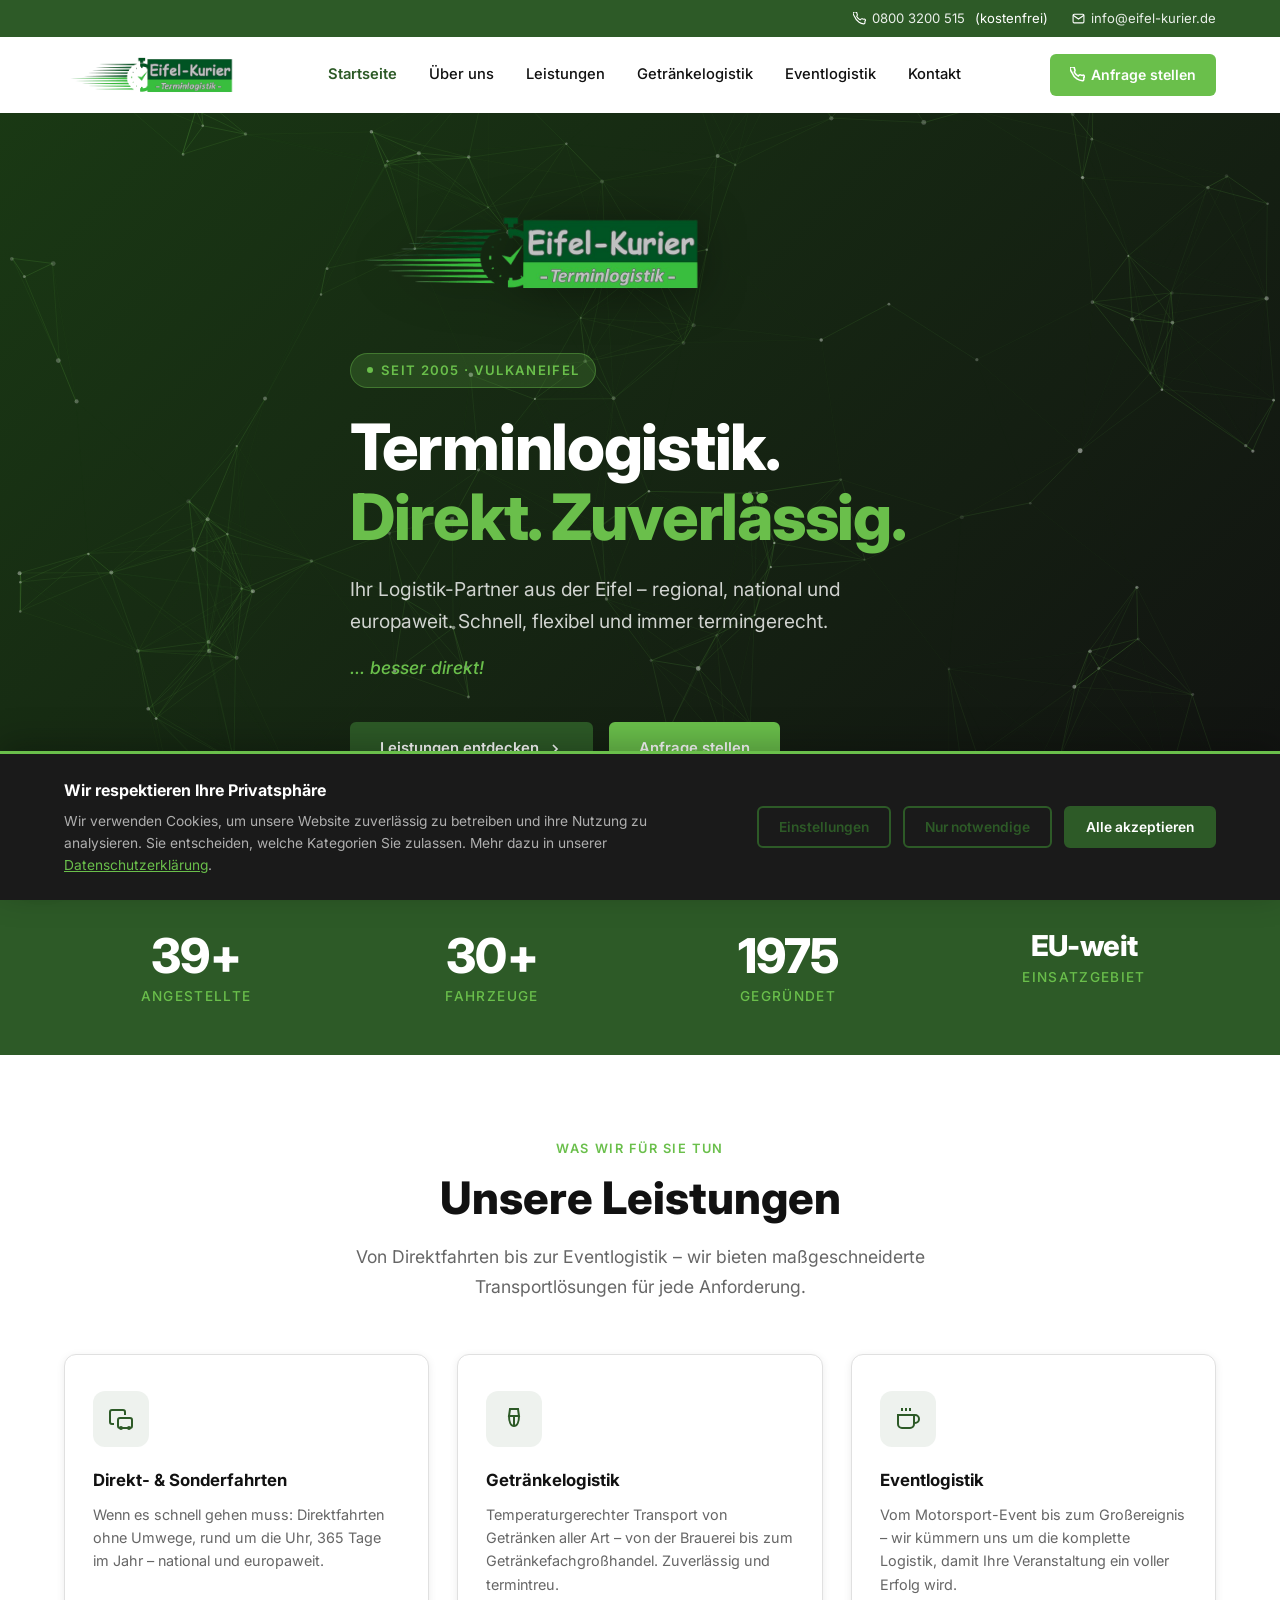
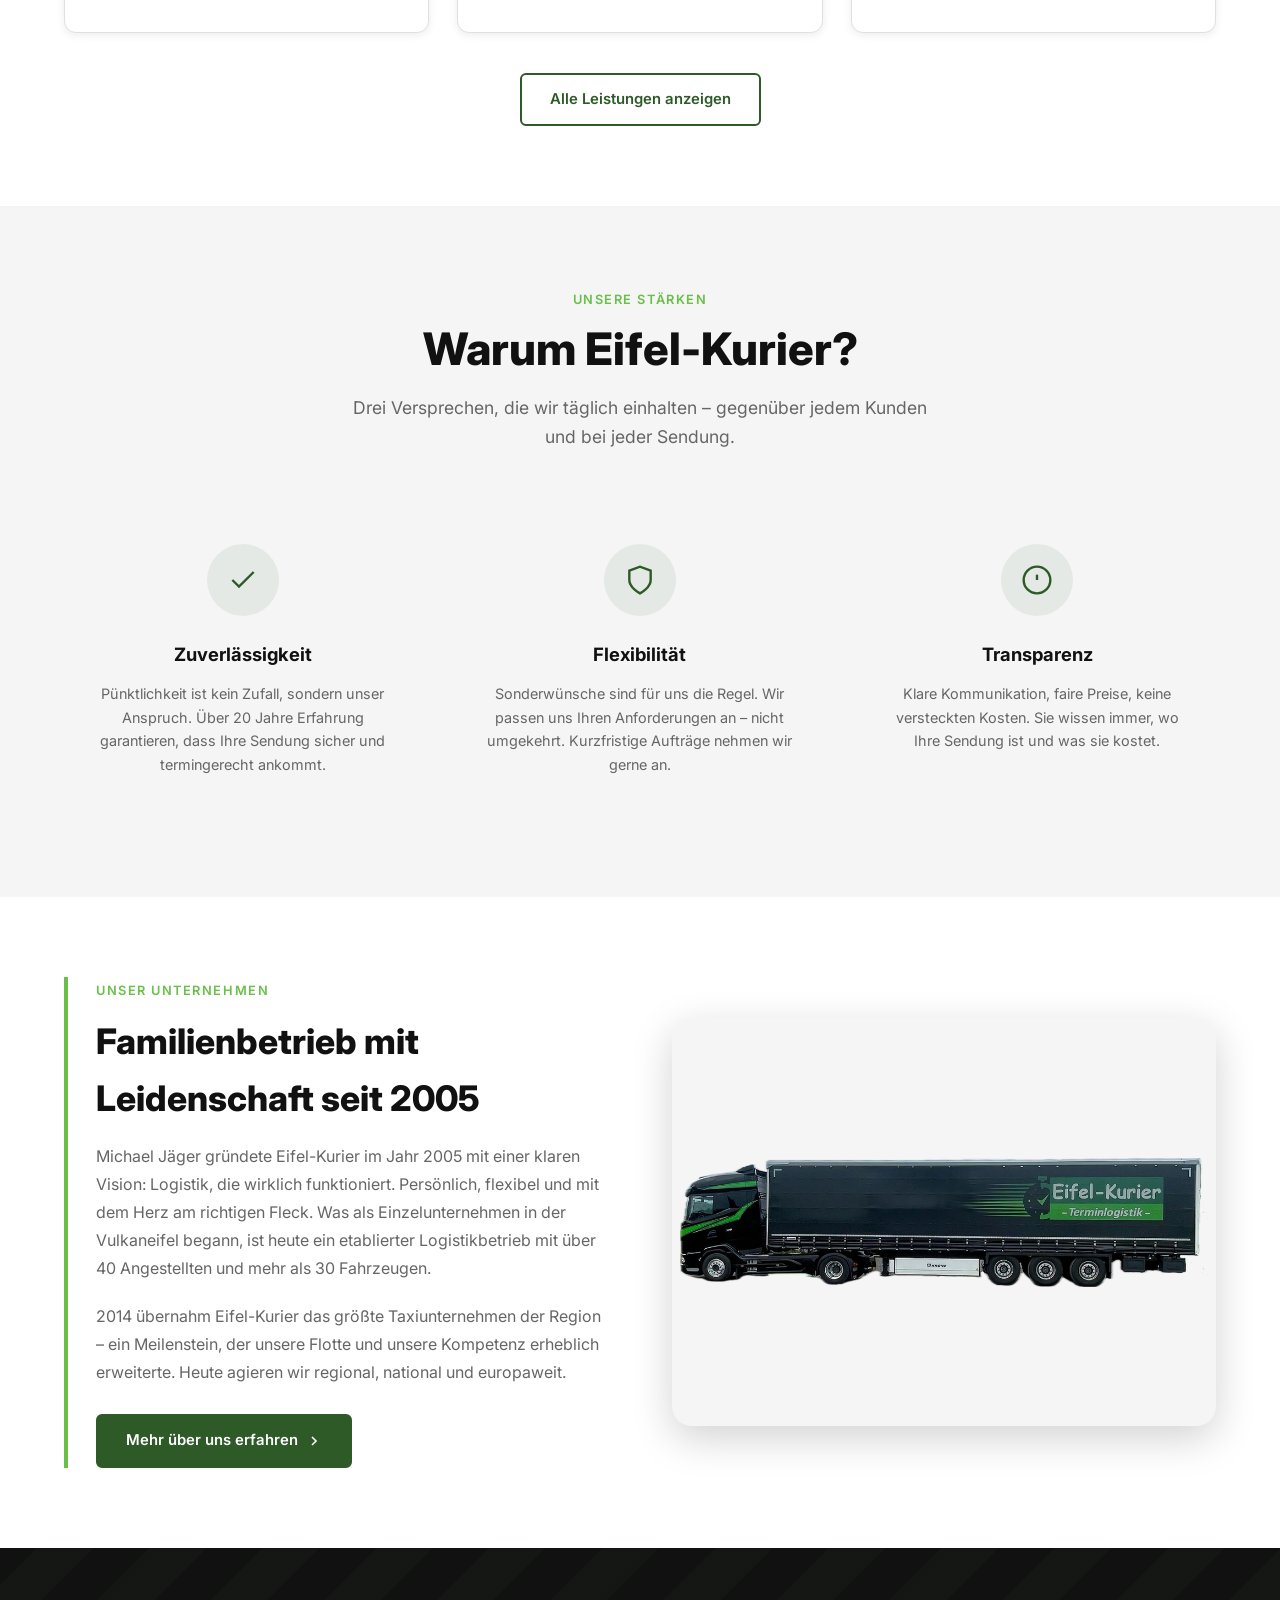
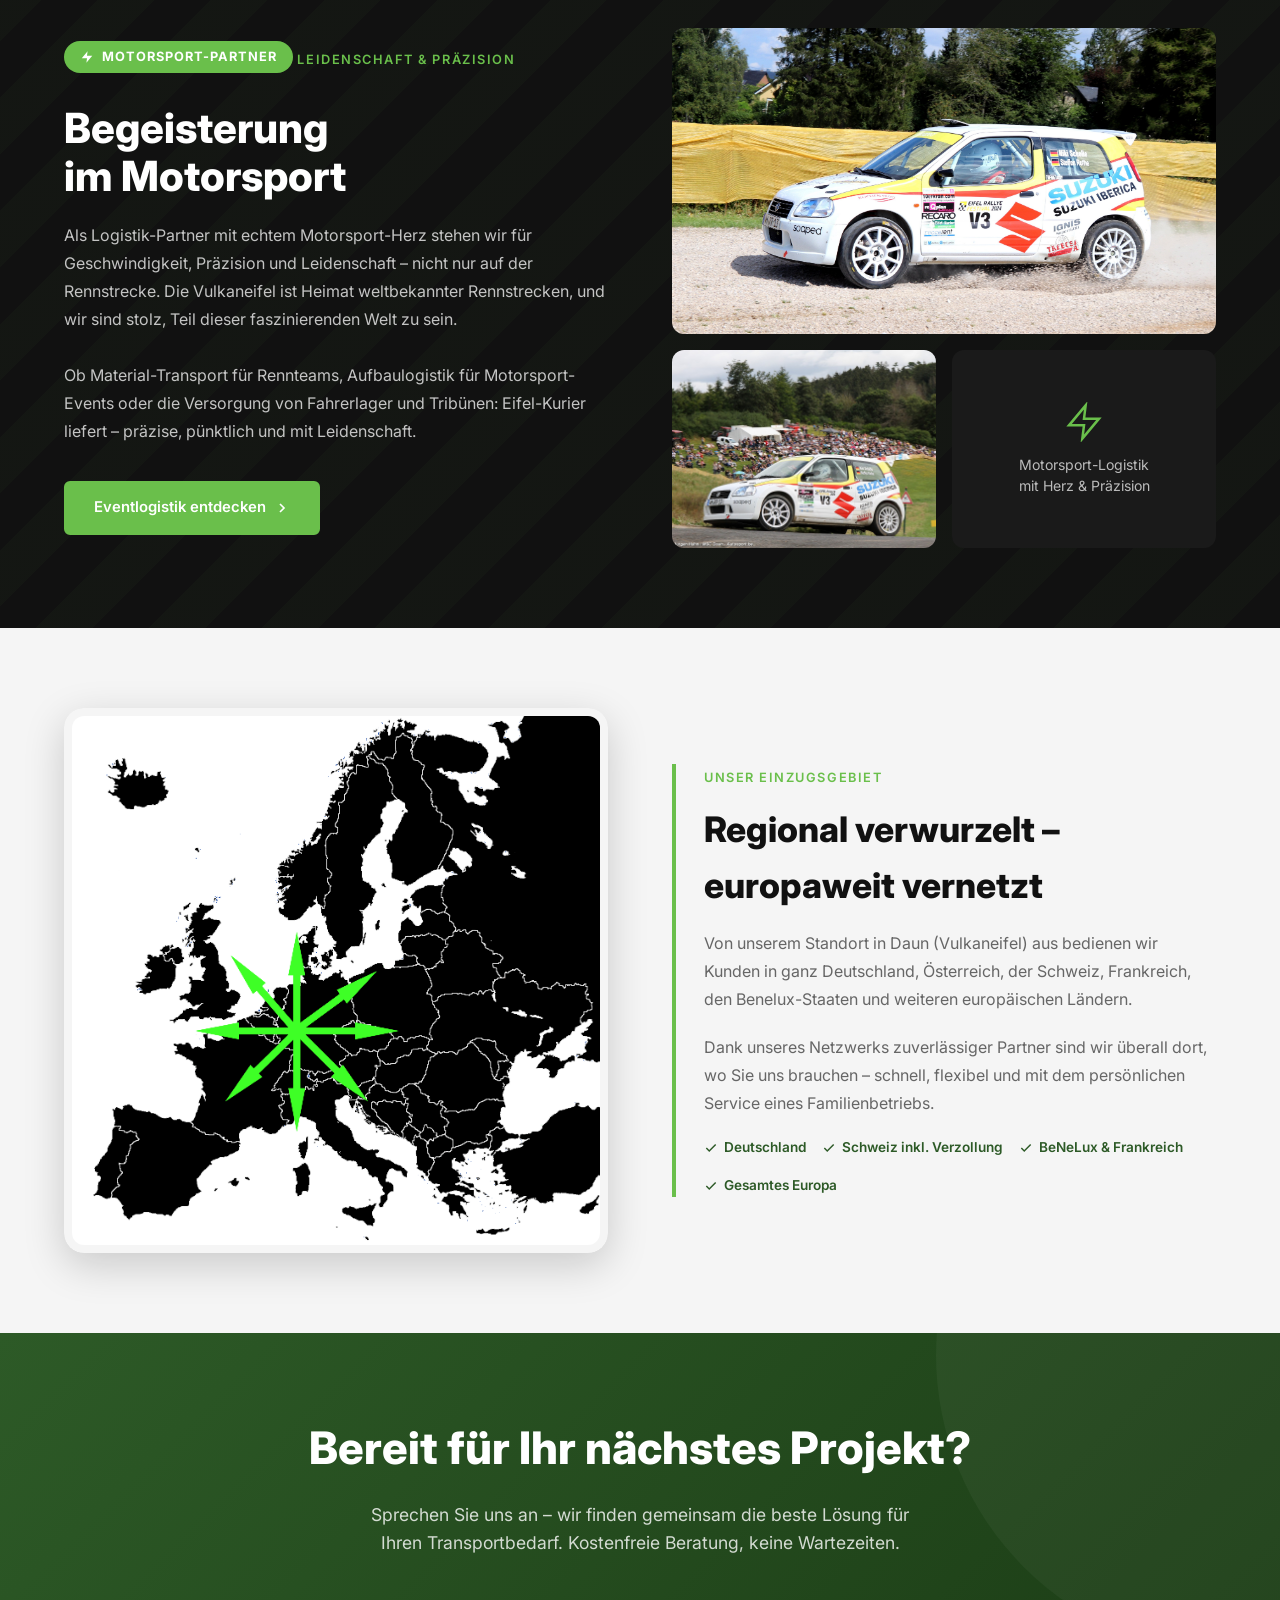
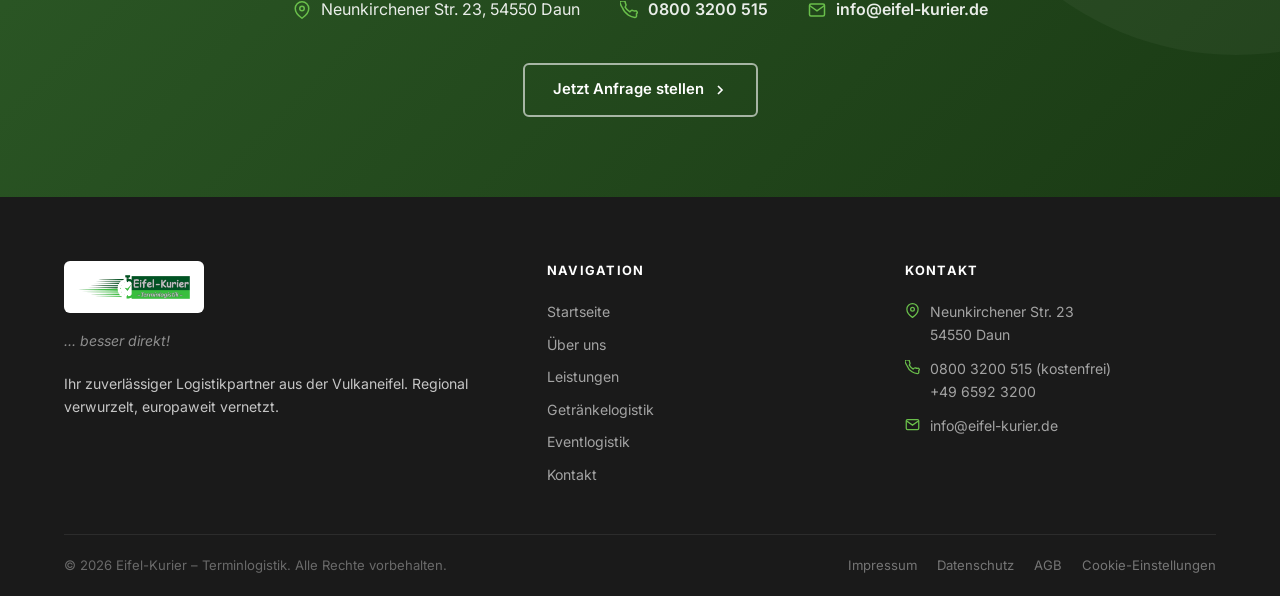
<file: Website/index.html>
﻿<!DOCTYPE html>
<html lang="de">
<head>
  <meta charset="UTF-8">
  <meta name="viewport" content="width=device-width, initial-scale=1.0">
  <title>Eifel-Kurier – Terminlogistik. Direkt. Zuverlässig.</title>
  <meta name="description" content="Eifel-Kurier – Ihr regionaler Logistikpartner aus Daun in der Vulkaneifel. Direktfahrten, Getränkelogistik, Eventlogistik und Spezialtransporte. ... besser direkt!">
  <link rel="canonical" href="https://www.eifel-kurier.de/">
  <link rel="icon" type="image/png" href="images/favicon-32.png">
  <link rel="apple-touch-icon" href="images/apple-touch-icon.png">
  <meta property="og:type" content="website">
  <meta property="og:site_name" content="Eifel-Kurier">
  <meta property="og:locale" content="de_DE">
  <meta property="og:title" content="Eifel-Kurier – Terminlogistik. Direkt. Zuverlässig.">
  <meta property="og:description" content="Ihr regionaler Logistikpartner aus Daun in der Vulkaneifel. Direktfahrten, Getränkelogistik, Eventlogistik und Spezialtransporte.">
  <meta property="og:image" content="https://www.eifel-kurier.de/images/logo.png">
  <meta property="og:url" content="https://www.eifel-kurier.de/">
  <meta name="twitter:card" content="summary_large_image">
  <link rel="preconnect" href="https://fonts.googleapis.com">
  <link rel="preconnect" href="https://fonts.gstatic.com" crossorigin>
  <link href="https://fonts.googleapis.com/css2?family=Inter:wght@400;500;600;700;800&display=swap" rel="stylesheet">
  <link rel="stylesheet" href="css/main.css">
  <link rel="stylesheet" href="css/nav.css">
  <link rel="stylesheet" href="css/hero.css">
  <link rel="stylesheet" href="css/components.css">
  <link rel="stylesheet" href="css/animations.css">
  <link rel="stylesheet" href="css/cookie-consent.css">
</head>
<body>

<!-- Top-Bar -->
<div class="topbar">
  <div class="container">
    <div class="topbar-item">
      <svg width="13" height="13" viewBox="0 0 24 24" fill="none" stroke="currentColor" stroke-width="2"><path d="M22 16.92v3a2 2 0 01-2.18 2 19.79 19.79 0 01-8.63-3.07A19.5 19.5 0 013.07 8.81 19.79 19.79 0 01.06 2.18 2 2 0 012.04 0h3a2 2 0 012 1.72c.12 1.01.42 2 .88 2.92a2 2 0 01-.45 2.11L6.91 8.25a16 16 0 006.29 6.29l1.5-1.5a2 2 0 012.11-.45c.92.46 1.91.76 2.92.88A2 2 0 0122 16.92z"/></svg>
      <a href="tel:08003200515">0800 3200 515</a>&nbsp;(kostenfrei)
    </div>
    <div class="topbar-item">
      <svg width="13" height="13" viewBox="0 0 24 24" fill="none" stroke="currentColor" stroke-width="2"><path d="M4 4h16c1.1 0 2 .9 2 2v12c0 1.1-.9 2-2 2H4c-1.1 0-2-.9-2-2V6c0-1.1.9-2 2-2z"/><polyline points="22,6 12,13 2,6"/></svg>
      <a href="mailto:info@eifel-kurier.de">info@eifel-kurier.de</a>
    </div>
  </div>
</div>

<!-- Header -->
<header class="site-header" style="top:37px">
  <div class="container header-inner">
    <a href="index.html" class="nav-logo" aria-label="Eifel-Kurier Startseite">
      <img src="images/logo.png" alt="Eifel-Kurier Logo" width="140" height="46">
    </a>

    <nav class="nav-menu" aria-label="Hauptnavigation">
      <a href="index.html" class="active">Startseite</a>
      <a href="pages/ueber-uns.html">Über uns</a>
      <a href="pages/leistungen.html">Leistungen</a>
      <a href="pages/getraenkelogistik.html">Getränkelogistik</a>
      <a href="pages/eventlogistik.html">Eventlogistik</a>
      <a href="pages/kontakt.html">Kontakt</a>
    </nav>

    <a href="pages/kontakt.html" class="nav-cta">
      <svg width="15" height="15" viewBox="0 0 24 24" fill="none" stroke="currentColor" stroke-width="2.5"><path d="M22 16.92v3a2 2 0 01-2.18 2 19.79 19.79 0 01-8.63-3.07A19.5 19.5 0 013.07 8.81 19.79 19.79 0 01.06 2.18 2 2 0 012.04 0h3a2 2 0 012 1.72c.12 1.01.42 2 .88 2.92a2 2 0 01-.45 2.11L6.91 8.25a16 16 0 006.29 6.29l1.5-1.5a2 2 0 012.11-.45c.92.46 1.91.76 2.92.88A2 2 0 0122 16.92z"/></svg>
      Anfrage stellen
    </a>

    <button class="hamburger" id="hamburger" aria-label="Menü öffnen" aria-expanded="false">
      <span></span><span></span><span></span>
    </button>
  </div>
</header>

<!-- Mobile-Overlay -->
<div class="mobile-overlay" id="mobileOverlay"></div>

<!-- Mobile-Menü -->
<nav class="mobile-menu" id="mobileMenu" aria-label="Mobile Navigation">
  <button class="mobile-menu-close" aria-label="Menü schließen">
    <svg width="20" height="20" viewBox="0 0 24 24" fill="none" stroke="currentColor" stroke-width="2.5"><line x1="18" y1="6" x2="6" y2="18"/><line x1="6" y1="6" x2="18" y2="18"/></svg>
  </button>
  <a href="index.html" class="active">Startseite</a>
  <a href="pages/ueber-uns.html">Über uns</a>
  <a href="pages/leistungen.html">Leistungen</a>
  <a href="pages/getraenkelogistik.html">Getränkelogistik</a>
  <a href="pages/eventlogistik.html">Eventlogistik</a>
  <a href="pages/kontakt.html">Kontakt</a>
  <a href="pages/kontakt.html" class="nav-cta">Anfrage stellen</a>
</nav>

<!-- ═══════════════════════════════════════════════════════════
     HERO
     ═══════════════════════════════════════════════════════════ -->
<section class="hero" style="padding-top:76px">
  <canvas class="hero-canvas" id="heroCanvas" aria-hidden="true"></canvas>

  <div class="container">
    <div class="hero-content">
      <div class="hero-logo-wrap">
        <img src="images/logo.png"
             alt="Eifel-Kurier"
             class="hero-logo"
             width="320" height="106"
             loading="eager">
      </div>

      <div class="hero-badge">
        <span>Seit 2005 · Vulkaneifel</span>
      </div>

      <h1>Terminlogistik.<br><span class="accent">Direkt. Zuverlässig.</span></h1>

      <p class="hero-sub">
        Ihr Logistik-Partner aus der Eifel – regional, national und europaweit.
        Schnell, flexibel und immer termingerecht.
      </p>

      <p class="hero-slogan">... besser direkt!</p>

      <div class="hero-btns">
        <a href="pages/leistungen.html" class="btn btn-primary">
          Leistungen entdecken
          <svg width="16" height="16" viewBox="0 0 24 24" fill="none" stroke="currentColor" stroke-width="2.5"><polyline points="9 18 15 12 9 6"/></svg>
        </a>
        <a href="pages/kontakt.html" class="btn btn-light">
          Anfrage stellen
        </a>
      </div>

    </div>
  </div>

  <div class="hero-scroll-hint" aria-hidden="true">
    <span>Mehr entdecken</span>
    <svg width="20" height="20" viewBox="0 0 24 24" fill="none" stroke="currentColor" stroke-width="2"><polyline points="6 9 12 15 18 9"/></svg>
  </div>
</section>

<!-- ═══════════════════════════════════════════════════════════
     KENNZAHLEN-LEISTE
     ═══════════════════════════════════════════════════════════ -->
<section class="stats-bar" aria-label="Kennzahlen">
  <div class="container">
    <div class="stats-grid">
      <div class="stat-item stagger-item">
        <span class="stat-number" data-target="40" data-suffix="+">40+</span>
        <span class="stat-label">Angestellte</span>
      </div>
      <div class="stat-item stagger-item">
        <span class="stat-number" data-target="30" data-suffix="+">30+</span>
        <span class="stat-label">Fahrzeuge</span>
      </div>
      <div class="stat-item stagger-item">
        <span class="stat-number" data-target="2005" data-suffix="">2005</span>
        <span class="stat-label">Gegründet</span>
      </div>
      <div class="stat-item stagger-item">
        <span class="stat-number" style="font-size:1.8rem;">EU-weit</span>
        <span class="stat-label">Einsatzgebiet</span>
      </div>
    </div>
  </div>
</section>

<!-- ═══════════════════════════════════════════════════════════
     LEISTUNGS-ÜBERSICHT
     ═══════════════════════════════════════════════════════════ -->
<section class="section" id="leistungen">
  <div class="container">
    <div class="text-center reveal" style="margin-bottom:52px">
      <span class="section-label">Was wir für Sie tun</span>
      <h2 class="section-title">Unsere Leistungen</h2>
      <p class="section-subtitle">Von Direktfahrten bis zur Eventlogistik – wir bieten maßgeschneiderte Transportlösungen für jede Anforderung.</p>
    </div>

    <div class="cards-grid">

      <!-- Direkt- & Sonderfahrten -->
      <div class="service-card stagger-item">
        <div class="service-card-icon">
          <svg width="24" height="24" viewBox="0 0 24 24" fill="none" stroke="currentColor" stroke-width="2"><path d="M5 17H3a2 2 0 01-2-2V5a2 2 0 012-2h11a2 2 0 012 2v3"/><rect x="9" y="11" width="14" height="10" rx="2"/><circle cx="12" cy="21" r="1"/><circle cx="20" cy="21" r="1"/></svg>
        </div>
        <h3>Direkt- &amp; Sonderfahrten</h3>
        <p>Wenn es schnell gehen muss: Direktfahrten ohne Umwege, rund um die Uhr, 365 Tage im Jahr – national und europaweit.</p>
      </div>

      <!-- Getränkelogistik -->
      <div class="service-card stagger-item">
        <div class="service-card-icon">
          <svg width="24" height="24" viewBox="0 0 24 24" fill="none" stroke="currentColor" stroke-width="2"><path d="M8 2h8l1 7H7L8 2z"/><path d="M7 9c0 6 2 10 5 10s5-4 5-10"/><line x1="12" y1="9" x2="12" y2="19"/></svg>
        </div>
        <h3>Getränkelogistik</h3>
        <p>Temperaturgerechter Transport von Getränken aller Art – von der Brauerei bis zum Getränkefachgroßhandel. Zuverlässig und termintreu.</p>
      </div>

      <!-- Eventlogistik -->
      <div class="service-card stagger-item">
        <div class="service-card-icon">
          <svg width="24" height="24" viewBox="0 0 24 24" fill="none" stroke="currentColor" stroke-width="2"><path d="M18 8h1a4 4 0 010 8h-1"/><path d="M2 8h16v9a4 4 0 01-4 4H6a4 4 0 01-4-4V8z"/><line x1="6" y1="1" x2="6" y2="4"/><line x1="10" y1="1" x2="10" y2="4"/><line x1="14" y1="1" x2="14" y2="4"/></svg>
        </div>
        <h3>Eventlogistik</h3>
        <p>Vom Motorsport-Event bis zum Großereignis – wir kümmern uns um die komplette Logistik, damit Ihre Veranstaltung ein voller Erfolg wird.</p>
      </div>

    </div>

    <div class="text-center reveal" style="margin-top:40px">
      <a href="pages/leistungen.html" class="btn btn-outline-dark">Alle Leistungen anzeigen</a>
    </div>
  </div>
</section>

<!-- ═══════════════════════════════════════════════════════════
     WARUM EIFEL-KURIER – 3 SÄULEN
     ═══════════════════════════════════════════════════════════ -->
<section class="section section--gray">
  <div class="container">
    <div class="text-center reveal" style="margin-bottom:52px">
      <span class="section-label">Unsere Stärken</span>
      <h2 class="section-title">Warum Eifel-Kurier?</h2>
      <p class="section-subtitle">Drei Versprechen, die wir täglich einhalten – gegenüber jedem Kunden und bei jeder Sendung.</p>
    </div>

    <div class="values-grid">
      <div class="value-item reveal">
        <div class="value-icon">
          <svg width="32" height="32" viewBox="0 0 24 24" fill="none" stroke="currentColor" stroke-width="1.8"><polyline points="20 6 9 17 4 12"/></svg>
        </div>
        <h3>Zuverlässigkeit</h3>
        <p>Pünktlichkeit ist kein Zufall, sondern unser Anspruch. Über 20 Jahre Erfahrung garantieren, dass Ihre Sendung sicher und termingerecht ankommt.</p>
      </div>

      <div class="value-item reveal">
        <div class="value-icon">
          <svg width="32" height="32" viewBox="0 0 24 24" fill="none" stroke="currentColor" stroke-width="1.8"><path d="M12 22s8-4 8-10V5l-8-3-8 3v7c0 6 8 10 8 10z"/></svg>
        </div>
        <h3>Flexibilität</h3>
        <p>Sonderwünsche sind für uns die Regel. Wir passen uns Ihren Anforderungen an – nicht umgekehrt. Kurzfristige Aufträge nehmen wir gerne an.</p>
      </div>

      <div class="value-item reveal">
        <div class="value-icon">
          <svg width="32" height="32" viewBox="0 0 24 24" fill="none" stroke="currentColor" stroke-width="1.8"><circle cx="12" cy="12" r="10"/><line x1="12" y1="8" x2="12" y2="12"/><line x1="12" y1="16" x2="12.01" y2="16"/></svg>
        </div>
        <h3>Transparenz</h3>
        <p>Klare Kommunikation, faire Preise, keine versteckten Kosten. Sie wissen immer, wo Ihre Sendung ist und was sie kostet.</p>
      </div>
    </div>
  </div>
</section>

<!-- ═══════════════════════════════════════════════════════════
     ÜBER-UNS TEASER
     ═══════════════════════════════════════════════════════════ -->
<section class="section">
  <div class="container">
    <div class="about-teaser">
      <div class="about-teaser-text reveal-left">
        <span class="section-label">Unser Unternehmen</span>
        <h2>Familienbetrieb mit Leidenschaft seit 2005</h2>
        <p>
          Michael Jäger gründete Eifel-Kurier im Jahr 2005 mit einer klaren Vision:
          Logistik, die wirklich funktioniert. Persönlich, flexibel und mit dem
          Herz am richtigen Fleck. Was als Einzelunternehmen in der Vulkaneifel
          begann, ist heute ein etablierter Logistikbetrieb mit über 40 Angestellten
          und mehr als 30 Fahrzeugen.
        </p>
        <p>
          2014 übernahm Eifel-Kurier das größte Taxiunternehmen der Region – ein
          Meilenstein, der unsere Flotte und unsere Kompetenz erheblich erweiterte.
          Heute agieren wir regional, national und europaweit.
        </p>
        <a href="pages/ueber-uns.html" class="btn btn-primary" style="margin-top:8px">
          Mehr über uns erfahren
          <svg width="16" height="16" viewBox="0 0 24 24" fill="none" stroke="currentColor" stroke-width="2.5"><polyline points="9 18 15 12 9 6"/></svg>
        </a>
      </div>

      <div class="about-teaser-image reveal-right">
        <img src="images/lkw-seitlich.png"
             alt="Eifel-Kurier Fahrzeugflotte – moderner LKW"
             width="600" height="450"
             loading="lazy">
      </div>
    </div>
  </div>
</section>

<!-- ═══════════════════════════════════════════════════════════
     MOTORSPORT-SEKTION
     ═══════════════════════════════════════════════════════════ -->
<section class="motorsport-section">
  <div class="container">
    <div class="motorsport-inner">

      <div class="motorsport-text reveal-left">
        <div class="motorsport-badge">
          <svg width="14" height="14" viewBox="0 0 24 24" fill="currentColor"><path d="M13 2L3 14h9l-1 8 10-12h-9l1-8z"/></svg>
          Motorsport-Partner
        </div>
        <span class="section-label">Leidenschaft &amp; Präzision</span>
        <h2>Begeisterung<br>im Motorsport</h2>
        <p>
          Als Logistik-Partner mit echtem Motorsport-Herz stehen wir für Geschwindigkeit,
          Präzision und Leidenschaft – nicht nur auf der Rennstrecke. Die Vulkaneifel ist
          Heimat weltbekannter Rennstrecken, und wir sind stolz, Teil dieser faszinierenden
          Welt zu sein.
        </p>
        <p>
          Ob Material-Transport für Rennteams, Aufbaulogistik für Motorsport-Events oder
          die Versorgung von Fahrerlager und Tribünen: Eifel-Kurier liefert – präzise,
          pünktlich und mit Leidenschaft.
        </p>
        <a href="pages/eventlogistik.html" class="btn btn-light" style="margin-top:8px">
          Eventlogistik entdecken
          <svg width="16" height="16" viewBox="0 0 24 24" fill="none" stroke="currentColor" stroke-width="2.5"><polyline points="9 18 15 12 9 6"/></svg>
        </a>
      </div>

      <div class="motorsport-gallery reveal-right">
        <div class="motorsport-gallery-main">
          <img src="images/motorsport.jpg"
               alt="Motorsport-Event – Eifel-Kurier als Logistik-Partner"
               width="800" height="450"
               loading="lazy">
        </div>
        <div class="motorsport-gallery-item">
          <img src="images/motorsport-publikum.jpg"
               alt="Motorsport-Veranstaltung mit Zuschauern"
               width="400" height="300"
               loading="lazy">
        </div>
        <div class="motorsport-gallery-item" style="background:#1a1a1a; display:flex; align-items:center; justify-content:center; flex-direction:column; gap:12px; padding:24px; text-align:center;">
          <svg width="40" height="40" viewBox="0 0 24 24" fill="none" stroke="#6abf4b" stroke-width="1.5"><path d="M13 2L3 14h9l-1 8 10-12h-9l1-8z"/></svg>
          <p style="color:rgba(255,255,255,0.7); font-size:0.88rem; line-height:1.5;">Motorsport-Logistik<br>mit Herz &amp; Präzision</p>
        </div>
      </div>

    </div>
  </div>
</section>

<!-- ═══════════════════════════════════════════════════════════
     LANDKARTE / EINZUGSGEBIET
     ═══════════════════════════════════════════════════════════ -->
<section class="section section--gray">
  <div class="container">
    <div class="about-teaser">
      <div class="about-teaser-image reveal-left" style="aspect-ratio:auto; background:transparent;">
        <img src="images/landkarte-liefergebiet.png"
             alt="Liefergebiet Eifel-Kurier – europaweit"
             width="560" height="420"
             loading="lazy"
             style="border-radius:var(--radius-lg); box-shadow:var(--shadow-lg);">
      </div>
      <div class="about-teaser-text reveal-right">
        <span class="section-label">Unser Einzugsgebiet</span>
        <h2>Regional verwurzelt –<br>europaweit vernetzt</h2>
        <p>
          Von unserem Standort in Daun (Vulkaneifel) aus bedienen wir Kunden in ganz
          Deutschland, Österreich, der Schweiz, Frankreich, den Benelux-Staaten
          und weiteren europäischen Ländern.
        </p>
        <p>
          Dank unseres Netzwerks zuverlässiger Partner sind wir überall dort, wo
          Sie uns brauchen – schnell, flexibel und mit dem persönlichen Service
          eines Familienbetriebs.
        </p>
        <div style="display:flex; gap:16px; flex-wrap:wrap; margin-top:20px;">
          <span style="display:inline-flex; align-items:center; gap:6px; font-size:0.85rem; font-weight:600; color:var(--color-dark-green);">
            <svg width="14" height="14" viewBox="0 0 24 24" fill="none" stroke="currentColor" stroke-width="2.5"><polyline points="20 6 9 17 4 12"/></svg>
            Deutschland
          </span>
          <span style="display:inline-flex; align-items:center; gap:6px; font-size:0.85rem; font-weight:600; color:var(--color-dark-green);">
            <svg width="14" height="14" viewBox="0 0 24 24" fill="none" stroke="currentColor" stroke-width="2.5"><polyline points="20 6 9 17 4 12"/></svg>
            Schweiz inkl. Verzollung
          </span>
          <span style="display:inline-flex; align-items:center; gap:6px; font-size:0.85rem; font-weight:600; color:var(--color-dark-green);">
            <svg width="14" height="14" viewBox="0 0 24 24" fill="none" stroke="currentColor" stroke-width="2.5"><polyline points="20 6 9 17 4 12"/></svg>
            BeNeLux &amp; Frankreich
          </span>
          <span style="display:inline-flex; align-items:center; gap:6px; font-size:0.85rem; font-weight:600; color:var(--color-dark-green);">
            <svg width="14" height="14" viewBox="0 0 24 24" fill="none" stroke="currentColor" stroke-width="2.5"><polyline points="20 6 9 17 4 12"/></svg>
            Gesamtes Europa
          </span>
        </div>
      </div>
    </div>
  </div>
</section>

<!-- ═══════════════════════════════════════════════════════════
     CTA-SEKTION
     ═══════════════════════════════════════════════════════════ -->
<section class="cta-section" aria-labelledby="cta-heading">
  <div class="container">
    <div class="reveal">
      <h2 id="cta-heading">Bereit für Ihr nächstes Projekt?</h2>
      <p>Sprechen Sie uns an – wir finden gemeinsam die beste Lösung für Ihren Transportbedarf. Kostenfreie Beratung, keine Wartezeiten.</p>
    </div>

    <div class="cta-contacts reveal">
      <div class="cta-contact-item">
        <svg width="18" height="18" viewBox="0 0 24 24" fill="none" stroke="currentColor" stroke-width="2"><path d="M21 10c0 7-9 13-9 13s-9-6-9-13a9 9 0 0118 0z"/><circle cx="12" cy="10" r="3"/></svg>
        <span>Neunkirchener Str. 23, 54550 Daun</span>
      </div>
      <div class="cta-contact-item">
        <svg width="18" height="18" viewBox="0 0 24 24" fill="none" stroke="currentColor" stroke-width="2"><path d="M22 16.92v3a2 2 0 01-2.18 2 19.79 19.79 0 01-8.63-3.07A19.5 19.5 0 013.07 8.81 19.79 19.79 0 01.06 2.18 2 2 0 012.04 0h3a2 2 0 012 1.72c.12 1.01.42 2 .88 2.92a2 2 0 01-.45 2.11L6.91 8.25a16 16 0 006.29 6.29l1.5-1.5a2 2 0 012.11-.45c.92.46 1.91.76 2.92.88A2 2 0 0122 16.92z"/></svg>
        <a href="tel:08003200515">0800 3200 515</a>
      </div>
      <div class="cta-contact-item">
        <svg width="18" height="18" viewBox="0 0 24 24" fill="none" stroke="currentColor" stroke-width="2"><path d="M4 4h16c1.1 0 2 .9 2 2v12c0 1.1-.9 2-2 2H4c-1.1 0-2-.9-2-2V6c0-1.1.9-2 2-2z"/><polyline points="22,6 12,13 2,6"/></svg>
        <a href="mailto:info@eifel-kurier.de">info@eifel-kurier.de</a>
      </div>
    </div>

    <div class="reveal">
      <a href="pages/kontakt.html" class="btn btn-outline">
        Jetzt Anfrage stellen
        <svg width="16" height="16" viewBox="0 0 24 24" fill="none" stroke="currentColor" stroke-width="2.5"><polyline points="9 18 15 12 9 6"/></svg>
      </a>
    </div>
  </div>
</section>

<!-- ═══════════════════════════════════════════════════════════
     FOOTER
     ═══════════════════════════════════════════════════════════ -->
<footer class="site-footer" aria-label="Footer">
  <div class="container">
    <div class="footer-grid">

      <div class="footer-brand">
        <img src="images/logo.png" alt="Eifel-Kurier Logo" width="140" height="46" loading="lazy">
        <p class="footer-slogan">... besser direkt!</p>
        <p>Ihr zuverlässiger Logistikpartner aus der Vulkaneifel. Regional verwurzelt, europaweit vernetzt.</p>
      </div>

      <div class="footer-col">
        <h4>Navigation</h4>
        <nav class="footer-links" aria-label="Footer-Navigation">
          <a href="index.html">Startseite</a>
          <a href="pages/ueber-uns.html">Über uns</a>
          <a href="pages/leistungen.html">Leistungen</a>
          <a href="pages/getraenkelogistik.html">Getränkelogistik</a>
          <a href="pages/eventlogistik.html">Eventlogistik</a>
          <a href="pages/kontakt.html">Kontakt</a>
        </nav>
      </div>

      <div class="footer-col">
        <h4>Kontakt</h4>
        <div class="footer-contact-item">
          <svg width="15" height="15" viewBox="0 0 24 24" fill="none" stroke="currentColor" stroke-width="2"><path d="M21 10c0 7-9 13-9 13s-9-6-9-13a9 9 0 0118 0z"/><circle cx="12" cy="10" r="3"/></svg>
          <span>Neunkirchener Str. 23<br>54550 Daun</span>
        </div>
        <div class="footer-contact-item">
          <svg width="15" height="15" viewBox="0 0 24 24" fill="none" stroke="currentColor" stroke-width="2"><path d="M22 16.92v3a2 2 0 01-2.18 2 19.79 19.79 0 01-8.63-3.07A19.5 19.5 0 013.07 8.81 19.79 19.79 0 01.06 2.18 2 2 0 012.04 0h3a2 2 0 012 1.72c.12 1.01.42 2 .88 2.92a2 2 0 01-.45 2.11L6.91 8.25a16 16 0 006.29 6.29l1.5-1.5a2 2 0 012.11-.45c.92.46 1.91.76 2.92.88A2 2 0 0122 16.92z"/></svg>
          <div>
            <a href="tel:08003200515">0800 3200 515</a> (kostenfrei)<br>
            <a href="tel:+4965923200">+49 6592 3200</a>
          </div>
        </div>
        <div class="footer-contact-item">
          <svg width="15" height="15" viewBox="0 0 24 24" fill="none" stroke="currentColor" stroke-width="2"><path d="M4 4h16c1.1 0 2 .9 2 2v12c0 1.1-.9 2-2 2H4c-1.1 0-2-.9-2-2V6c0-1.1.9-2 2-2z"/><polyline points="22,6 12,13 2,6"/></svg>
          <a href="mailto:info@eifel-kurier.de">info@eifel-kurier.de</a>
        </div>
      </div>

    </div>

    <div class="footer-bottom">
      <span>&copy; 2026 Eifel-Kurier – Terminlogistik. Alle Rechte vorbehalten.</span>
      <div class="footer-bottom-links">
        <a href="pages/impressum.html">Impressum</a>
        <a href="pages/datenschutz.html">Datenschutz</a>
        <a href="pages/agb.html">AGB</a>
        <a href="#" class="cookie-settings-link">Cookie-Einstellungen</a>
      </div>
    </div>
  </div>
</footer>

<script src="js/nav.js"></script>
<script src="js/animations.js"></script>
<script src="js/hero.js"></script>
<script src="js/cookie-consent.js"></script>
</body>
</html>
</file>
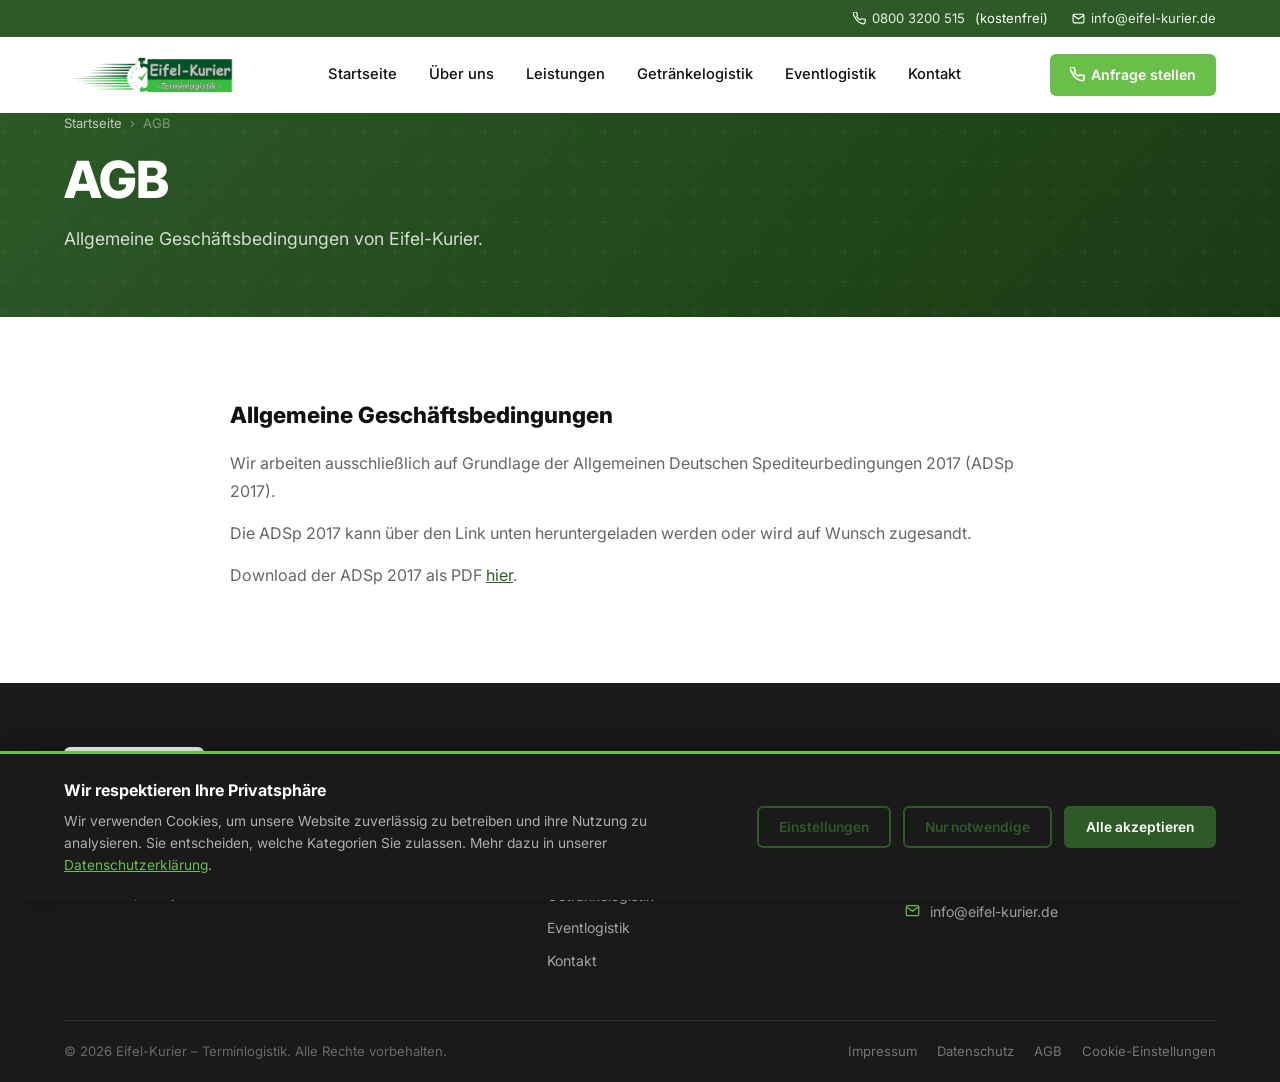
<file: Website/pages/agb.html>
<!DOCTYPE html>
<html lang="de">
<head>
  <meta charset="UTF-8">
  <meta name="viewport" content="width=device-width, initial-scale=1.0">
  <title>AGB – Eifel-Kurier</title>
  <meta name="description" content="Allgemeine Geschäftsbedingungen von Eifel-Kurier: Wir arbeiten auf Grundlage der Allgemeinen Deutschen Spediteurbedingungen 2017 (ADSp 2017).">
  <meta name="robots" content="noindex, follow">
  <link rel="canonical" href="https://www.eifel-kurier.de/pages/agb.html">
  <link rel="icon" type="image/png" href="../images/favicon-32.png">
  <link rel="apple-touch-icon" href="../images/apple-touch-icon.png">
  <link rel="preconnect" href="https://fonts.googleapis.com">
  <link rel="preconnect" href="https://fonts.gstatic.com" crossorigin>
  <link href="https://fonts.googleapis.com/css2?family=Inter:wght@400;500;600;700;800&display=swap" rel="stylesheet">
  <link rel="stylesheet" href="../css/main.css">
  <link rel="stylesheet" href="../css/nav.css">
  <link rel="stylesheet" href="../css/hero.css">
  <link rel="stylesheet" href="../css/components.css">
  <link rel="stylesheet" href="../css/animations.css">
  <link rel="stylesheet" href="../css/pages.css">
  <link rel="stylesheet" href="../css/cookie-consent.css">
</head>
<body>

<!-- Top-Bar -->
<div class="topbar">
  <div class="container">
    <div class="topbar-item">
      <svg width="13" height="13" viewBox="0 0 24 24" fill="none" stroke="currentColor" stroke-width="2"><path d="M22 16.92v3a2 2 0 01-2.18 2 19.79 19.79 0 01-8.63-3.07A19.5 19.5 0 013.07 8.81 19.79 19.79 0 01.06 2.18 2 2 0 012.04 0h3a2 2 0 012 1.72c.12 1.01.42 2 .88 2.92a2 2 0 01-.45 2.11L6.91 8.25a16 16 0 006.29 6.29l1.5-1.5a2 2 0 012.11-.45c.92.46 1.91.76 2.92.88A2 2 0 0122 16.92z"/></svg>
      <a href="tel:08003200515">0800 3200 515</a>&nbsp;(kostenfrei)
    </div>
    <div class="topbar-item">
      <svg width="13" height="13" viewBox="0 0 24 24" fill="none" stroke="currentColor" stroke-width="2"><path d="M4 4h16c1.1 0 2 .9 2 2v12c0 1.1-.9 2-2 2H4c-1.1 0-2-.9-2-2V6c0-1.1.9-2 2-2z"/><polyline points="22,6 12,13 2,6"/></svg>
      <a href="mailto:info@eifel-kurier.de">info@eifel-kurier.de</a>
    </div>
  </div>
</div>

<!-- Header -->
<header class="site-header" style="top:37px">
  <div class="container header-inner">
    <a href="../index.html" class="nav-logo" aria-label="Eifel-Kurier Startseite">
      <img src="../images/logo.png" alt="Eifel-Kurier Logo" width="140" height="46">
    </a>
    <nav class="nav-menu" aria-label="Hauptnavigation">
      <a href="../index.html">Startseite</a>
      <a href="ueber-uns.html">Über uns</a>
      <a href="leistungen.html">Leistungen</a>
      <a href="getraenkelogistik.html">Getränkelogistik</a>
      <a href="eventlogistik.html">Eventlogistik</a>
      <a href="kontakt.html">Kontakt</a>
    </nav>
    <a href="kontakt.html" class="nav-cta">
      <svg width="15" height="15" viewBox="0 0 24 24" fill="none" stroke="currentColor" stroke-width="2.5"><path d="M22 16.92v3a2 2 0 01-2.18 2 19.79 19.79 0 01-8.63-3.07A19.5 19.5 0 013.07 8.81 19.79 19.79 0 01.06 2.18 2 2 0 012.04 0h3a2 2 0 012 1.72c.12 1.01.42 2 .88 2.92a2 2 0 01-.45 2.11L6.91 8.25a16 16 0 006.29 6.29l1.5-1.5a2 2 0 012.11-.45c.92.46 1.91.76 2.92.88A2 2 0 0122 16.92z"/></svg>
      Anfrage stellen
    </a>
    <button class="hamburger" id="hamburger" aria-label="Menü öffnen" aria-expanded="false">
      <span></span><span></span><span></span>
    </button>
  </div>
</header>

<div class="mobile-overlay" id="mobileOverlay"></div>
<nav class="mobile-menu" id="mobileMenu" aria-label="Mobile Navigation">
  <button class="mobile-menu-close" aria-label="Menü schließen">
    <svg width="20" height="20" viewBox="0 0 24 24" fill="none" stroke="currentColor" stroke-width="2.5"><line x1="18" y1="6" x2="6" y2="18"/><line x1="6" y1="6" x2="18" y2="18"/></svg>
  </button>
  <a href="../index.html">Startseite</a>
  <a href="ueber-uns.html">Über uns</a>
  <a href="leistungen.html">Leistungen</a>
  <a href="getraenkelogistik.html">Getränkelogistik</a>
  <a href="eventlogistik.html">Eventlogistik</a>
  <a href="kontakt.html">Kontakt</a>
  <a href="kontakt.html" class="nav-cta">Anfrage stellen</a>
</nav>

<!-- Page Header -->
<div class="page-header" style="padding-top:76px">
  <div class="container">
    <div class="page-header-breadcrumb">
      <a href="../index.html">Startseite</a>
      <span>›</span>
      <span>AGB</span>
    </div>
    <h1>AGB</h1>
    <p>Allgemeine Geschäftsbedingungen von Eifel-Kurier.</p>
  </div>
</div>

<!-- ═══════════════════════════════════════════════════════════
     AGB-INHALT
     ═══════════════════════════════════════════════════════════ -->
<section class="section">
  <div class="container">
    <div class="legal-content">

      <h2>Allgemeine Geschäftsbedingungen</h2>
      <p>
        Wir arbeiten ausschließlich auf Grundlage der Allgemeinen Deutschen Spediteurbedingungen 2017
        (ADSp 2017).
      </p>
      <p>
        Die ADSp 2017 kann über den Link unten heruntergeladen werden oder wird auf Wunsch zugesandt.
      </p>
      <p>
        Download der ADSp 2017 als PDF
        <a href="https://www.eifel-kurier.de/assets/downloads/adsp2017.pdf" target="_blank" rel="noopener">hier</a>.
      </p>

    </div>
  </div>
</section>

<!-- Footer -->
<footer class="site-footer">
  <div class="container">
    <div class="footer-grid">
      <div class="footer-brand">
        <img src="../images/logo.png" alt="Eifel-Kurier Logo" width="140" height="46" loading="lazy">
        <p class="footer-slogan">... besser direkt!</p>
        <p>Ihr zuverlässiger Logistikpartner aus der Vulkaneifel. Regional verwurzelt, europaweit vernetzt.</p>
      </div>
      <div class="footer-col">
        <h4>Navigation</h4>
        <nav class="footer-links">
          <a href="../index.html">Startseite</a>
          <a href="ueber-uns.html">Über uns</a>
          <a href="leistungen.html">Leistungen</a>
          <a href="getraenkelogistik.html">Getränkelogistik</a>
          <a href="eventlogistik.html">Eventlogistik</a>
          <a href="kontakt.html">Kontakt</a>
        </nav>
      </div>
      <div class="footer-col">
        <h4>Kontakt</h4>
        <div class="footer-contact-item">
          <svg width="15" height="15" viewBox="0 0 24 24" fill="none" stroke="currentColor" stroke-width="2"><path d="M21 10c0 7-9 13-9 13s-9-6-9-13a9 9 0 0118 0z"/><circle cx="12" cy="10" r="3"/></svg>
          <span>Neunkirchener Str. 23<br>54550 Daun</span>
        </div>
        <div class="footer-contact-item">
          <svg width="15" height="15" viewBox="0 0 24 24" fill="none" stroke="currentColor" stroke-width="2"><path d="M22 16.92v3a2 2 0 01-2.18 2 19.79 19.79 0 01-8.63-3.07A19.5 19.5 0 013.07 8.81 19.79 19.79 0 01.06 2.18 2 2 0 012.04 0h3a2 2 0 012 1.72c.12 1.01.42 2 .88 2.92a2 2 0 01-.45 2.11L6.91 8.25a16 16 0 006.29 6.29l1.5-1.5a2 2 0 012.11-.45c.92.46 1.91.76 2.92.88A2 2 0 0122 16.92z"/></svg>
          <div><a href="tel:08003200515">0800 3200 515</a> (kostenfrei)<br><a href="tel:+4965923200">+49 6592 3200</a></div>
        </div>
        <div class="footer-contact-item">
          <svg width="15" height="15" viewBox="0 0 24 24" fill="none" stroke="currentColor" stroke-width="2"><path d="M4 4h16c1.1 0 2 .9 2 2v12c0 1.1-.9 2-2 2H4c-1.1 0-2-.9-2-2V6c0-1.1.9-2 2-2z"/><polyline points="22,6 12,13 2,6"/></svg>
          <a href="mailto:info@eifel-kurier.de">info@eifel-kurier.de</a>
        </div>
      </div>
    </div>
    <div class="footer-bottom">
      <span>&copy; 2026 Eifel-Kurier – Terminlogistik. Alle Rechte vorbehalten.</span>
      <div class="footer-bottom-links">
        <a href="impressum.html">Impressum</a>
        <a href="datenschutz.html">Datenschutz</a>
        <a href="agb.html">AGB</a>
        <a href="#" class="cookie-settings-link">Cookie-Einstellungen</a>
      </div>
    </div>
  </div>
</footer>

<script src="../js/nav.js"></script>
<script src="../js/animations.js"></script>
<script src="../js/cookie-consent.js"></script>
</body>
</html>
</file>
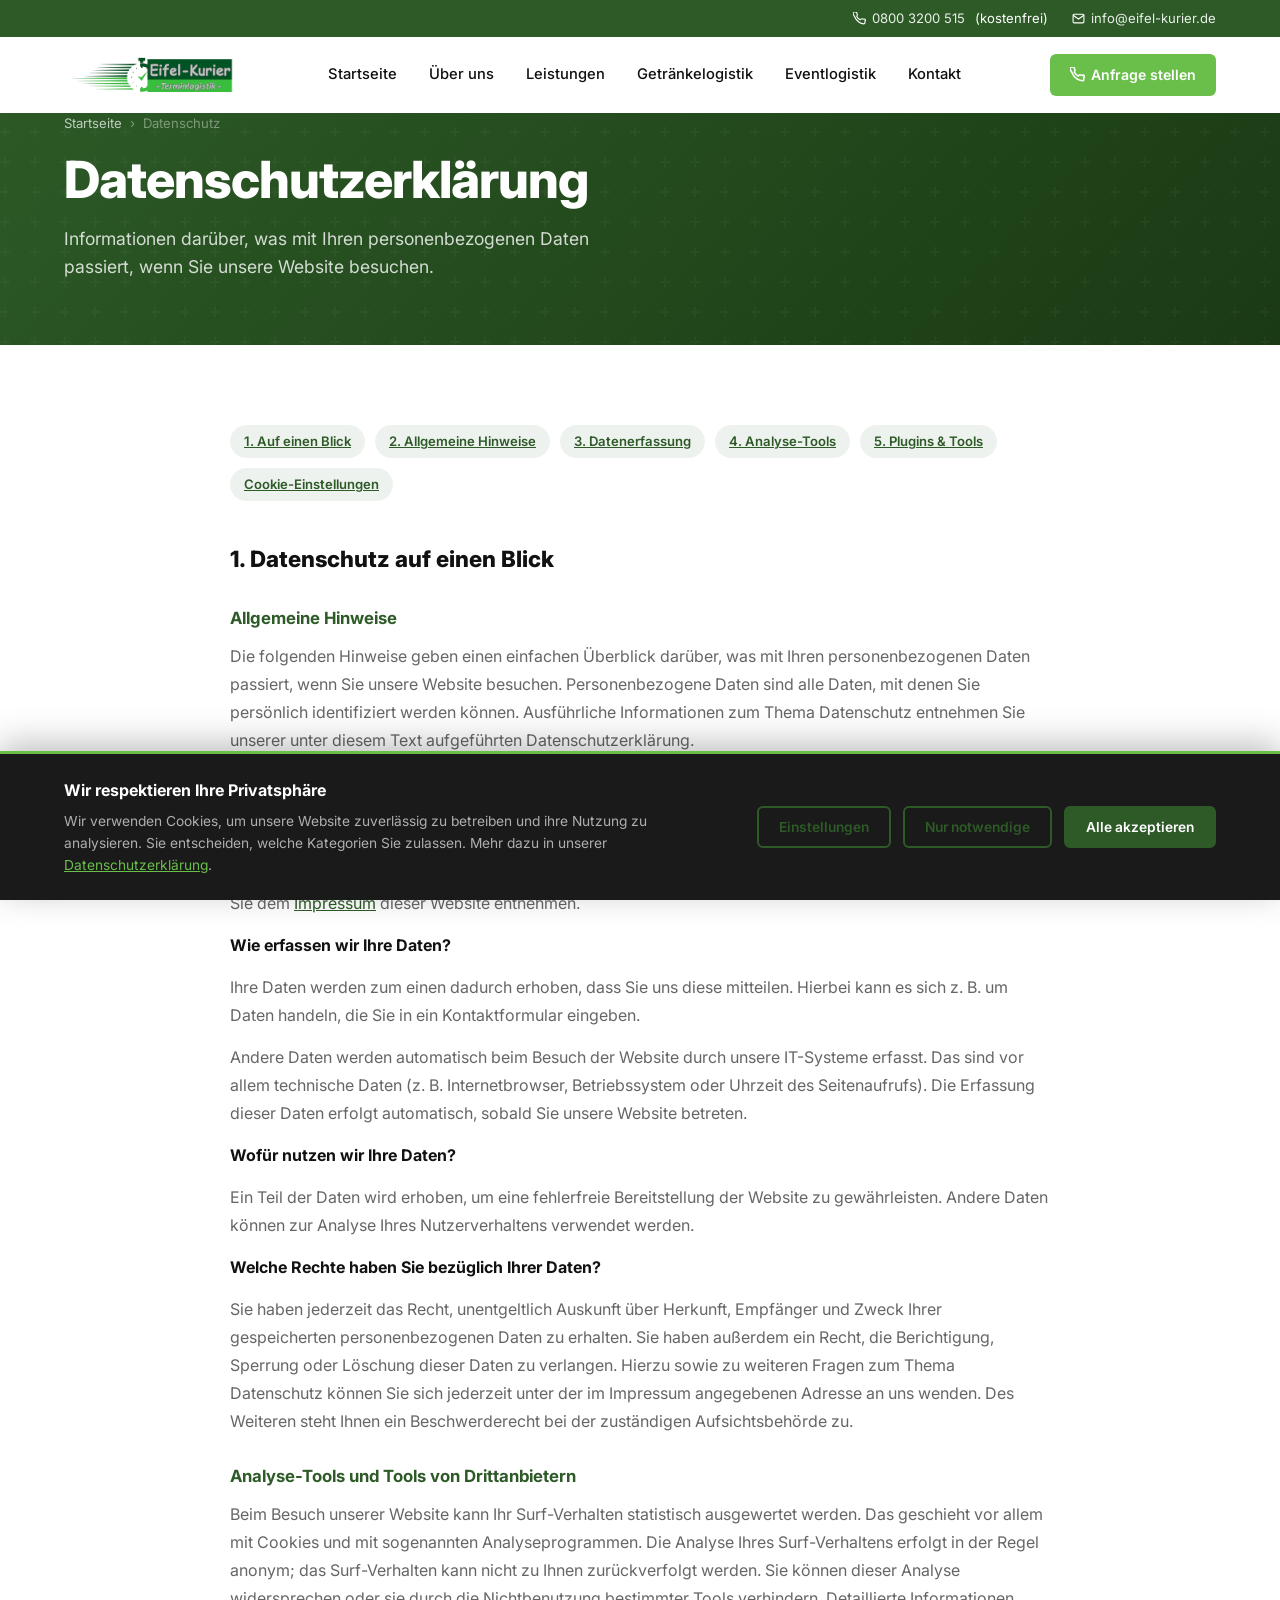
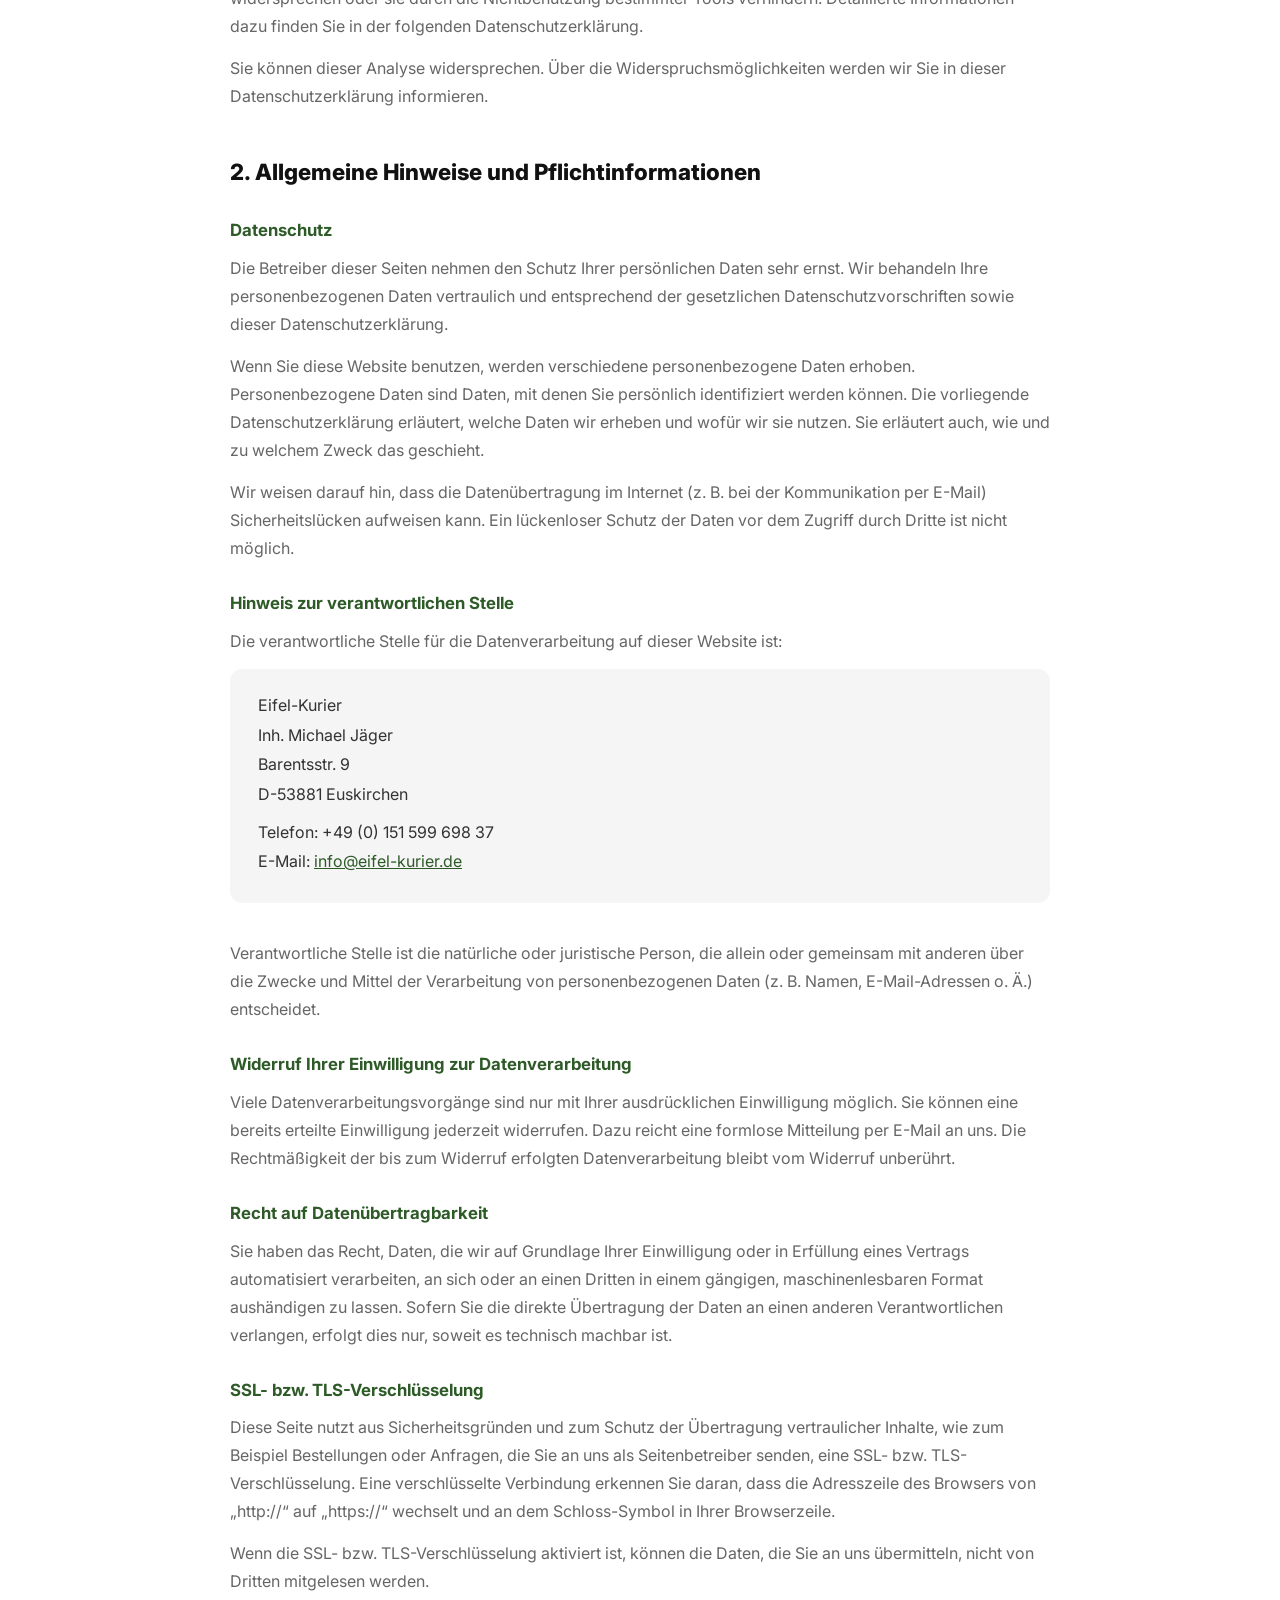
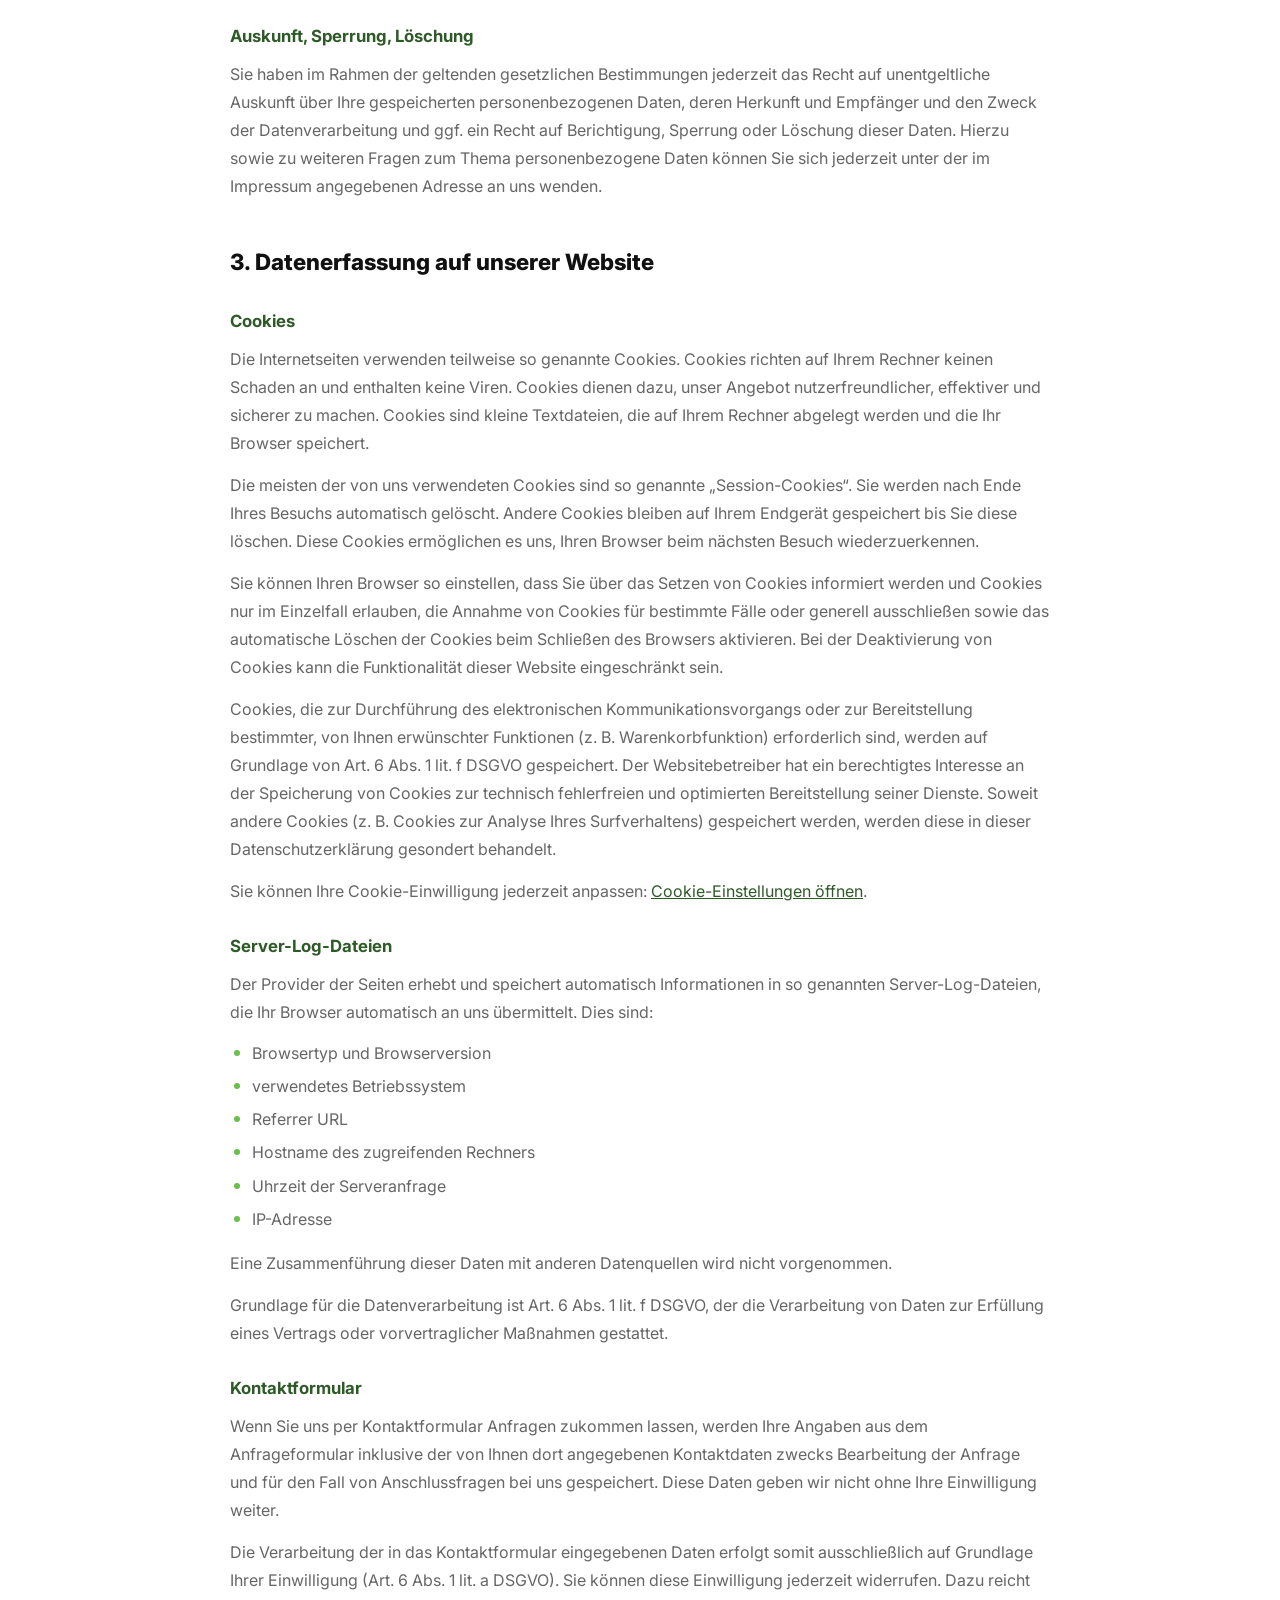
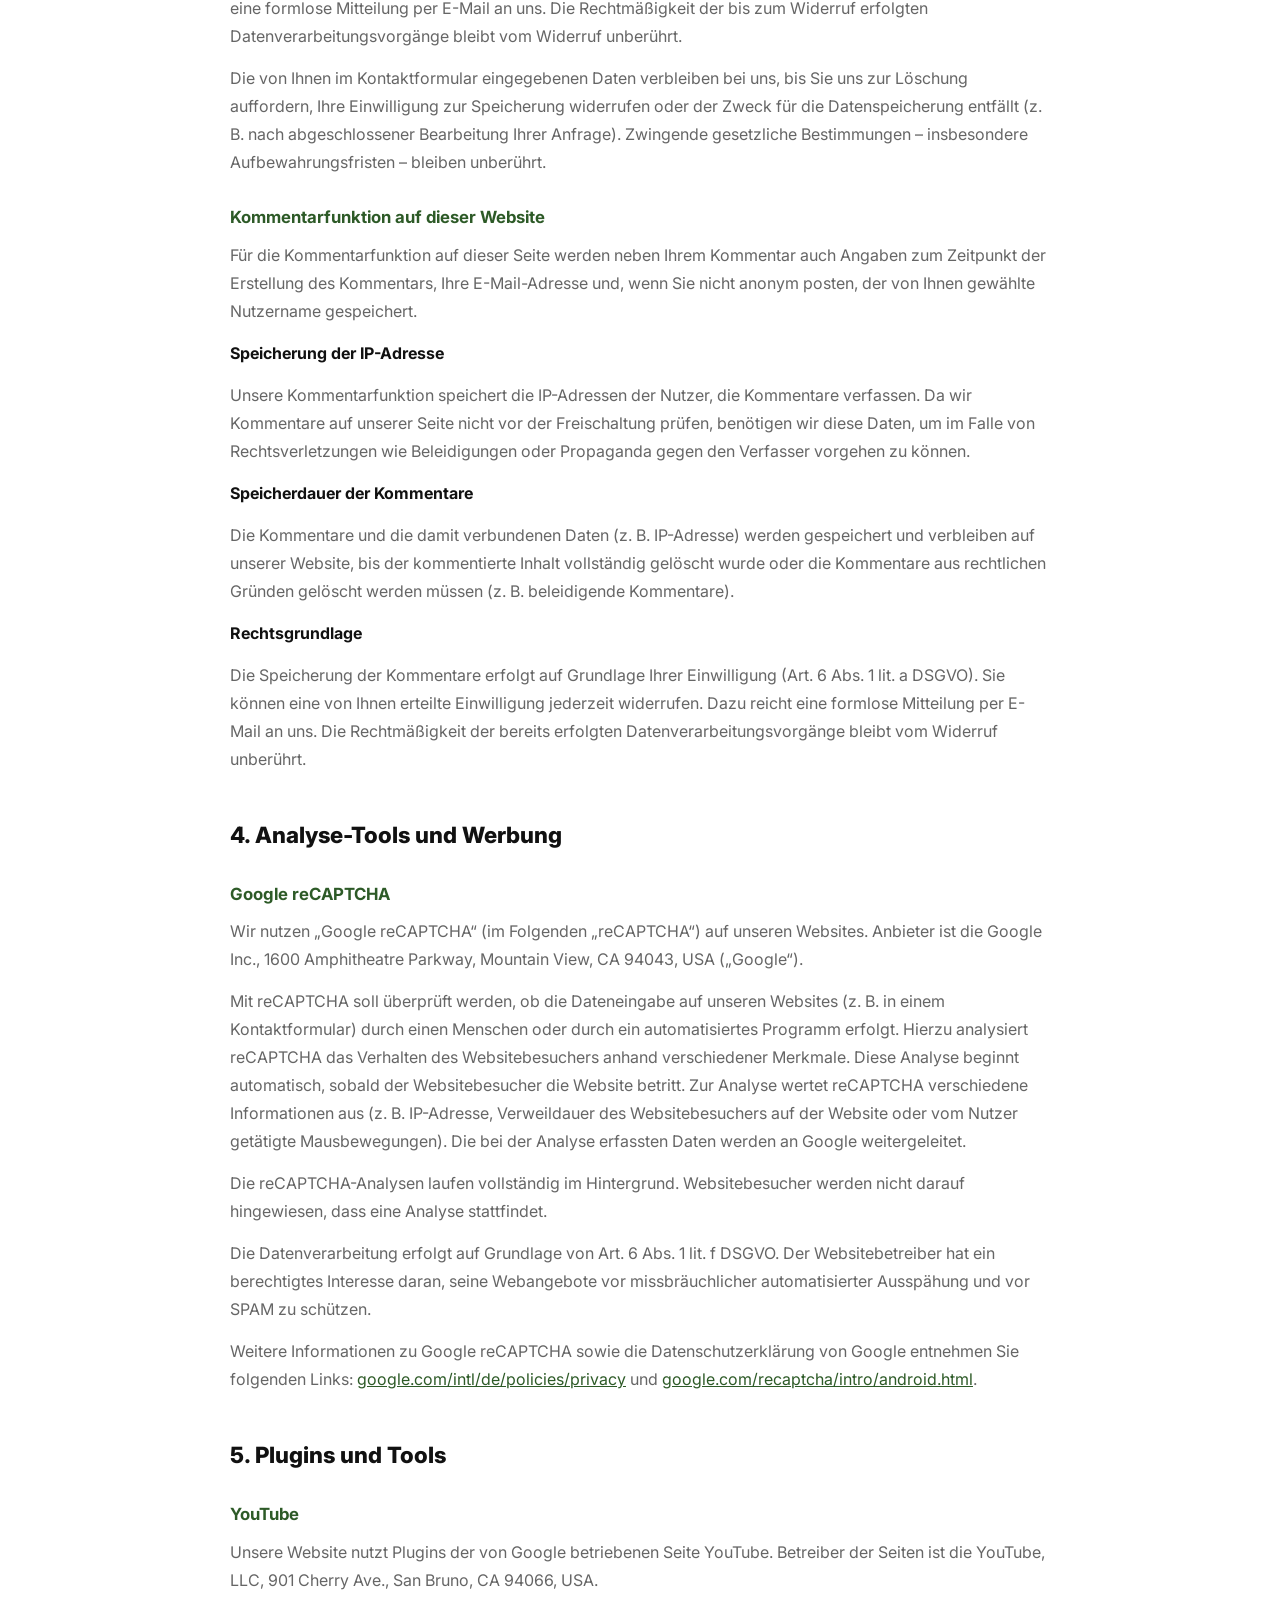
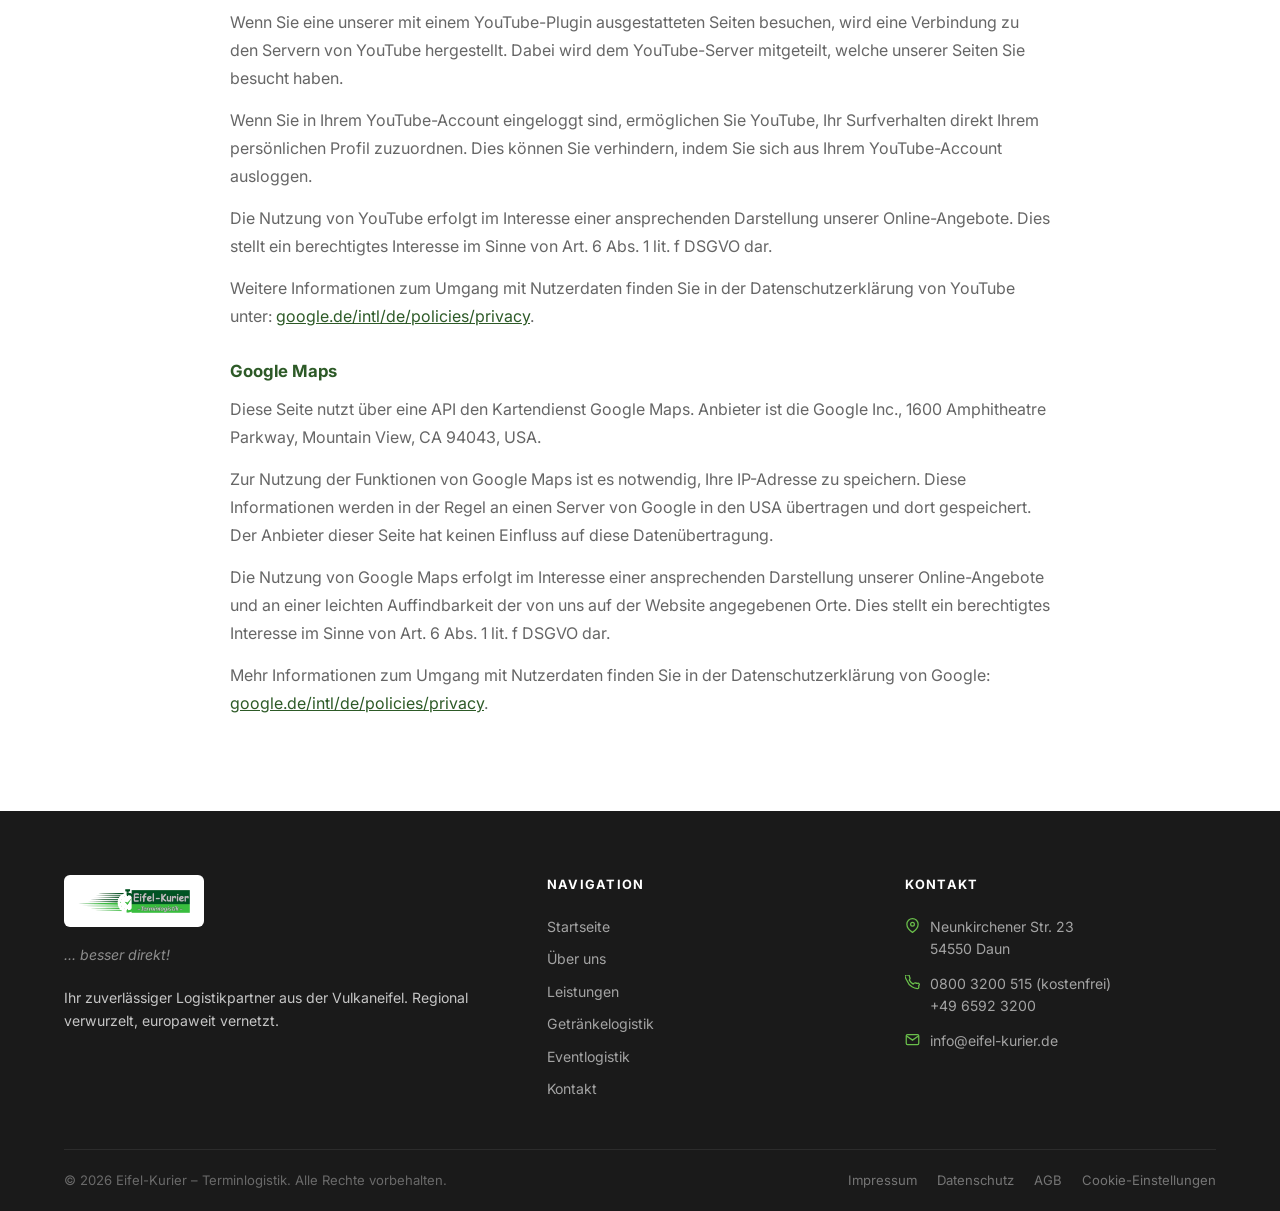
<file: Website/pages/datenschutz.html>
<!DOCTYPE html>
<html lang="de">
<head>
  <meta charset="UTF-8">
  <meta name="viewport" content="width=device-width, initial-scale=1.0">
  <title>Datenschutzerklärung – Eifel-Kurier</title>
  <meta name="description" content="Datenschutzerklärung von Eifel-Kurier: Informationen zur Erhebung, Verarbeitung und Nutzung personenbezogener Daten beim Besuch dieser Website.">
  <meta name="robots" content="noindex, follow">
  <link rel="canonical" href="https://www.eifel-kurier.de/pages/datenschutz.html">
  <link rel="icon" type="image/png" href="../images/favicon-32.png">
  <link rel="apple-touch-icon" href="../images/apple-touch-icon.png">
  <link rel="preconnect" href="https://fonts.googleapis.com">
  <link rel="preconnect" href="https://fonts.gstatic.com" crossorigin>
  <link href="https://fonts.googleapis.com/css2?family=Inter:wght@400;500;600;700;800&display=swap" rel="stylesheet">
  <link rel="stylesheet" href="../css/main.css">
  <link rel="stylesheet" href="../css/nav.css">
  <link rel="stylesheet" href="../css/hero.css">
  <link rel="stylesheet" href="../css/components.css">
  <link rel="stylesheet" href="../css/animations.css">
  <link rel="stylesheet" href="../css/pages.css">
  <link rel="stylesheet" href="../css/cookie-consent.css">
</head>
<body>

<!-- Top-Bar -->
<div class="topbar">
  <div class="container">
    <div class="topbar-item">
      <svg width="13" height="13" viewBox="0 0 24 24" fill="none" stroke="currentColor" stroke-width="2"><path d="M22 16.92v3a2 2 0 01-2.18 2 19.79 19.79 0 01-8.63-3.07A19.5 19.5 0 013.07 8.81 19.79 19.79 0 01.06 2.18 2 2 0 012.04 0h3a2 2 0 012 1.72c.12 1.01.42 2 .88 2.92a2 2 0 01-.45 2.11L6.91 8.25a16 16 0 006.29 6.29l1.5-1.5a2 2 0 012.11-.45c.92.46 1.91.76 2.92.88A2 2 0 0122 16.92z"/></svg>
      <a href="tel:08003200515">0800 3200 515</a>&nbsp;(kostenfrei)
    </div>
    <div class="topbar-item">
      <svg width="13" height="13" viewBox="0 0 24 24" fill="none" stroke="currentColor" stroke-width="2"><path d="M4 4h16c1.1 0 2 .9 2 2v12c0 1.1-.9 2-2 2H4c-1.1 0-2-.9-2-2V6c0-1.1.9-2 2-2z"/><polyline points="22,6 12,13 2,6"/></svg>
      <a href="mailto:info@eifel-kurier.de">info@eifel-kurier.de</a>
    </div>
  </div>
</div>

<!-- Header -->
<header class="site-header" style="top:37px">
  <div class="container header-inner">
    <a href="../index.html" class="nav-logo" aria-label="Eifel-Kurier Startseite">
      <img src="../images/logo.png" alt="Eifel-Kurier Logo" width="140" height="46">
    </a>
    <nav class="nav-menu" aria-label="Hauptnavigation">
      <a href="../index.html">Startseite</a>
      <a href="ueber-uns.html">Über uns</a>
      <a href="leistungen.html">Leistungen</a>
      <a href="getraenkelogistik.html">Getränkelogistik</a>
      <a href="eventlogistik.html">Eventlogistik</a>
      <a href="kontakt.html">Kontakt</a>
    </nav>
    <a href="kontakt.html" class="nav-cta">
      <svg width="15" height="15" viewBox="0 0 24 24" fill="none" stroke="currentColor" stroke-width="2.5"><path d="M22 16.92v3a2 2 0 01-2.18 2 19.79 19.79 0 01-8.63-3.07A19.5 19.5 0 013.07 8.81 19.79 19.79 0 01.06 2.18 2 2 0 012.04 0h3a2 2 0 012 1.72c.12 1.01.42 2 .88 2.92a2 2 0 01-.45 2.11L6.91 8.25a16 16 0 006.29 6.29l1.5-1.5a2 2 0 012.11-.45c.92.46 1.91.76 2.92.88A2 2 0 0122 16.92z"/></svg>
      Anfrage stellen
    </a>
    <button class="hamburger" id="hamburger" aria-label="Menü öffnen" aria-expanded="false">
      <span></span><span></span><span></span>
    </button>
  </div>
</header>

<div class="mobile-overlay" id="mobileOverlay"></div>
<nav class="mobile-menu" id="mobileMenu" aria-label="Mobile Navigation">
  <button class="mobile-menu-close" aria-label="Menü schließen">
    <svg width="20" height="20" viewBox="0 0 24 24" fill="none" stroke="currentColor" stroke-width="2.5"><line x1="18" y1="6" x2="6" y2="18"/><line x1="6" y1="6" x2="18" y2="18"/></svg>
  </button>
  <a href="../index.html">Startseite</a>
  <a href="ueber-uns.html">Über uns</a>
  <a href="leistungen.html">Leistungen</a>
  <a href="getraenkelogistik.html">Getränkelogistik</a>
  <a href="eventlogistik.html">Eventlogistik</a>
  <a href="kontakt.html">Kontakt</a>
  <a href="kontakt.html" class="nav-cta">Anfrage stellen</a>
</nav>

<!-- Page Header -->
<div class="page-header" style="padding-top:76px">
  <div class="container">
    <div class="page-header-breadcrumb">
      <a href="../index.html">Startseite</a>
      <span>›</span>
      <span>Datenschutz</span>
    </div>
    <h1>Datenschutzerklärung</h1>
    <p>Informationen darüber, was mit Ihren personenbezogenen Daten passiert, wenn Sie unsere Website besuchen.</p>
  </div>
</div>

<!-- ═══════════════════════════════════════════════════════════
     DATENSCHUTZ-INHALT
     ═══════════════════════════════════════════════════════════ -->
<section class="section">
  <div class="container">
    <div class="legal-content">

      <nav class="legal-toc" aria-label="Inhaltsverzeichnis">
        <a href="#ds-ueberblick">1. Auf einen Blick</a>
        <a href="#ds-allgemein">2. Allgemeine Hinweise</a>
        <a href="#ds-erfassung">3. Datenerfassung</a>
        <a href="#ds-analyse">4. Analyse-Tools</a>
        <a href="#ds-plugins">5. Plugins &amp; Tools</a>
        <a href="#ds-cookie-einstellungen">Cookie-Einstellungen</a>
      </nav>

      <h2 id="ds-ueberblick">1. Datenschutz auf einen Blick</h2>

      <h3>Allgemeine Hinweise</h3>
      <p>
        Die folgenden Hinweise geben einen einfachen Überblick darüber, was mit Ihren personenbezogenen Daten
        passiert, wenn Sie unsere Website besuchen. Personenbezogene Daten sind alle Daten, mit denen Sie
        persönlich identifiziert werden können. Ausführliche Informationen zum Thema Datenschutz entnehmen
        Sie unserer unter diesem Text aufgeführten Datenschutzerklärung.
      </p>

      <h3>Datenerfassung auf unserer Website</h3>
      <p><strong>Wer ist verantwortlich für die Datenerfassung auf dieser Website?</strong></p>
      <p>
        Die Datenverarbeitung auf dieser Website erfolgt durch den Websitebetreiber. Dessen Kontaktdaten
        können Sie dem <a href="impressum.html">Impressum</a> dieser Website entnehmen.
      </p>

      <p><strong>Wie erfassen wir Ihre Daten?</strong></p>
      <p>
        Ihre Daten werden zum einen dadurch erhoben, dass Sie uns diese mitteilen. Hierbei kann es sich
        z. B. um Daten handeln, die Sie in ein Kontaktformular eingeben.
      </p>
      <p>
        Andere Daten werden automatisch beim Besuch der Website durch unsere IT-Systeme erfasst. Das sind
        vor allem technische Daten (z. B. Internetbrowser, Betriebssystem oder Uhrzeit des Seitenaufrufs).
        Die Erfassung dieser Daten erfolgt automatisch, sobald Sie unsere Website betreten.
      </p>

      <p><strong>Wofür nutzen wir Ihre Daten?</strong></p>
      <p>
        Ein Teil der Daten wird erhoben, um eine fehlerfreie Bereitstellung der Website zu gewährleisten.
        Andere Daten können zur Analyse Ihres Nutzerverhaltens verwendet werden.
      </p>

      <p><strong>Welche Rechte haben Sie bezüglich Ihrer Daten?</strong></p>
      <p>
        Sie haben jederzeit das Recht, unentgeltlich Auskunft über Herkunft, Empfänger und Zweck Ihrer
        gespeicherten personenbezogenen Daten zu erhalten. Sie haben außerdem ein Recht, die Berichtigung,
        Sperrung oder Löschung dieser Daten zu verlangen. Hierzu sowie zu weiteren Fragen zum Thema
        Datenschutz können Sie sich jederzeit unter der im Impressum angegebenen Adresse an uns wenden.
        Des Weiteren steht Ihnen ein Beschwerderecht bei der zuständigen Aufsichtsbehörde zu.
      </p>

      <h3>Analyse-Tools und Tools von Drittanbietern</h3>
      <p>
        Beim Besuch unserer Website kann Ihr Surf-Verhalten statistisch ausgewertet werden. Das geschieht
        vor allem mit Cookies und mit sogenannten Analyseprogrammen. Die Analyse Ihres Surf-Verhaltens
        erfolgt in der Regel anonym; das Surf-Verhalten kann nicht zu Ihnen zurückverfolgt werden. Sie
        können dieser Analyse widersprechen oder sie durch die Nichtbenutzung bestimmter Tools verhindern.
        Detaillierte Informationen dazu finden Sie in der folgenden Datenschutzerklärung.
      </p>
      <p>
        Sie können dieser Analyse widersprechen. Über die Widerspruchsmöglichkeiten werden wir Sie in
        dieser Datenschutzerklärung informieren.
      </p>

      <h2 id="ds-allgemein">2. Allgemeine Hinweise und Pflichtinformationen</h2>

      <h3>Datenschutz</h3>
      <p>
        Die Betreiber dieser Seiten nehmen den Schutz Ihrer persönlichen Daten sehr ernst. Wir behandeln
        Ihre personenbezogenen Daten vertraulich und entsprechend der gesetzlichen Datenschutzvorschriften
        sowie dieser Datenschutzerklärung.
      </p>
      <p>
        Wenn Sie diese Website benutzen, werden verschiedene personenbezogene Daten erhoben. Personenbezogene
        Daten sind Daten, mit denen Sie persönlich identifiziert werden können. Die vorliegende
        Datenschutzerklärung erläutert, welche Daten wir erheben und wofür wir sie nutzen. Sie erläutert
        auch, wie und zu welchem Zweck das geschieht.
      </p>
      <p>
        Wir weisen darauf hin, dass die Datenübertragung im Internet (z. B. bei der Kommunikation per
        E-Mail) Sicherheitslücken aufweisen kann. Ein lückenloser Schutz der Daten vor dem Zugriff durch
        Dritte ist nicht möglich.
      </p>

      <h3>Hinweis zur verantwortlichen Stelle</h3>
      <p>Die verantwortliche Stelle für die Datenverarbeitung auf dieser Website ist:</p>
      <div class="legal-meta-box">
        <p>Eifel-Kurier</p>
        <p>Inh. Michael Jäger</p>
        <p>Barentsstr. 9</p>
        <p>D-53881 Euskirchen</p>
        <p style="margin-top:12px">Telefon: +49 (0) 151 599 698 37</p>
        <p>E-Mail: <a href="mailto:info@eifel-kurier.de">info@eifel-kurier.de</a></p>
      </div>
      <p>
        Verantwortliche Stelle ist die natürliche oder juristische Person, die allein oder gemeinsam mit
        anderen über die Zwecke und Mittel der Verarbeitung von personenbezogenen Daten (z. B. Namen,
        E-Mail-Adressen o. Ä.) entscheidet.
      </p>

      <h3>Widerruf Ihrer Einwilligung zur Datenverarbeitung</h3>
      <p>
        Viele Datenverarbeitungsvorgänge sind nur mit Ihrer ausdrücklichen Einwilligung möglich. Sie können
        eine bereits erteilte Einwilligung jederzeit widerrufen. Dazu reicht eine formlose Mitteilung per
        E-Mail an uns. Die Rechtmäßigkeit der bis zum Widerruf erfolgten Datenverarbeitung bleibt vom
        Widerruf unberührt.
      </p>

      <h3>Recht auf Datenübertragbarkeit</h3>
      <p>
        Sie haben das Recht, Daten, die wir auf Grundlage Ihrer Einwilligung oder in Erfüllung eines
        Vertrags automatisiert verarbeiten, an sich oder an einen Dritten in einem gängigen,
        maschinenlesbaren Format aushändigen zu lassen. Sofern Sie die direkte Übertragung der Daten an
        einen anderen Verantwortlichen verlangen, erfolgt dies nur, soweit es technisch machbar ist.
      </p>

      <h3>SSL- bzw. TLS-Verschlüsselung</h3>
      <p>
        Diese Seite nutzt aus Sicherheitsgründen und zum Schutz der Übertragung vertraulicher Inhalte, wie
        zum Beispiel Bestellungen oder Anfragen, die Sie an uns als Seitenbetreiber senden, eine SSL- bzw.
        TLS-Verschlüsselung. Eine verschlüsselte Verbindung erkennen Sie daran, dass die Adresszeile des
        Browsers von „http://“ auf „https://“ wechselt und an dem Schloss-Symbol in Ihrer Browserzeile.
      </p>
      <p>
        Wenn die SSL- bzw. TLS-Verschlüsselung aktiviert ist, können die Daten, die Sie an uns übermitteln,
        nicht von Dritten mitgelesen werden.
      </p>

      <h3>Auskunft, Sperrung, Löschung</h3>
      <p>
        Sie haben im Rahmen der geltenden gesetzlichen Bestimmungen jederzeit das Recht auf unentgeltliche
        Auskunft über Ihre gespeicherten personenbezogenen Daten, deren Herkunft und Empfänger und den
        Zweck der Datenverarbeitung und ggf. ein Recht auf Berichtigung, Sperrung oder Löschung dieser
        Daten. Hierzu sowie zu weiteren Fragen zum Thema personenbezogene Daten können Sie sich jederzeit
        unter der im Impressum angegebenen Adresse an uns wenden.
      </p>

      <h2 id="ds-erfassung">3. Datenerfassung auf unserer Website</h2>

      <h3>Cookies</h3>
      <p>
        Die Internetseiten verwenden teilweise so genannte Cookies. Cookies richten auf Ihrem Rechner
        keinen Schaden an und enthalten keine Viren. Cookies dienen dazu, unser Angebot nutzerfreundlicher,
        effektiver und sicherer zu machen. Cookies sind kleine Textdateien, die auf Ihrem Rechner abgelegt
        werden und die Ihr Browser speichert.
      </p>
      <p>
        Die meisten der von uns verwendeten Cookies sind so genannte „Session-Cookies“. Sie werden nach
        Ende Ihres Besuchs automatisch gelöscht. Andere Cookies bleiben auf Ihrem Endgerät gespeichert bis
        Sie diese löschen. Diese Cookies ermöglichen es uns, Ihren Browser beim nächsten Besuch
        wiederzuerkennen.
      </p>
      <p>
        Sie können Ihren Browser so einstellen, dass Sie über das Setzen von Cookies informiert werden und
        Cookies nur im Einzelfall erlauben, die Annahme von Cookies für bestimmte Fälle oder generell
        ausschließen sowie das automatische Löschen der Cookies beim Schließen des Browsers aktivieren.
        Bei der Deaktivierung von Cookies kann die Funktionalität dieser Website eingeschränkt sein.
      </p>
      <p>
        Cookies, die zur Durchführung des elektronischen Kommunikationsvorgangs oder zur Bereitstellung
        bestimmter, von Ihnen erwünschter Funktionen (z. B. Warenkorbfunktion) erforderlich sind, werden auf
        Grundlage von Art. 6 Abs. 1 lit. f DSGVO gespeichert. Der Websitebetreiber hat ein berechtigtes
        Interesse an der Speicherung von Cookies zur technisch fehlerfreien und optimierten Bereitstellung
        seiner Dienste. Soweit andere Cookies (z. B. Cookies zur Analyse Ihres Surfverhaltens) gespeichert
        werden, werden diese in dieser Datenschutzerklärung gesondert behandelt.
      </p>
      <p id="ds-cookie-einstellungen">
        Sie können Ihre Cookie-Einwilligung jederzeit anpassen:
        <a href="#" class="cookie-settings-link">Cookie-Einstellungen öffnen</a>.
      </p>

      <h3>Server-Log-Dateien</h3>
      <p>
        Der Provider der Seiten erhebt und speichert automatisch Informationen in so genannten
        Server-Log-Dateien, die Ihr Browser automatisch an uns übermittelt. Dies sind:
      </p>
      <ul>
        <li>Browsertyp und Browserversion</li>
        <li>verwendetes Betriebssystem</li>
        <li>Referrer URL</li>
        <li>Hostname des zugreifenden Rechners</li>
        <li>Uhrzeit der Serveranfrage</li>
        <li>IP-Adresse</li>
      </ul>
      <p>Eine Zusammenführung dieser Daten mit anderen Datenquellen wird nicht vorgenommen.</p>
      <p>
        Grundlage für die Datenverarbeitung ist Art. 6 Abs. 1 lit. f DSGVO, der die Verarbeitung von Daten
        zur Erfüllung eines Vertrags oder vorvertraglicher Maßnahmen gestattet.
      </p>

      <h3>Kontaktformular</h3>
      <p>
        Wenn Sie uns per Kontaktformular Anfragen zukommen lassen, werden Ihre Angaben aus dem
        Anfrageformular inklusive der von Ihnen dort angegebenen Kontaktdaten zwecks Bearbeitung der Anfrage
        und für den Fall von Anschlussfragen bei uns gespeichert. Diese Daten geben wir nicht ohne Ihre
        Einwilligung weiter.
      </p>
      <p>
        Die Verarbeitung der in das Kontaktformular eingegebenen Daten erfolgt somit ausschließlich auf
        Grundlage Ihrer Einwilligung (Art. 6 Abs. 1 lit. a DSGVO). Sie können diese Einwilligung jederzeit
        widerrufen. Dazu reicht eine formlose Mitteilung per E-Mail an uns. Die Rechtmäßigkeit der bis zum
        Widerruf erfolgten Datenverarbeitungsvorgänge bleibt vom Widerruf unberührt.
      </p>
      <p>
        Die von Ihnen im Kontaktformular eingegebenen Daten verbleiben bei uns, bis Sie uns zur Löschung
        auffordern, Ihre Einwilligung zur Speicherung widerrufen oder der Zweck für die Datenspeicherung
        entfällt (z. B. nach abgeschlossener Bearbeitung Ihrer Anfrage). Zwingende gesetzliche
        Bestimmungen – insbesondere Aufbewahrungsfristen – bleiben unberührt.
      </p>

      <h3>Kommentarfunktion auf dieser Website</h3>
      <p>
        Für die Kommentarfunktion auf dieser Seite werden neben Ihrem Kommentar auch Angaben zum Zeitpunkt
        der Erstellung des Kommentars, Ihre E-Mail-Adresse und, wenn Sie nicht anonym posten, der von Ihnen
        gewählte Nutzername gespeichert.
      </p>
      <p><strong>Speicherung der IP-Adresse</strong></p>
      <p>
        Unsere Kommentarfunktion speichert die IP-Adressen der Nutzer, die Kommentare verfassen. Da wir
        Kommentare auf unserer Seite nicht vor der Freischaltung prüfen, benötigen wir diese Daten, um im
        Falle von Rechtsverletzungen wie Beleidigungen oder Propaganda gegen den Verfasser vorgehen zu
        können.
      </p>
      <p><strong>Speicherdauer der Kommentare</strong></p>
      <p>
        Die Kommentare und die damit verbundenen Daten (z. B. IP-Adresse) werden gespeichert und verbleiben
        auf unserer Website, bis der kommentierte Inhalt vollständig gelöscht wurde oder die Kommentare aus
        rechtlichen Gründen gelöscht werden müssen (z. B. beleidigende Kommentare).
      </p>
      <p><strong>Rechtsgrundlage</strong></p>
      <p>
        Die Speicherung der Kommentare erfolgt auf Grundlage Ihrer Einwilligung (Art. 6 Abs. 1 lit. a
        DSGVO). Sie können eine von Ihnen erteilte Einwilligung jederzeit widerrufen. Dazu reicht eine
        formlose Mitteilung per E-Mail an uns. Die Rechtmäßigkeit der bereits erfolgten
        Datenverarbeitungsvorgänge bleibt vom Widerruf unberührt.
      </p>

      <h2 id="ds-analyse">4. Analyse-Tools und Werbung</h2>

      <h3>Google reCAPTCHA</h3>
      <p>
        Wir nutzen „Google reCAPTCHA“ (im Folgenden „reCAPTCHA“) auf unseren Websites. Anbieter ist die
        Google Inc., 1600 Amphitheatre Parkway, Mountain View, CA 94043, USA („Google“).
      </p>
      <p>
        Mit reCAPTCHA soll überprüft werden, ob die Dateneingabe auf unseren Websites (z. B. in einem
        Kontaktformular) durch einen Menschen oder durch ein automatisiertes Programm erfolgt. Hierzu
        analysiert reCAPTCHA das Verhalten des Websitebesuchers anhand verschiedener Merkmale. Diese
        Analyse beginnt automatisch, sobald der Websitebesucher die Website betritt. Zur Analyse wertet
        reCAPTCHA verschiedene Informationen aus (z. B. IP-Adresse, Verweildauer des Websitebesuchers auf
        der Website oder vom Nutzer getätigte Mausbewegungen). Die bei der Analyse erfassten Daten werden
        an Google weitergeleitet.
      </p>
      <p>
        Die reCAPTCHA-Analysen laufen vollständig im Hintergrund. Websitebesucher werden nicht darauf
        hingewiesen, dass eine Analyse stattfindet.
      </p>
      <p>
        Die Datenverarbeitung erfolgt auf Grundlage von Art. 6 Abs. 1 lit. f DSGVO. Der Websitebetreiber hat
        ein berechtigtes Interesse daran, seine Webangebote vor missbräuchlicher automatisierter Ausspähung
        und vor SPAM zu schützen.
      </p>
      <p>
        Weitere Informationen zu Google reCAPTCHA sowie die Datenschutzerklärung von Google entnehmen Sie
        folgenden Links:
        <a href="https://www.google.com/intl/de/policies/privacy/" target="_blank" rel="noopener">google.com/intl/de/policies/privacy</a>
        und
        <a href="https://www.google.com/recaptcha/intro/android.html" target="_blank" rel="noopener">google.com/recaptcha/intro/android.html</a>.
      </p>

      <h2 id="ds-plugins">5. Plugins und Tools</h2>

      <h3>YouTube</h3>
      <p>
        Unsere Website nutzt Plugins der von Google betriebenen Seite YouTube. Betreiber der Seiten ist die
        YouTube, LLC, 901 Cherry Ave., San Bruno, CA 94066, USA.
      </p>
      <p>
        Wenn Sie eine unserer mit einem YouTube-Plugin ausgestatteten Seiten besuchen, wird eine Verbindung
        zu den Servern von YouTube hergestellt. Dabei wird dem YouTube-Server mitgeteilt, welche unserer
        Seiten Sie besucht haben.
      </p>
      <p>
        Wenn Sie in Ihrem YouTube-Account eingeloggt sind, ermöglichen Sie YouTube, Ihr Surfverhalten direkt
        Ihrem persönlichen Profil zuzuordnen. Dies können Sie verhindern, indem Sie sich aus Ihrem
        YouTube-Account ausloggen.
      </p>
      <p>
        Die Nutzung von YouTube erfolgt im Interesse einer ansprechenden Darstellung unserer
        Online-Angebote. Dies stellt ein berechtigtes Interesse im Sinne von Art. 6 Abs. 1 lit. f DSGVO dar.
      </p>
      <p>
        Weitere Informationen zum Umgang mit Nutzerdaten finden Sie in der Datenschutzerklärung von YouTube
        unter:
        <a href="https://www.google.de/intl/de/policies/privacy" target="_blank" rel="noopener">google.de/intl/de/policies/privacy</a>.
      </p>

      <h3>Google Maps</h3>
      <p>
        Diese Seite nutzt über eine API den Kartendienst Google Maps. Anbieter ist die Google Inc., 1600
        Amphitheatre Parkway, Mountain View, CA 94043, USA.
      </p>
      <p>
        Zur Nutzung der Funktionen von Google Maps ist es notwendig, Ihre IP-Adresse zu speichern. Diese
        Informationen werden in der Regel an einen Server von Google in den USA übertragen und dort
        gespeichert. Der Anbieter dieser Seite hat keinen Einfluss auf diese Datenübertragung.
      </p>
      <p>
        Die Nutzung von Google Maps erfolgt im Interesse einer ansprechenden Darstellung unserer
        Online-Angebote und an einer leichten Auffindbarkeit der von uns auf der Website angegebenen Orte.
        Dies stellt ein berechtigtes Interesse im Sinne von Art. 6 Abs. 1 lit. f DSGVO dar.
      </p>
      <p>
        Mehr Informationen zum Umgang mit Nutzerdaten finden Sie in der Datenschutzerklärung von Google:
        <a href="https://www.google.de/intl/de/policies/privacy/" target="_blank" rel="noopener">google.de/intl/de/policies/privacy</a>.
      </p>

    </div>
  </div>
</section>

<!-- Footer -->
<footer class="site-footer">
  <div class="container">
    <div class="footer-grid">
      <div class="footer-brand">
        <img src="../images/logo.png" alt="Eifel-Kurier Logo" width="140" height="46" loading="lazy">
        <p class="footer-slogan">... besser direkt!</p>
        <p>Ihr zuverlässiger Logistikpartner aus der Vulkaneifel. Regional verwurzelt, europaweit vernetzt.</p>
      </div>
      <div class="footer-col">
        <h4>Navigation</h4>
        <nav class="footer-links">
          <a href="../index.html">Startseite</a>
          <a href="ueber-uns.html">Über uns</a>
          <a href="leistungen.html">Leistungen</a>
          <a href="getraenkelogistik.html">Getränkelogistik</a>
          <a href="eventlogistik.html">Eventlogistik</a>
          <a href="kontakt.html">Kontakt</a>
        </nav>
      </div>
      <div class="footer-col">
        <h4>Kontakt</h4>
        <div class="footer-contact-item">
          <svg width="15" height="15" viewBox="0 0 24 24" fill="none" stroke="currentColor" stroke-width="2"><path d="M21 10c0 7-9 13-9 13s-9-6-9-13a9 9 0 0118 0z"/><circle cx="12" cy="10" r="3"/></svg>
          <span>Neunkirchener Str. 23<br>54550 Daun</span>
        </div>
        <div class="footer-contact-item">
          <svg width="15" height="15" viewBox="0 0 24 24" fill="none" stroke="currentColor" stroke-width="2"><path d="M22 16.92v3a2 2 0 01-2.18 2 19.79 19.79 0 01-8.63-3.07A19.5 19.5 0 013.07 8.81 19.79 19.79 0 01.06 2.18 2 2 0 012.04 0h3a2 2 0 012 1.72c.12 1.01.42 2 .88 2.92a2 2 0 01-.45 2.11L6.91 8.25a16 16 0 006.29 6.29l1.5-1.5a2 2 0 012.11-.45c.92.46 1.91.76 2.92.88A2 2 0 0122 16.92z"/></svg>
          <div><a href="tel:08003200515">0800 3200 515</a> (kostenfrei)<br><a href="tel:+4965923200">+49 6592 3200</a></div>
        </div>
        <div class="footer-contact-item">
          <svg width="15" height="15" viewBox="0 0 24 24" fill="none" stroke="currentColor" stroke-width="2"><path d="M4 4h16c1.1 0 2 .9 2 2v12c0 1.1-.9 2-2 2H4c-1.1 0-2-.9-2-2V6c0-1.1.9-2 2-2z"/><polyline points="22,6 12,13 2,6"/></svg>
          <a href="mailto:info@eifel-kurier.de">info@eifel-kurier.de</a>
        </div>
      </div>
    </div>
    <div class="footer-bottom">
      <span>&copy; 2026 Eifel-Kurier – Terminlogistik. Alle Rechte vorbehalten.</span>
      <div class="footer-bottom-links">
        <a href="impressum.html">Impressum</a>
        <a href="datenschutz.html">Datenschutz</a>
        <a href="agb.html">AGB</a>
        <a href="#" class="cookie-settings-link">Cookie-Einstellungen</a>
      </div>
    </div>
  </div>
</footer>

<script src="../js/nav.js"></script>
<script src="../js/animations.js"></script>
<script src="../js/cookie-consent.js"></script>
</body>
</html>
</file>
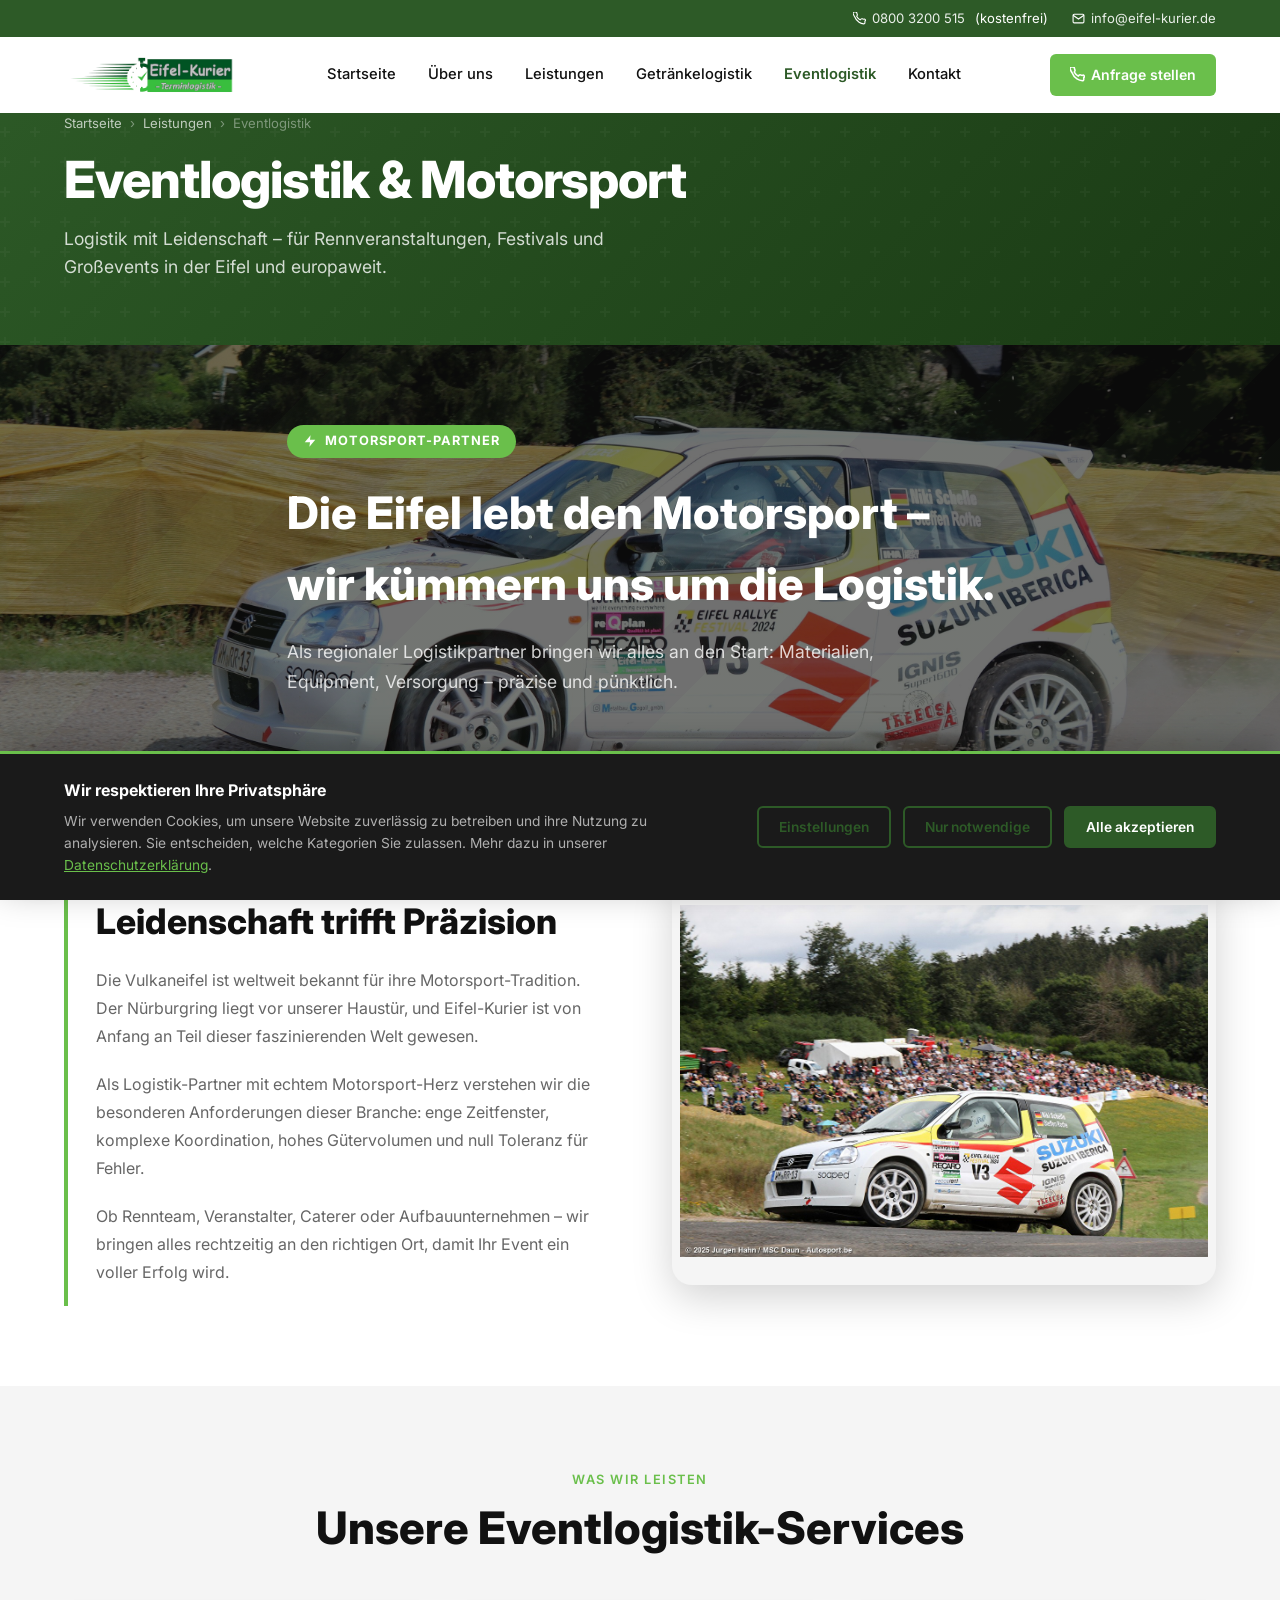
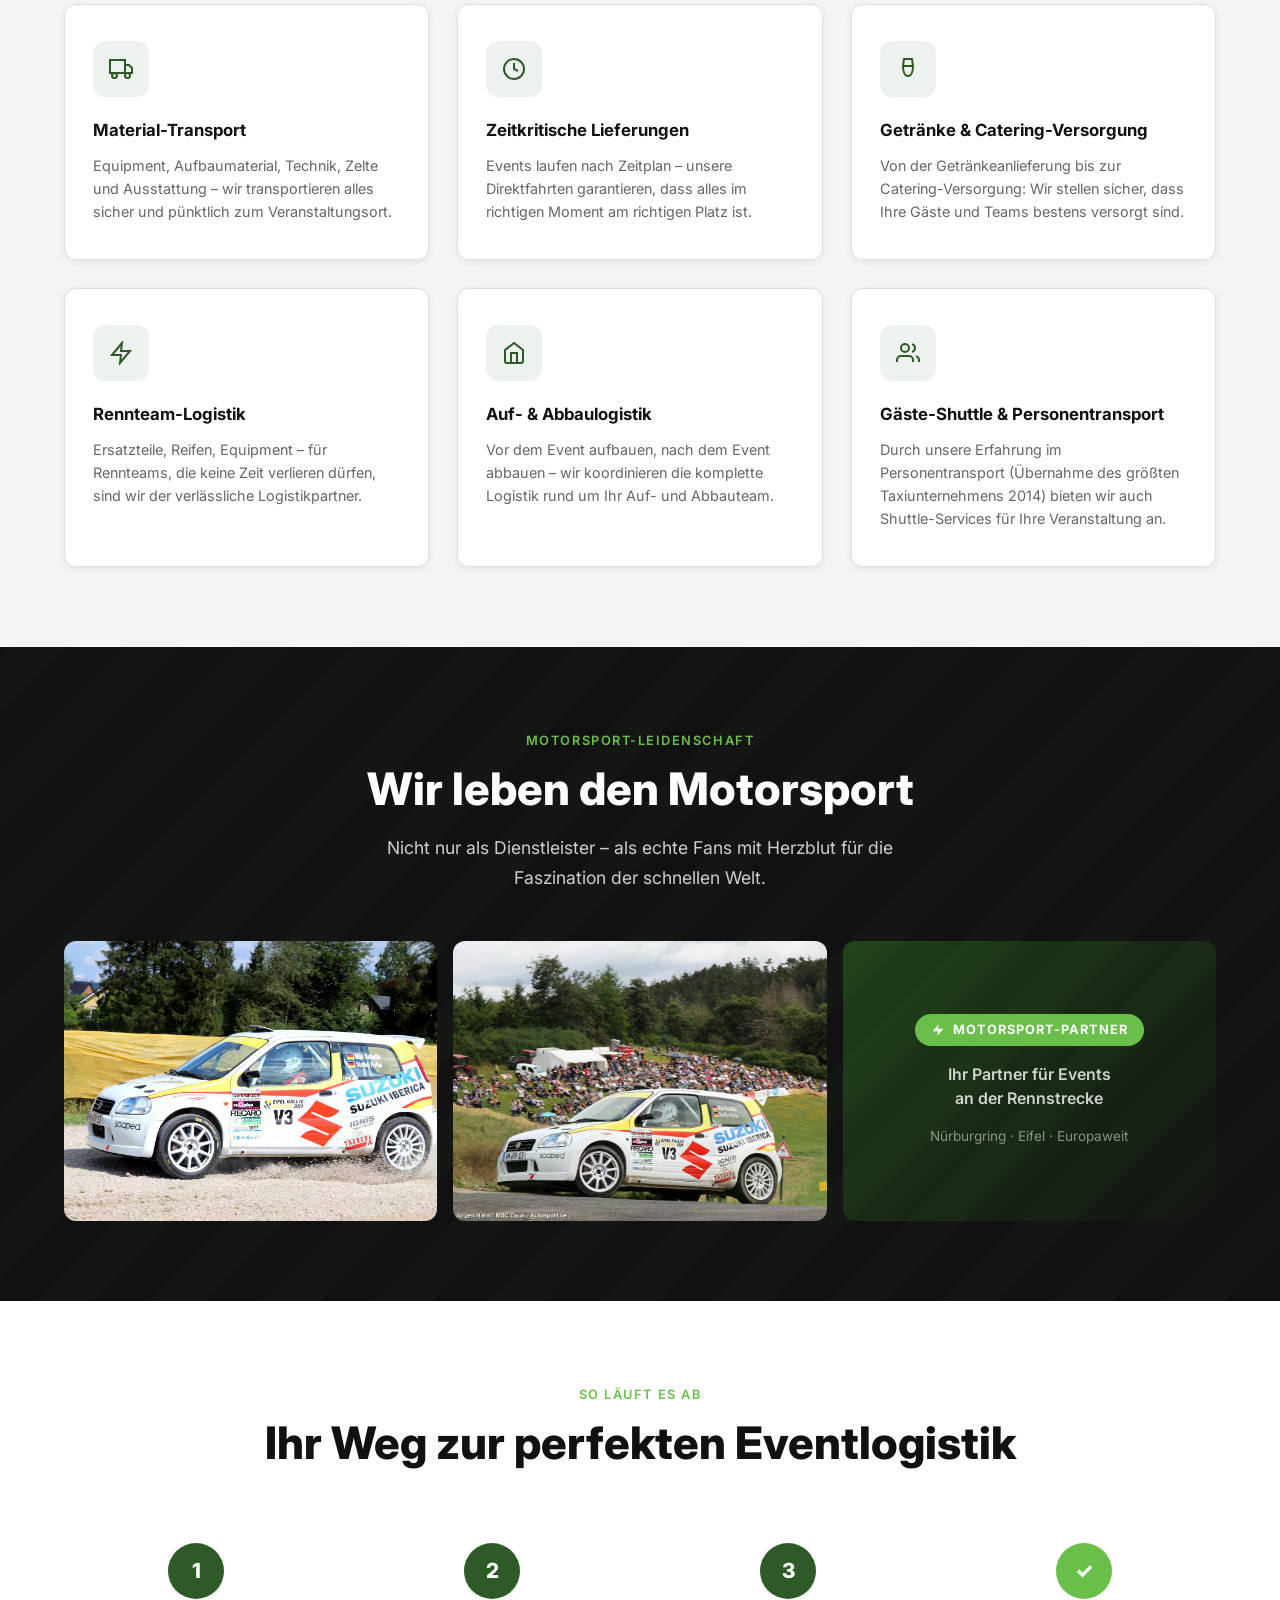
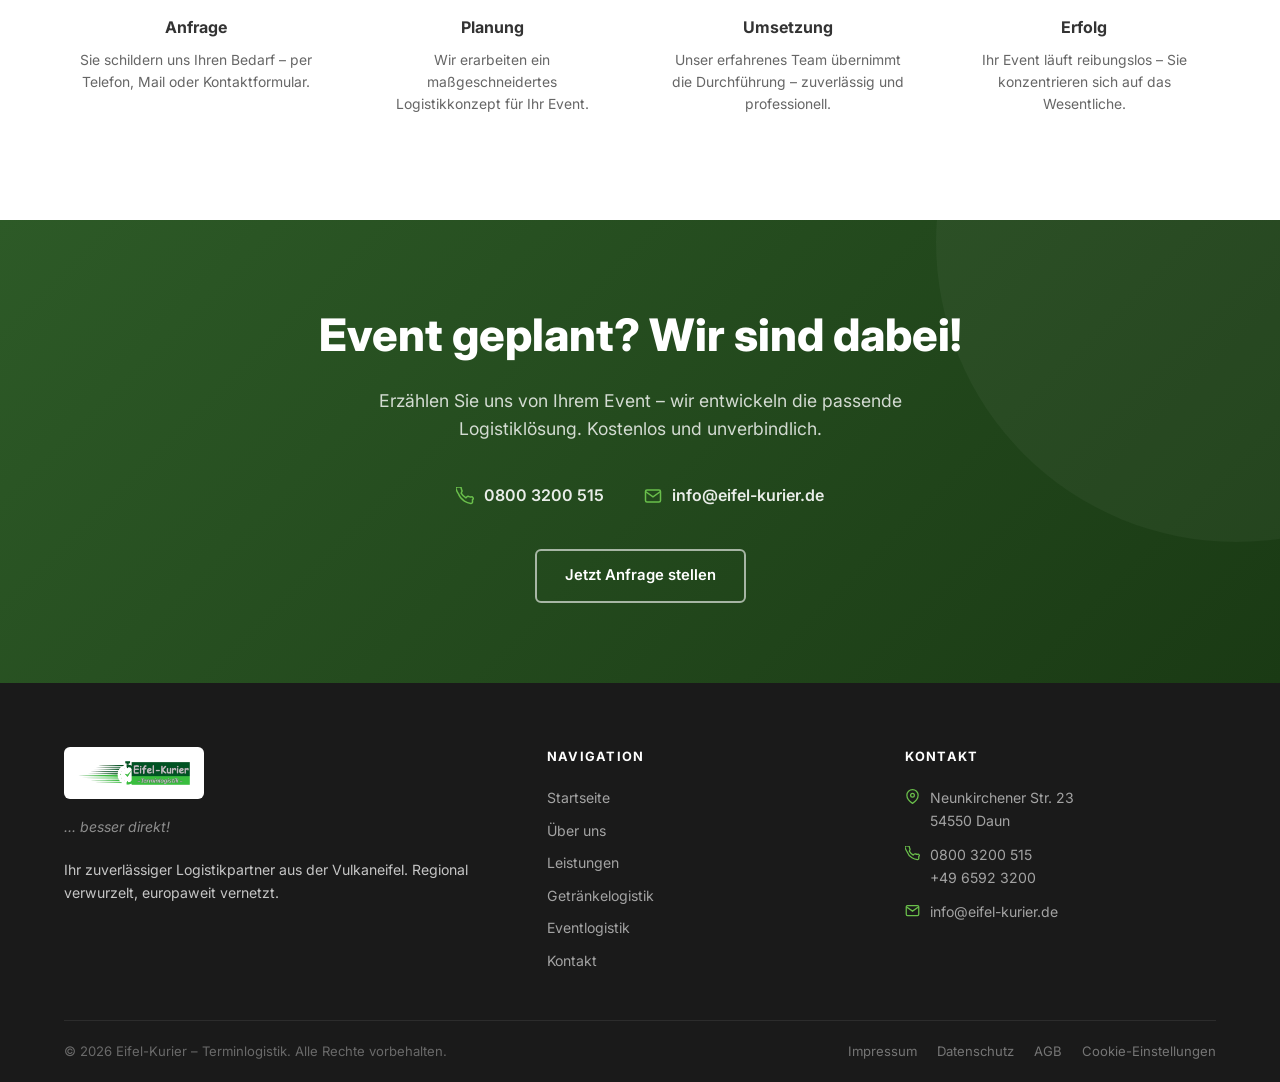
<file: Website/pages/eventlogistik.html>
﻿<!DOCTYPE html>
<html lang="de">
<head>
  <meta charset="UTF-8">
  <meta name="viewport" content="width=device-width, initial-scale=1.0">
  <title>Eventlogistik &amp; Motorsport – Eifel-Kurier</title>
  <meta name="description" content="Eifel-Kurier Eventlogistik: Professionelle Logistik für Motorsport-Events, Großveranstaltungen und Festivals in der Vulkaneifel und europaweit.">
  <link rel="canonical" href="https://www.eifel-kurier.de/pages/eventlogistik.html">
  <link rel="icon" type="image/png" href="../images/favicon-32.png">
  <link rel="apple-touch-icon" href="../images/apple-touch-icon.png">
  <meta property="og:type" content="website">
  <meta property="og:site_name" content="Eifel-Kurier">
  <meta property="og:locale" content="de_DE">
  <meta property="og:title" content="Eventlogistik & Motorsport – Eifel-Kurier">
  <meta property="og:description" content="Professionelle Logistik für Motorsport-Events, Großveranstaltungen und Festivals in der Vulkaneifel und europaweit.">
  <meta property="og:image" content="https://www.eifel-kurier.de/images/logo.png">
  <meta property="og:url" content="https://www.eifel-kurier.de/pages/eventlogistik.html">
  <meta name="twitter:card" content="summary_large_image">
  <link rel="preconnect" href="https://fonts.googleapis.com">
  <link rel="preconnect" href="https://fonts.gstatic.com" crossorigin>
  <link href="https://fonts.googleapis.com/css2?family=Inter:wght@400;500;600;700;800&display=swap" rel="stylesheet">
  <link rel="stylesheet" href="../css/main.css">
  <link rel="stylesheet" href="../css/nav.css">
  <link rel="stylesheet" href="../css/hero.css">
  <link rel="stylesheet" href="../css/components.css">
  <link rel="stylesheet" href="../css/animations.css">
  <link rel="stylesheet" href="../css/pages.css">
  <link rel="stylesheet" href="../css/cookie-consent.css">
</head>
<body>

<!-- Top-Bar -->
<div class="topbar">
  <div class="container">
    <div class="topbar-item">
      <svg width="13" height="13" viewBox="0 0 24 24" fill="none" stroke="currentColor" stroke-width="2"><path d="M22 16.92v3a2 2 0 01-2.18 2 19.79 19.79 0 01-8.63-3.07A19.5 19.5 0 013.07 8.81 19.79 19.79 0 01.06 2.18 2 2 0 012.04 0h3a2 2 0 012 1.72c.12 1.01.42 2 .88 2.92a2 2 0 01-.45 2.11L6.91 8.25a16 16 0 006.29 6.29l1.5-1.5a2 2 0 012.11-.45c.92.46 1.91.76 2.92.88A2 2 0 0122 16.92z"/></svg>
      <a href="tel:08003200515">0800 3200 515</a>&nbsp;(kostenfrei)
    </div>
    <div class="topbar-item">
      <svg width="13" height="13" viewBox="0 0 24 24" fill="none" stroke="currentColor" stroke-width="2"><path d="M4 4h16c1.1 0 2 .9 2 2v12c0 1.1-.9 2-2 2H4c-1.1 0-2-.9-2-2V6c0-1.1.9-2 2-2z"/><polyline points="22,6 12,13 2,6"/></svg>
      <a href="mailto:info@eifel-kurier.de">info@eifel-kurier.de</a>
    </div>
  </div>
</div>

<!-- Header -->
<header class="site-header" style="top:37px">
  <div class="container header-inner">
    <a href="../index.html" class="nav-logo">
      <img src="../images/logo.png" alt="Eifel-Kurier Logo" width="140" height="46">
    </a>
    <nav class="nav-menu">
      <a href="../index.html">Startseite</a>
      <a href="ueber-uns.html">Über uns</a>
      <a href="leistungen.html">Leistungen</a>
      <a href="getraenkelogistik.html">Getränkelogistik</a>
      <a href="eventlogistik.html" class="active">Eventlogistik</a>
      <a href="kontakt.html">Kontakt</a>
    </nav>
    <a href="kontakt.html" class="nav-cta">
      <svg width="15" height="15" viewBox="0 0 24 24" fill="none" stroke="currentColor" stroke-width="2.5"><path d="M22 16.92v3a2 2 0 01-2.18 2 19.79 19.79 0 01-8.63-3.07A19.5 19.5 0 013.07 8.81 19.79 19.79 0 01.06 2.18 2 2 0 012.04 0h3a2 2 0 012 1.72c.12 1.01.42 2 .88 2.92a2 2 0 01-.45 2.11L6.91 8.25a16 16 0 006.29 6.29l1.5-1.5a2 2 0 012.11-.45c.92.46 1.91.76 2.92.88A2 2 0 0122 16.92z"/></svg>
      Anfrage stellen
    </a>
    <button class="hamburger" id="hamburger" aria-label="Menü öffnen" aria-expanded="false">
      <span></span><span></span><span></span>
    </button>
  </div>
</header>

<div class="mobile-overlay" id="mobileOverlay"></div>
<nav class="mobile-menu" id="mobileMenu">
  <button class="mobile-menu-close" aria-label="Menü schließen">
    <svg width="20" height="20" viewBox="0 0 24 24" fill="none" stroke="currentColor" stroke-width="2.5"><line x1="18" y1="6" x2="6" y2="18"/><line x1="6" y1="6" x2="18" y2="18"/></svg>
  </button>
  <a href="../index.html">Startseite</a>
  <a href="ueber-uns.html">Über uns</a>
  <a href="leistungen.html">Leistungen</a>
  <a href="getraenkelogistik.html">Getränkelogistik</a>
  <a href="eventlogistik.html" class="active">Eventlogistik</a>
  <a href="kontakt.html">Kontakt</a>
  <a href="kontakt.html" class="nav-cta">Anfrage stellen</a>
</nav>

<!-- Page Header -->
<div class="page-header" style="padding-top:76px">
  <div class="container">
    <div class="page-header-breadcrumb">
      <a href="../index.html">Startseite</a>
      <span>›</span>
      <a href="leistungen.html">Leistungen</a>
      <span>›</span>
      <span>Eventlogistik</span>
    </div>
    <h1>Eventlogistik &amp; Motorsport</h1>
    <p>Logistik mit Leidenschaft – für Rennveranstaltungen, Festivals und Großevents in der Eifel und europaweit.</p>
  </div>
</div>

<!-- ═══════════════════════════════════════════════════════════
     MOTORSPORT-HERO-BANNER
     ═══════════════════════════════════════════════════════════ -->
<div class="event-hero-banner">
  <img src="../images/motorsport.jpg"
       alt="Motorsport-Event – Eifel-Kurier Logistik-Partner"
       width="1400" height="600"
       loading="eager">
  <div class="container">
    <div class="event-hero-content">
      <div class="motorsport-badge" style="margin-bottom:20px">
        <svg width="14" height="14" viewBox="0 0 24 24" fill="currentColor"><path d="M13 2L3 14h9l-1 8 10-12h-9l1-8z"/></svg>
        Motorsport-Partner
      </div>
      <h2>Die Eifel lebt den Motorsport –<br>wir kümmern uns um die Logistik.</h2>
      <p>Als regionaler Logistikpartner bringen wir alles an den Start: Materialien, Equipment, Versorgung – präzise und pünktlich.</p>
    </div>
  </div>
</div>

<!-- ═══════════════════════════════════════════════════════════
     EINLEITUNG & LEISTUNGEN
     ═══════════════════════════════════════════════════════════ -->
<section class="section">
  <div class="container">
    <div class="about-teaser">
      <div class="about-teaser-text reveal-left">
        <span class="section-label">Unser Motorsport-Know-how</span>
        <h2>Leidenschaft trifft Präzision</h2>
        <p>
          Die Vulkaneifel ist weltweit bekannt für ihre Motorsport-Tradition. Der
          Nürburgring liegt vor unserer Haustür, und Eifel-Kurier ist von Anfang an
          Teil dieser faszinierenden Welt gewesen.
        </p>
        <p>
          Als Logistik-Partner mit echtem Motorsport-Herz verstehen wir die besonderen
          Anforderungen dieser Branche: enge Zeitfenster, komplexe Koordination,
          hohes Gütervolumen und null Toleranz für Fehler.
        </p>
        <p>
          Ob Rennteam, Veranstalter, Caterer oder Aufbauunternehmen – wir bringen
          alles rechtzeitig an den richtigen Ort, damit Ihr Event ein voller Erfolg wird.
        </p>
      </div>
      <div class="about-teaser-image reveal-right">
        <img src="../images/motorsport-publikum.jpg"
             alt="Motorsport-Event mit Zuschauern – Eifel-Kurier Eventlogistik"
             width="600" height="450"
             loading="lazy">
      </div>
    </div>
  </div>
</section>

<!-- ═══════════════════════════════════════════════════════════
     LEISTUNGEN BEI EVENTS
     ═══════════════════════════════════════════════════════════ -->
<section class="section section--gray">
  <div class="container">
    <div class="text-center reveal" style="margin-bottom:48px">
      <span class="section-label">Was wir leisten</span>
      <h2 class="section-title">Unsere Eventlogistik-Services</h2>
    </div>

    <div class="cards-grid">

      <div class="service-card stagger-item">
        <div class="service-card-icon">
          <svg width="24" height="24" viewBox="0 0 24 24" fill="none" stroke="currentColor" stroke-width="2"><rect x="1" y="3" width="15" height="13"/><path d="M16 8h4l3 3v5h-7V8z"/><circle cx="5.5" cy="18.5" r="2.5"/><circle cx="18.5" cy="18.5" r="2.5"/></svg>
        </div>
        <h3>Material-Transport</h3>
        <p>Equipment, Aufbaumaterial, Technik, Zelte und Ausstattung – wir transportieren alles sicher und pünktlich zum Veranstaltungsort.</p>
      </div>

      <div class="service-card stagger-item">
        <div class="service-card-icon">
          <svg width="24" height="24" viewBox="0 0 24 24" fill="none" stroke="currentColor" stroke-width="2"><circle cx="12" cy="12" r="10"/><polyline points="12 6 12 12 16 14"/></svg>
        </div>
        <h3>Zeitkritische Lieferungen</h3>
        <p>Events laufen nach Zeitplan – unsere Direktfahrten garantieren, dass alles im richtigen Moment am richtigen Platz ist.</p>
      </div>

      <div class="service-card stagger-item">
        <div class="service-card-icon">
          <svg width="24" height="24" viewBox="0 0 24 24" fill="none" stroke="currentColor" stroke-width="2"><path d="M8 2h8l1 7H7L8 2z"/><path d="M7 9c0 6 2 10 5 10s5-4 5-10"/></svg>
        </div>
        <h3>Getränke &amp; Catering-Versorgung</h3>
        <p>Von der Getränkeanlieferung bis zur Catering-Versorgung: Wir stellen sicher, dass Ihre Gäste und Teams bestens versorgt sind.</p>
      </div>

      <div class="service-card stagger-item">
        <div class="service-card-icon">
          <svg width="24" height="24" viewBox="0 0 24 24" fill="none" stroke="currentColor" stroke-width="2"><path d="M13 2L3 14h9l-1 8 10-12h-9l1-8z"/></svg>
        </div>
        <h3>Rennteam-Logistik</h3>
        <p>Ersatzteile, Reifen, Equipment – für Rennteams, die keine Zeit verlieren dürfen, sind wir der verlässliche Logistikpartner.</p>
      </div>

      <div class="service-card stagger-item">
        <div class="service-card-icon">
          <svg width="24" height="24" viewBox="0 0 24 24" fill="none" stroke="currentColor" stroke-width="2"><path d="M3 9l9-7 9 7v11a2 2 0 01-2 2H5a2 2 0 01-2-2z"/><polyline points="9 22 9 12 15 12 15 22"/></svg>
        </div>
        <h3>Auf- &amp; Abbaulogistik</h3>
        <p>Vor dem Event aufbauen, nach dem Event abbauen – wir koordinieren die komplette Logistik rund um Ihr Auf- und Abbauteam.</p>
      </div>

      <div class="service-card stagger-item">
        <div class="service-card-icon">
          <svg width="24" height="24" viewBox="0 0 24 24" fill="none" stroke="currentColor" stroke-width="2"><path d="M17 21v-2a4 4 0 00-4-4H5a4 4 0 00-4 4v2"/><circle cx="9" cy="7" r="4"/><path d="M23 21v-2a4 4 0 00-3-3.87"/><path d="M16 3.13a4 4 0 010 7.75"/></svg>
        </div>
        <h3>Gäste-Shuttle &amp; Personentransport</h3>
        <p>Durch unsere Erfahrung im Personentransport (Übernahme des größten Taxiunternehmens 2014) bieten wir auch Shuttle-Services für Ihre Veranstaltung an.</p>
      </div>

    </div>
  </div>
</section>

<!-- ═══════════════════════════════════════════════════════════
     MOTORSPORT-GALERIE
     ═══════════════════════════════════════════════════════════ -->
<section class="motorsport-section" style="padding: 80px 0">
  <div class="container">
    <div class="text-center reveal" style="margin-bottom:48px">
      <span class="section-label" style="color:var(--color-light-green)">Motorsport-Leidenschaft</span>
      <h2 class="section-title section-title--white">Wir leben den Motorsport</h2>
      <p class="section-subtitle section-subtitle--white">Nicht nur als Dienstleister – als echte Fans mit Herzblut für die Faszination der schnellen Welt.</p>
    </div>

    <div class="gallery-grid">
      <div class="gallery-item reveal">
        <img src="../images/motorsport.jpg"
             alt="Motorsport-Event – Rennstrecke in der Eifel"
             width="500" height="375"
             loading="lazy">
      </div>
      <div class="gallery-item reveal">
        <img src="../images/motorsport-publikum.jpg"
             alt="Motorsport mit begeistertem Publikum"
             width="500" height="375"
             loading="lazy">
      </div>
      <div class="gallery-item reveal" style="background:linear-gradient(135deg, #1f4019, #111); display:flex; align-items:center; justify-content:center; flex-direction:column; gap:16px; padding:32px; text-align:center;">
        <div class="motorsport-badge" style="margin:0 auto">
          <svg width="14" height="14" viewBox="0 0 24 24" fill="currentColor"><path d="M13 2L3 14h9l-1 8 10-12h-9l1-8z"/></svg>
          Motorsport-Partner
        </div>
        <p style="color:rgba(255,255,255,0.8); font-size:1rem; font-weight:600; line-height:1.5">Ihr Partner für Events<br>an der Rennstrecke</p>
        <p style="color:rgba(255,255,255,0.5); font-size:0.85rem">Nürburgring · Eifel · Europaweit</p>
      </div>
    </div>
  </div>
</section>

<!-- ═══════════════════════════════════════════════════════════
     PROZESS
     ═══════════════════════════════════════════════════════════ -->
<section class="section">
  <div class="container">
    <div class="text-center reveal" style="margin-bottom:48px">
      <span class="section-label">So läuft es ab</span>
      <h2 class="section-title">Ihr Weg zur perfekten Eventlogistik</h2>
    </div>

    <div style="display:grid; grid-template-columns: repeat(4, 1fr); gap:32px; text-align:center">
      <div class="reveal" style="padding:24px 16px">
        <div style="width:56px; height:56px; border-radius:50%; background:var(--color-dark-green); color:#fff; display:flex; align-items:center; justify-content:center; margin:0 auto 16px; font-size:1.3rem; font-weight:800">1</div>
        <h3 style="font-size:1rem; font-weight:700; margin-bottom:8px">Anfrage</h3>
        <p style="font-size:0.87rem; color:var(--color-gray-mid)">Sie schildern uns Ihren Bedarf – per Telefon, Mail oder Kontaktformular.</p>
      </div>
      <div class="reveal" style="padding:24px 16px">
        <div style="width:56px; height:56px; border-radius:50%; background:var(--color-dark-green); color:#fff; display:flex; align-items:center; justify-content:center; margin:0 auto 16px; font-size:1.3rem; font-weight:800">2</div>
        <h3 style="font-size:1rem; font-weight:700; margin-bottom:8px">Planung</h3>
        <p style="font-size:0.87rem; color:var(--color-gray-mid)">Wir erarbeiten ein maßgeschneidertes Logistikkonzept für Ihr Event.</p>
      </div>
      <div class="reveal" style="padding:24px 16px">
        <div style="width:56px; height:56px; border-radius:50%; background:var(--color-dark-green); color:#fff; display:flex; align-items:center; justify-content:center; margin:0 auto 16px; font-size:1.3rem; font-weight:800">3</div>
        <h3 style="font-size:1rem; font-weight:700; margin-bottom:8px">Umsetzung</h3>
        <p style="font-size:0.87rem; color:var(--color-gray-mid)">Unser erfahrenes Team übernimmt die Durchführung – zuverlässig und professionell.</p>
      </div>
      <div class="reveal" style="padding:24px 16px">
        <div style="width:56px; height:56px; border-radius:50%; background:var(--color-light-green); color:#fff; display:flex; align-items:center; justify-content:center; margin:0 auto 16px; font-size:1.3rem; font-weight:800">✓</div>
        <h3 style="font-size:1rem; font-weight:700; margin-bottom:8px">Erfolg</h3>
        <p style="font-size:0.87rem; color:var(--color-gray-mid)">Ihr Event läuft reibungslos – Sie konzentrieren sich auf das Wesentliche.</p>
      </div>
    </div>

    <style>
      @media (max-width: 700px) {
        .prozess-grid { grid-template-columns: 1fr 1fr !important; }
      }
      @media (max-width: 400px) {
        .prozess-grid { grid-template-columns: 1fr !important; }
      }
    </style>
  </div>
</section>

<!-- CTA -->
<section class="cta-section">
  <div class="container">
    <div class="reveal">
      <h2>Event geplant? Wir sind dabei!</h2>
      <p>Erzählen Sie uns von Ihrem Event – wir entwickeln die passende Logistiklösung. Kostenlos und unverbindlich.</p>
    </div>
    <div class="cta-contacts reveal">
      <div class="cta-contact-item">
        <svg width="18" height="18" viewBox="0 0 24 24" fill="none" stroke="currentColor" stroke-width="2"><path d="M22 16.92v3a2 2 0 01-2.18 2 19.79 19.79 0 01-8.63-3.07A19.5 19.5 0 013.07 8.81 19.79 19.79 0 01.06 2.18 2 2 0 012.04 0h3a2 2 0 012 1.72c.12 1.01.42 2 .88 2.92a2 2 0 01-.45 2.11L6.91 8.25a16 16 0 006.29 6.29l1.5-1.5a2 2 0 012.11-.45c.92.46 1.91.76 2.92.88A2 2 0 0122 16.92z"/></svg>
        <a href="tel:08003200515">0800 3200 515</a>
      </div>
      <div class="cta-contact-item">
        <svg width="18" height="18" viewBox="0 0 24 24" fill="none" stroke="currentColor" stroke-width="2"><path d="M4 4h16c1.1 0 2 .9 2 2v12c0 1.1-.9 2-2 2H4c-1.1 0-2-.9-2-2V6c0-1.1.9-2 2-2z"/><polyline points="22,6 12,13 2,6"/></svg>
        <a href="mailto:info@eifel-kurier.de">info@eifel-kurier.de</a>
      </div>
    </div>
    <div class="reveal">
      <a href="kontakt.html" class="btn btn-outline">Jetzt Anfrage stellen</a>
    </div>
  </div>
</section>

<!-- Footer -->
<footer class="site-footer">
  <div class="container">
    <div class="footer-grid">
      <div class="footer-brand">
        <img src="../images/logo.png" alt="Eifel-Kurier Logo" width="140" height="46" loading="lazy">
        <p class="footer-slogan">... besser direkt!</p>
        <p>Ihr zuverlässiger Logistikpartner aus der Vulkaneifel. Regional verwurzelt, europaweit vernetzt.</p>
      </div>
      <div class="footer-col">
        <h4>Navigation</h4>
        <nav class="footer-links">
          <a href="../index.html">Startseite</a>
          <a href="ueber-uns.html">Über uns</a>
          <a href="leistungen.html">Leistungen</a>
          <a href="getraenkelogistik.html">Getränkelogistik</a>
          <a href="eventlogistik.html">Eventlogistik</a>
          <a href="kontakt.html">Kontakt</a>
        </nav>
      </div>
      <div class="footer-col">
        <h4>Kontakt</h4>
        <div class="footer-contact-item">
          <svg width="15" height="15" viewBox="0 0 24 24" fill="none" stroke="currentColor" stroke-width="2"><path d="M21 10c0 7-9 13-9 13s-9-6-9-13a9 9 0 0118 0z"/><circle cx="12" cy="10" r="3"/></svg>
          <span>Neunkirchener Str. 23<br>54550 Daun</span>
        </div>
        <div class="footer-contact-item">
          <svg width="15" height="15" viewBox="0 0 24 24" fill="none" stroke="currentColor" stroke-width="2"><path d="M22 16.92v3a2 2 0 01-2.18 2 19.79 19.79 0 01-8.63-3.07A19.5 19.5 0 013.07 8.81 19.79 19.79 0 01.06 2.18 2 2 0 012.04 0h3a2 2 0 012 1.72c.12 1.01.42 2 .88 2.92a2 2 0 01-.45 2.11L6.91 8.25a16 16 0 006.29 6.29l1.5-1.5a2 2 0 012.11-.45c.92.46 1.91.76 2.92.88A2 2 0 0122 16.92z"/></svg>
          <div><a href="tel:08003200515">0800 3200 515</a><br><a href="tel:+4965923200">+49 6592 3200</a></div>
        </div>
        <div class="footer-contact-item">
          <svg width="15" height="15" viewBox="0 0 24 24" fill="none" stroke="currentColor" stroke-width="2"><path d="M4 4h16c1.1 0 2 .9 2 2v12c0 1.1-.9 2-2 2H4c-1.1 0-2-.9-2-2V6c0-1.1.9-2 2-2z"/><polyline points="22,6 12,13 2,6"/></svg>
          <a href="mailto:info@eifel-kurier.de">info@eifel-kurier.de</a>
        </div>
      </div>
    </div>
    <div class="footer-bottom">
      <span>&copy; 2026 Eifel-Kurier – Terminlogistik. Alle Rechte vorbehalten.</span>
      <div class="footer-bottom-links">
        <a href="impressum.html">Impressum</a>
        <a href="datenschutz.html">Datenschutz</a>
        <a href="agb.html">AGB</a>
        <a href="#" class="cookie-settings-link">Cookie-Einstellungen</a>
      </div>
    </div>
  </div>
</footer>

<script src="../js/nav.js"></script>
<script src="../js/animations.js"></script>
<script src="../js/cookie-consent.js"></script>
</body>
</html>
</file>
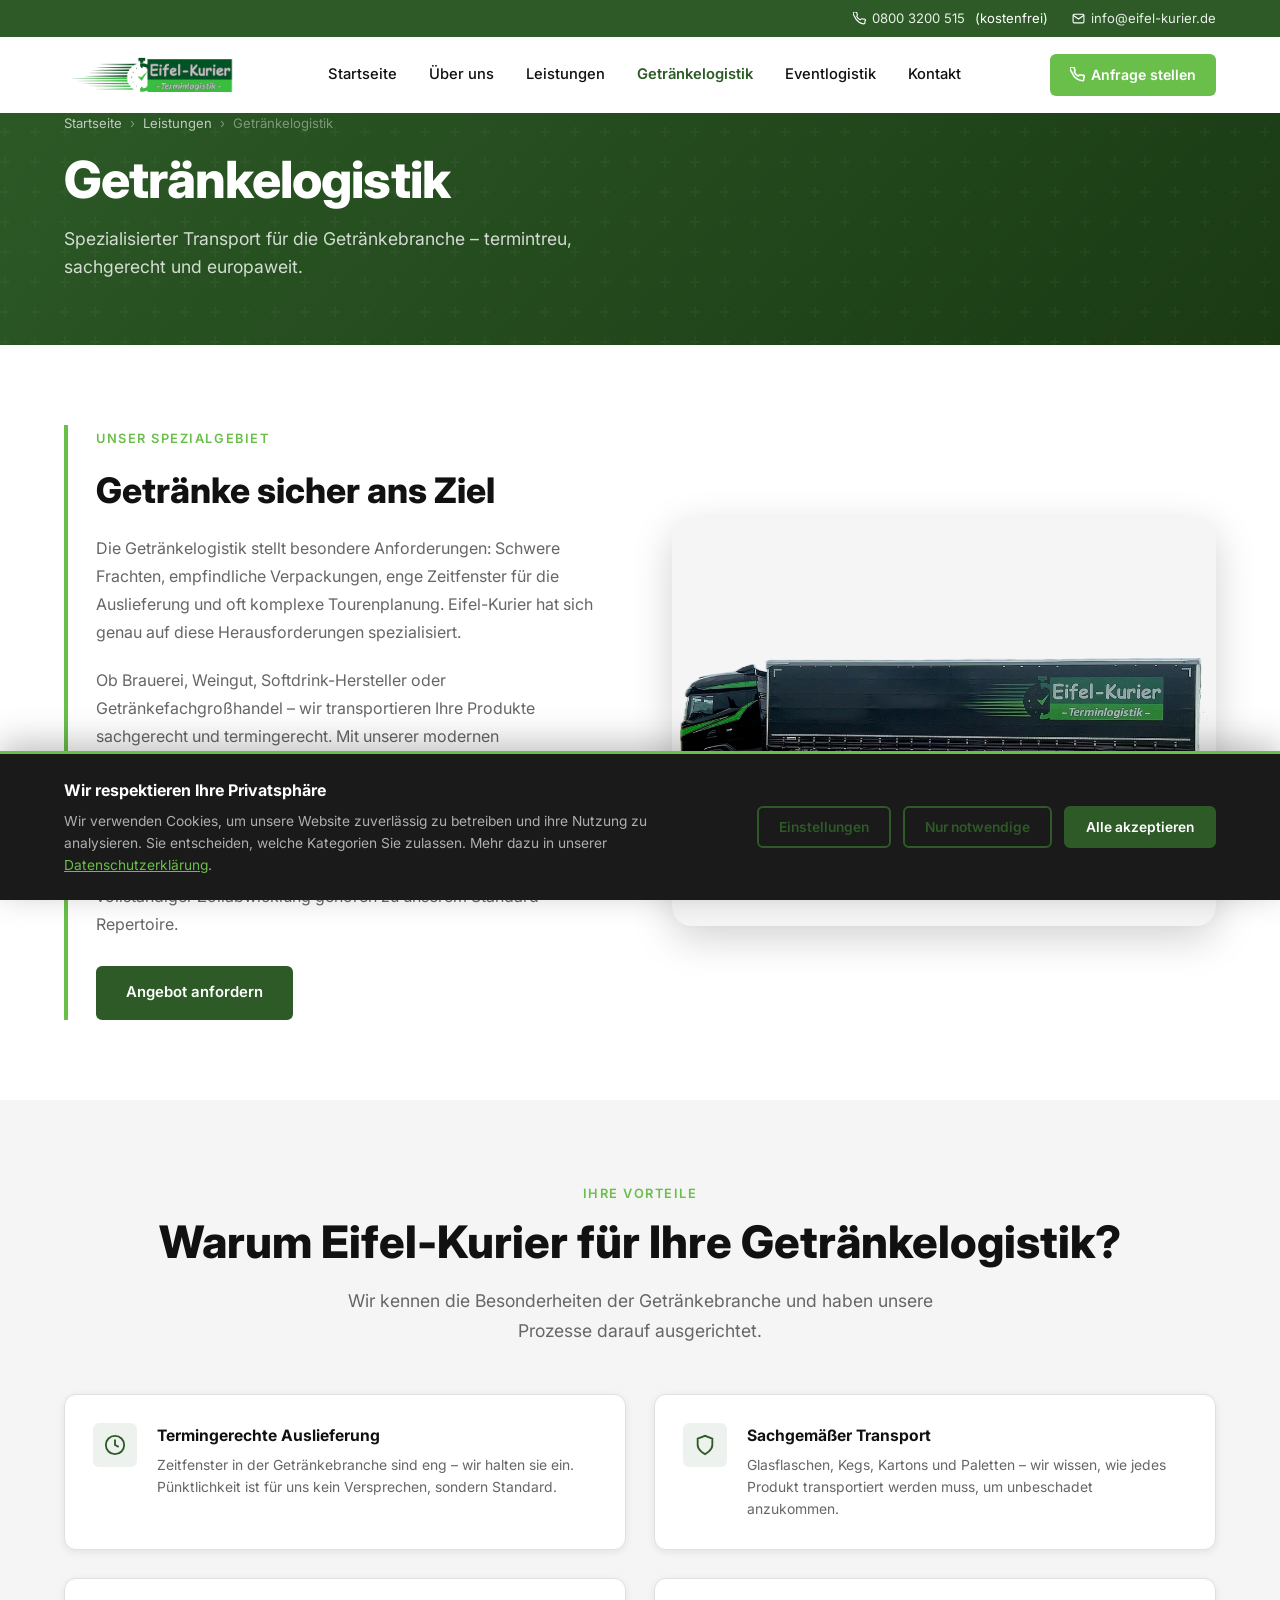
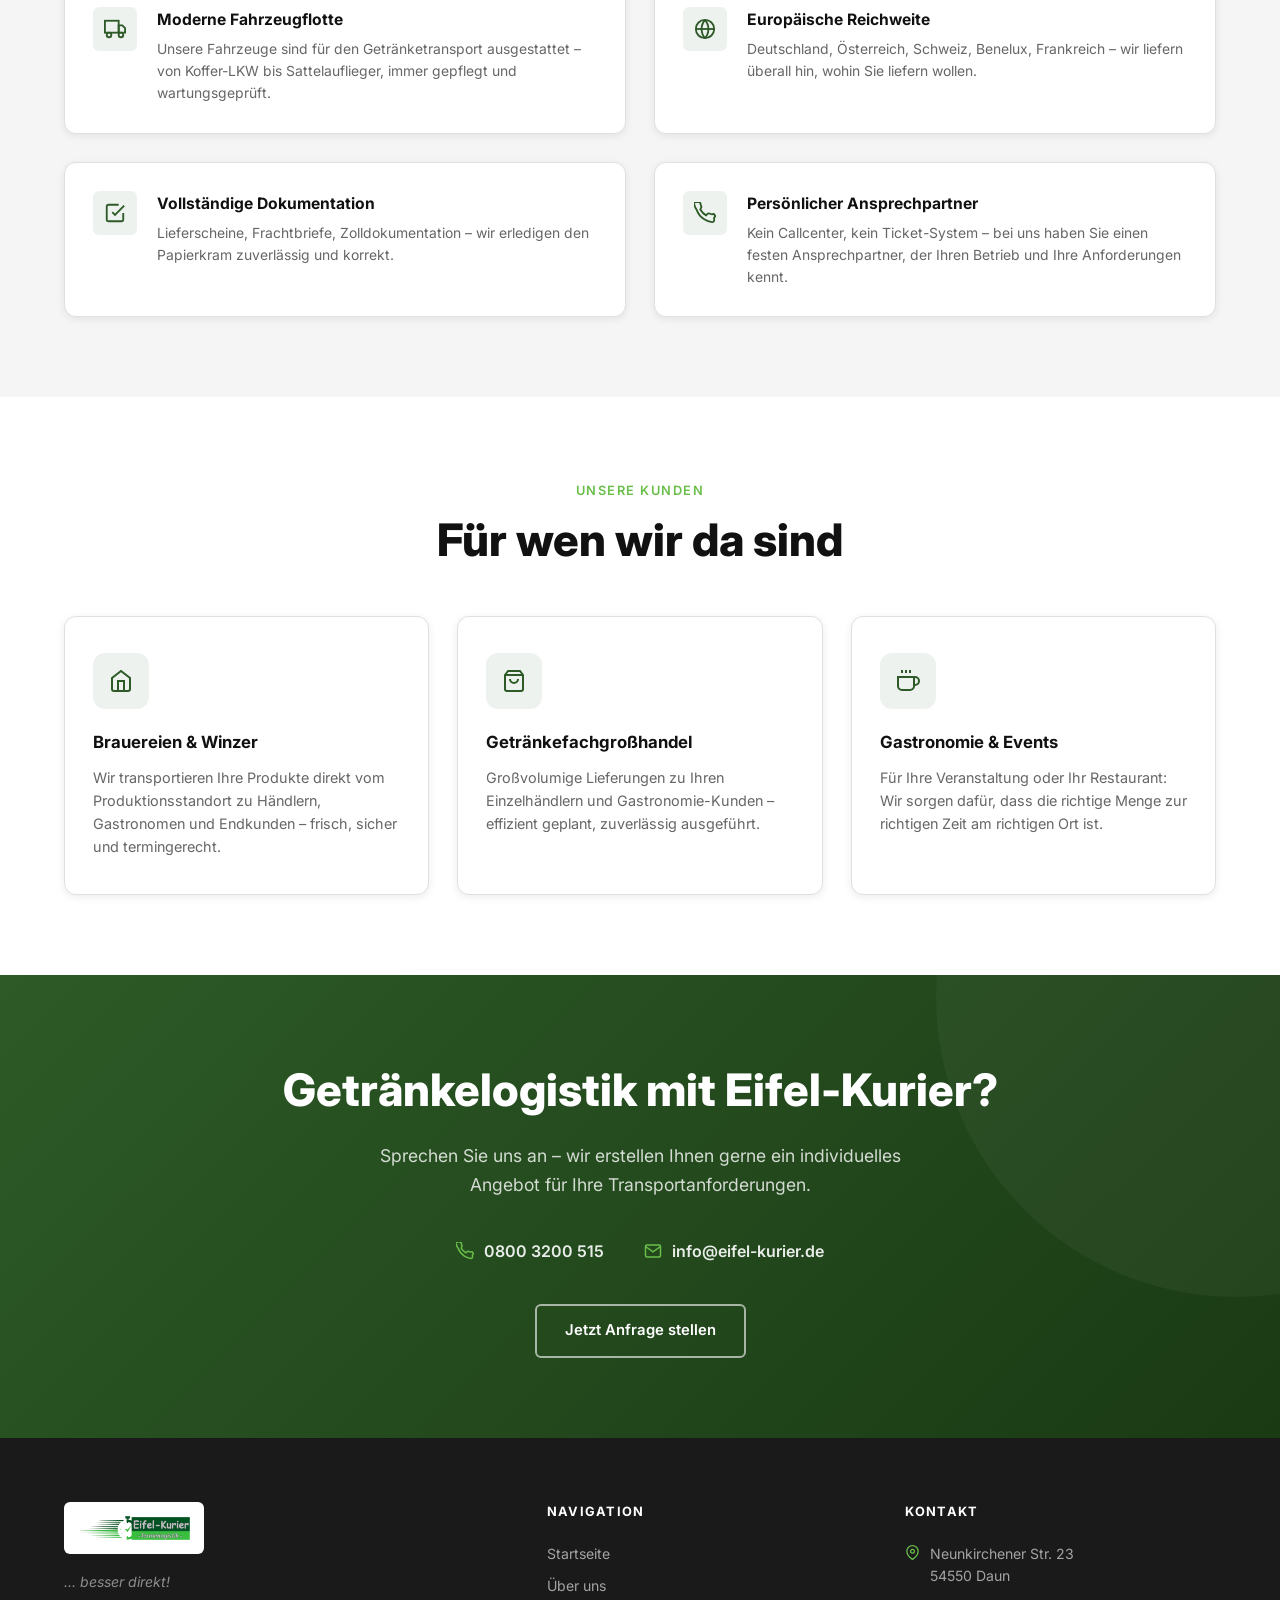
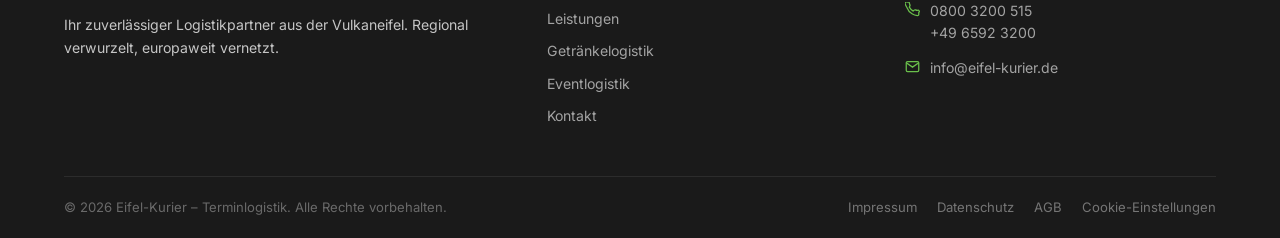
<file: Website/pages/getraenkelogistik.html>
﻿<!DOCTYPE html>
<html lang="de">
<head>
  <meta charset="UTF-8">
  <meta name="viewport" content="width=device-width, initial-scale=1.0">
  <title>Getränkelogistik – Eifel-Kurier</title>
  <meta name="description" content="Eifel-Kurier Getränkelogistik: Spezialisierter Transport für Brauereien, Getränkehändler und Großhändler. Termintreu, sachgerecht und europaweit.">
  <link rel="canonical" href="https://www.eifel-kurier.de/pages/getraenkelogistik.html">
  <link rel="icon" type="image/png" href="../images/favicon-32.png">
  <link rel="apple-touch-icon" href="../images/apple-touch-icon.png">
  <meta property="og:type" content="website">
  <meta property="og:site_name" content="Eifel-Kurier">
  <meta property="og:locale" content="de_DE">
  <meta property="og:title" content="Getränkelogistik – Eifel-Kurier">
  <meta property="og:description" content="Spezialisierter Transport für Brauereien, Getränkehändler und Großhändler. Termintreu, sachgerecht und europaweit.">
  <meta property="og:image" content="https://www.eifel-kurier.de/images/logo.png">
  <meta property="og:url" content="https://www.eifel-kurier.de/pages/getraenkelogistik.html">
  <meta name="twitter:card" content="summary_large_image">
  <link rel="preconnect" href="https://fonts.googleapis.com">
  <link rel="preconnect" href="https://fonts.gstatic.com" crossorigin>
  <link href="https://fonts.googleapis.com/css2?family=Inter:wght@400;500;600;700;800&display=swap" rel="stylesheet">
  <link rel="stylesheet" href="../css/main.css">
  <link rel="stylesheet" href="../css/nav.css">
  <link rel="stylesheet" href="../css/hero.css">
  <link rel="stylesheet" href="../css/components.css">
  <link rel="stylesheet" href="../css/animations.css">
  <link rel="stylesheet" href="../css/pages.css">
  <link rel="stylesheet" href="../css/cookie-consent.css">
</head>
<body>

<!-- Top-Bar -->
<div class="topbar">
  <div class="container">
    <div class="topbar-item">
      <svg width="13" height="13" viewBox="0 0 24 24" fill="none" stroke="currentColor" stroke-width="2"><path d="M22 16.92v3a2 2 0 01-2.18 2 19.79 19.79 0 01-8.63-3.07A19.5 19.5 0 013.07 8.81 19.79 19.79 0 01.06 2.18 2 2 0 012.04 0h3a2 2 0 012 1.72c.12 1.01.42 2 .88 2.92a2 2 0 01-.45 2.11L6.91 8.25a16 16 0 006.29 6.29l1.5-1.5a2 2 0 012.11-.45c.92.46 1.91.76 2.92.88A2 2 0 0122 16.92z"/></svg>
      <a href="tel:08003200515">0800 3200 515</a>&nbsp;(kostenfrei)
    </div>
    <div class="topbar-item">
      <svg width="13" height="13" viewBox="0 0 24 24" fill="none" stroke="currentColor" stroke-width="2"><path d="M4 4h16c1.1 0 2 .9 2 2v12c0 1.1-.9 2-2 2H4c-1.1 0-2-.9-2-2V6c0-1.1.9-2 2-2z"/><polyline points="22,6 12,13 2,6"/></svg>
      <a href="mailto:info@eifel-kurier.de">info@eifel-kurier.de</a>
    </div>
  </div>
</div>

<!-- Header -->
<header class="site-header" style="top:37px">
  <div class="container header-inner">
    <a href="../index.html" class="nav-logo">
      <img src="../images/logo.png" alt="Eifel-Kurier Logo" width="140" height="46">
    </a>
    <nav class="nav-menu">
      <a href="../index.html">Startseite</a>
      <a href="ueber-uns.html">Über uns</a>
      <a href="leistungen.html">Leistungen</a>
      <a href="getraenkelogistik.html" class="active">Getränkelogistik</a>
      <a href="eventlogistik.html">Eventlogistik</a>
      <a href="kontakt.html">Kontakt</a>
    </nav>
    <a href="kontakt.html" class="nav-cta">
      <svg width="15" height="15" viewBox="0 0 24 24" fill="none" stroke="currentColor" stroke-width="2.5"><path d="M22 16.92v3a2 2 0 01-2.18 2 19.79 19.79 0 01-8.63-3.07A19.5 19.5 0 013.07 8.81 19.79 19.79 0 01.06 2.18 2 2 0 012.04 0h3a2 2 0 012 1.72c.12 1.01.42 2 .88 2.92a2 2 0 01-.45 2.11L6.91 8.25a16 16 0 006.29 6.29l1.5-1.5a2 2 0 012.11-.45c.92.46 1.91.76 2.92.88A2 2 0 0122 16.92z"/></svg>
      Anfrage stellen
    </a>
    <button class="hamburger" id="hamburger" aria-label="Menü öffnen" aria-expanded="false">
      <span></span><span></span><span></span>
    </button>
  </div>
</header>

<div class="mobile-overlay" id="mobileOverlay"></div>
<nav class="mobile-menu" id="mobileMenu">
  <button class="mobile-menu-close" aria-label="Menü schließen">
    <svg width="20" height="20" viewBox="0 0 24 24" fill="none" stroke="currentColor" stroke-width="2.5"><line x1="18" y1="6" x2="6" y2="18"/><line x1="6" y1="6" x2="18" y2="18"/></svg>
  </button>
  <a href="../index.html">Startseite</a>
  <a href="ueber-uns.html">Über uns</a>
  <a href="leistungen.html">Leistungen</a>
  <a href="getraenkelogistik.html" class="active">Getränkelogistik</a>
  <a href="eventlogistik.html">Eventlogistik</a>
  <a href="kontakt.html">Kontakt</a>
  <a href="kontakt.html" class="nav-cta">Anfrage stellen</a>
</nav>

<!-- Page Header -->
<div class="page-header" style="padding-top:76px">
  <div class="container">
    <div class="page-header-breadcrumb">
      <a href="../index.html">Startseite</a>
      <span>›</span>
      <a href="leistungen.html">Leistungen</a>
      <span>›</span>
      <span>Getränkelogistik</span>
    </div>
    <h1>Getränkelogistik</h1>
    <p>Spezialisierter Transport für die Getränkebranche – termintreu, sachgerecht und europaweit.</p>
  </div>
</div>

<!-- ═══════════════════════════════════════════════════════════
     EINLEITUNG
     ═══════════════════════════════════════════════════════════ -->
<section class="section">
  <div class="container">
    <div class="about-teaser">
      <div class="about-teaser-text reveal-left">
        <span class="section-label">Unser Spezialgebiet</span>
        <h2>Getränke sicher ans Ziel</h2>
        <p>
          Die Getränkelogistik stellt besondere Anforderungen: Schwere Frachten,
          empfindliche Verpackungen, enge Zeitfenster für die Auslieferung und
          oft komplexe Tourenplanung. Eifel-Kurier hat sich genau auf diese
          Herausforderungen spezialisiert.
        </p>
        <p>
          Ob Brauerei, Weingut, Softdrink-Hersteller oder Getränkefachgroßhandel –
          wir transportieren Ihre Produkte sachgerecht und termingerecht. Mit unserer
          modernen Fahrzeugflotte und erfahrenen Fahrern sind Ihre Waren bei uns
          in den besten Händen.
        </p>
        <p>
          Unser Einzugsgebiet umfasst ganz Deutschland sowie die benachbarten
          europäischen Länder. Auch Schweiz-Transporte mit vollständiger Zollabwicklung
          gehören zu unserem Standard-Repertoire.
        </p>
        <a href="kontakt.html" class="btn btn-primary" style="margin-top:8px">Angebot anfordern</a>
      </div>
      <div class="about-teaser-image reveal-right">
        <img src="../images/lkw-seitlich.png"
             alt="Eifel-Kurier LKW – ideal für Getränketransporte"
             width="600" height="450"
             loading="lazy">
      </div>
    </div>
  </div>
</section>

<!-- ═══════════════════════════════════════════════════════════
     VORTEILE
     ═══════════════════════════════════════════════════════════ -->
<section class="section section--gray">
  <div class="container">
    <div class="text-center reveal" style="margin-bottom:48px">
      <span class="section-label">Ihre Vorteile</span>
      <h2 class="section-title">Warum Eifel-Kurier für Ihre Getränkelogistik?</h2>
      <p class="section-subtitle">Wir kennen die Besonderheiten der Getränkebranche und haben unsere Prozesse darauf ausgerichtet.</p>
    </div>

    <div class="getraenke-features">

      <div class="getraenke-feature stagger-item">
        <div class="getraenke-feature-icon">
          <svg width="22" height="22" viewBox="0 0 24 24" fill="none" stroke="currentColor" stroke-width="2"><circle cx="12" cy="12" r="10"/><polyline points="12 6 12 12 16 14"/></svg>
        </div>
        <div class="getraenke-feature-text">
          <h3>Termingerechte Auslieferung</h3>
          <p>Zeitfenster in der Getränkebranche sind eng – wir halten sie ein. Pünktlichkeit ist für uns kein Versprechen, sondern Standard.</p>
        </div>
      </div>

      <div class="getraenke-feature stagger-item">
        <div class="getraenke-feature-icon">
          <svg width="22" height="22" viewBox="0 0 24 24" fill="none" stroke="currentColor" stroke-width="2"><path d="M12 22s8-4 8-10V5l-8-3-8 3v7c0 6 8 10 8 10z"/></svg>
        </div>
        <div class="getraenke-feature-text">
          <h3>Sachgemäßer Transport</h3>
          <p>Glasflaschen, Kegs, Kartons und Paletten – wir wissen, wie jedes Produkt transportiert werden muss, um unbeschadet anzukommen.</p>
        </div>
      </div>

      <div class="getraenke-feature stagger-item">
        <div class="getraenke-feature-icon">
          <svg width="22" height="22" viewBox="0 0 24 24" fill="none" stroke="currentColor" stroke-width="2"><rect x="1" y="3" width="15" height="13"/><path d="M16 8h4l3 3v5h-7V8z"/><circle cx="5.5" cy="18.5" r="2.5"/><circle cx="18.5" cy="18.5" r="2.5"/></svg>
        </div>
        <div class="getraenke-feature-text">
          <h3>Moderne Fahrzeugflotte</h3>
          <p>Unsere Fahrzeuge sind für den Getränketransport ausgestattet – von Koffer-LKW bis Sattelauflieger, immer gepflegt und wartungsgeprüft.</p>
        </div>
      </div>

      <div class="getraenke-feature stagger-item">
        <div class="getraenke-feature-icon">
          <svg width="22" height="22" viewBox="0 0 24 24" fill="none" stroke="currentColor" stroke-width="2"><circle cx="12" cy="12" r="10"/><line x1="2" y1="12" x2="22" y2="12"/><path d="M12 2a15.3 15.3 0 010 20M12 2a15.3 15.3 0 000 20"/></svg>
        </div>
        <div class="getraenke-feature-text">
          <h3>Europäische Reichweite</h3>
          <p>Deutschland, Österreich, Schweiz, Benelux, Frankreich – wir liefern überall hin, wohin Sie liefern wollen.</p>
        </div>
      </div>

      <div class="getraenke-feature stagger-item">
        <div class="getraenke-feature-icon">
          <svg width="22" height="22" viewBox="0 0 24 24" fill="none" stroke="currentColor" stroke-width="2"><path d="M9 11l3 3L22 4"/><path d="M21 12v7a2 2 0 01-2 2H5a2 2 0 01-2-2V5a2 2 0 012-2h11"/></svg>
        </div>
        <div class="getraenke-feature-text">
          <h3>Vollständige Dokumentation</h3>
          <p>Lieferscheine, Frachtbriefe, Zolldokumentation – wir erledigen den Papierkram zuverlässig und korrekt.</p>
        </div>
      </div>

      <div class="getraenke-feature stagger-item">
        <div class="getraenke-feature-icon">
          <svg width="22" height="22" viewBox="0 0 24 24" fill="none" stroke="currentColor" stroke-width="2"><path d="M22 16.92v3a2 2 0 01-2.18 2 19.79 19.79 0 01-8.63-3.07A19.5 19.5 0 013.07 8.81 19.79 19.79 0 01.06 2.18 2 2 0 012.04 0h3a2 2 0 012 1.72c.12 1.01.42 2 .88 2.92a2 2 0 01-.45 2.11L6.91 8.25a16 16 0 006.29 6.29l1.5-1.5a2 2 0 012.11-.45c.92.46 1.91.76 2.92.88A2 2 0 0122 16.92z"/></svg>
        </div>
        <div class="getraenke-feature-text">
          <h3>Persönlicher Ansprechpartner</h3>
          <p>Kein Callcenter, kein Ticket-System – bei uns haben Sie einen festen Ansprechpartner, der Ihren Betrieb und Ihre Anforderungen kennt.</p>
        </div>
      </div>

    </div>
  </div>
</section>

<!-- ═══════════════════════════════════════════════════════════
     ZIELGRUPPEN
     ═══════════════════════════════════════════════════════════ -->
<section class="section">
  <div class="container">
    <div class="text-center reveal" style="margin-bottom:48px">
      <span class="section-label">Unsere Kunden</span>
      <h2 class="section-title">Für wen wir da sind</h2>
    </div>

    <div class="cards-grid">
      <div class="service-card stagger-item">
        <div class="service-card-icon">
          <svg width="24" height="24" viewBox="0 0 24 24" fill="none" stroke="currentColor" stroke-width="2"><path d="M3 9l9-7 9 7v11a2 2 0 01-2 2H5a2 2 0 01-2-2z"/><polyline points="9 22 9 12 15 12 15 22"/></svg>
        </div>
        <h3>Brauereien &amp; Winzer</h3>
        <p>Wir transportieren Ihre Produkte direkt vom Produktionsstandort zu Händlern, Gastronomen und Endkunden – frisch, sicher und termingerecht.</p>
      </div>

      <div class="service-card stagger-item">
        <div class="service-card-icon">
          <svg width="24" height="24" viewBox="0 0 24 24" fill="none" stroke="currentColor" stroke-width="2"><path d="M6 2L3 6v14a2 2 0 002 2h14a2 2 0 002-2V6l-3-4z"/><line x1="3" y1="6" x2="21" y2="6"/><path d="M16 10a4 4 0 01-8 0"/></svg>
        </div>
        <h3>Getränkefachgroßhandel</h3>
        <p>Großvolumige Lieferungen zu Ihren Einzelhändlern und Gastronomie-Kunden – effizient geplant, zuverlässig ausgeführt.</p>
      </div>

      <div class="service-card stagger-item">
        <div class="service-card-icon">
          <svg width="24" height="24" viewBox="0 0 24 24" fill="none" stroke="currentColor" stroke-width="2"><path d="M18 8h1a4 4 0 010 8h-1"/><path d="M2 8h16v9a4 4 0 01-4 4H6a4 4 0 01-4-4V8z"/><line x1="6" y1="1" x2="6" y2="4"/><line x1="10" y1="1" x2="10" y2="4"/><line x1="14" y1="1" x2="14" y2="4"/></svg>
        </div>
        <h3>Gastronomie &amp; Events</h3>
        <p>Für Ihre Veranstaltung oder Ihr Restaurant: Wir sorgen dafür, dass die richtige Menge zur richtigen Zeit am richtigen Ort ist.</p>
      </div>
    </div>
  </div>
</section>

<!-- CTA -->
<section class="cta-section">
  <div class="container">
    <div class="reveal">
      <h2>Getränkelogistik mit Eifel-Kurier?</h2>
      <p>Sprechen Sie uns an – wir erstellen Ihnen gerne ein individuelles Angebot für Ihre Transportanforderungen.</p>
    </div>
    <div class="cta-contacts reveal">
      <div class="cta-contact-item">
        <svg width="18" height="18" viewBox="0 0 24 24" fill="none" stroke="currentColor" stroke-width="2"><path d="M22 16.92v3a2 2 0 01-2.18 2 19.79 19.79 0 01-8.63-3.07A19.5 19.5 0 013.07 8.81 19.79 19.79 0 01.06 2.18 2 2 0 012.04 0h3a2 2 0 012 1.72c.12 1.01.42 2 .88 2.92a2 2 0 01-.45 2.11L6.91 8.25a16 16 0 006.29 6.29l1.5-1.5a2 2 0 012.11-.45c.92.46 1.91.76 2.92.88A2 2 0 0122 16.92z"/></svg>
        <a href="tel:08003200515">0800 3200 515</a>
      </div>
      <div class="cta-contact-item">
        <svg width="18" height="18" viewBox="0 0 24 24" fill="none" stroke="currentColor" stroke-width="2"><path d="M4 4h16c1.1 0 2 .9 2 2v12c0 1.1-.9 2-2 2H4c-1.1 0-2-.9-2-2V6c0-1.1.9-2 2-2z"/><polyline points="22,6 12,13 2,6"/></svg>
        <a href="mailto:info@eifel-kurier.de">info@eifel-kurier.de</a>
      </div>
    </div>
    <div class="reveal">
      <a href="kontakt.html" class="btn btn-outline">Jetzt Anfrage stellen</a>
    </div>
  </div>
</section>

<!-- Footer -->
<footer class="site-footer">
  <div class="container">
    <div class="footer-grid">
      <div class="footer-brand">
        <img src="../images/logo.png" alt="Eifel-Kurier Logo" width="140" height="46" loading="lazy">
        <p class="footer-slogan">... besser direkt!</p>
        <p>Ihr zuverlässiger Logistikpartner aus der Vulkaneifel. Regional verwurzelt, europaweit vernetzt.</p>
      </div>
      <div class="footer-col">
        <h4>Navigation</h4>
        <nav class="footer-links">
          <a href="../index.html">Startseite</a>
          <a href="ueber-uns.html">Über uns</a>
          <a href="leistungen.html">Leistungen</a>
          <a href="getraenkelogistik.html">Getränkelogistik</a>
          <a href="eventlogistik.html">Eventlogistik</a>
          <a href="kontakt.html">Kontakt</a>
        </nav>
      </div>
      <div class="footer-col">
        <h4>Kontakt</h4>
        <div class="footer-contact-item">
          <svg width="15" height="15" viewBox="0 0 24 24" fill="none" stroke="currentColor" stroke-width="2"><path d="M21 10c0 7-9 13-9 13s-9-6-9-13a9 9 0 0118 0z"/><circle cx="12" cy="10" r="3"/></svg>
          <span>Neunkirchener Str. 23<br>54550 Daun</span>
        </div>
        <div class="footer-contact-item">
          <svg width="15" height="15" viewBox="0 0 24 24" fill="none" stroke="currentColor" stroke-width="2"><path d="M22 16.92v3a2 2 0 01-2.18 2 19.79 19.79 0 01-8.63-3.07A19.5 19.5 0 013.07 8.81 19.79 19.79 0 01.06 2.18 2 2 0 012.04 0h3a2 2 0 012 1.72c.12 1.01.42 2 .88 2.92a2 2 0 01-.45 2.11L6.91 8.25a16 16 0 006.29 6.29l1.5-1.5a2 2 0 012.11-.45c.92.46 1.91.76 2.92.88A2 2 0 0122 16.92z"/></svg>
          <div><a href="tel:08003200515">0800 3200 515</a><br><a href="tel:+4965923200">+49 6592 3200</a></div>
        </div>
        <div class="footer-contact-item">
          <svg width="15" height="15" viewBox="0 0 24 24" fill="none" stroke="currentColor" stroke-width="2"><path d="M4 4h16c1.1 0 2 .9 2 2v12c0 1.1-.9 2-2 2H4c-1.1 0-2-.9-2-2V6c0-1.1.9-2 2-2z"/><polyline points="22,6 12,13 2,6"/></svg>
          <a href="mailto:info@eifel-kurier.de">info@eifel-kurier.de</a>
        </div>
      </div>
    </div>
    <div class="footer-bottom">
      <span>&copy; 2026 Eifel-Kurier – Terminlogistik. Alle Rechte vorbehalten.</span>
      <div class="footer-bottom-links">
        <a href="impressum.html">Impressum</a>
        <a href="datenschutz.html">Datenschutz</a>
        <a href="agb.html">AGB</a>
        <a href="#" class="cookie-settings-link">Cookie-Einstellungen</a>
      </div>
    </div>
  </div>
</footer>

<script src="../js/nav.js"></script>
<script src="../js/animations.js"></script>
<script src="../js/cookie-consent.js"></script>
</body>
</html>
</file>
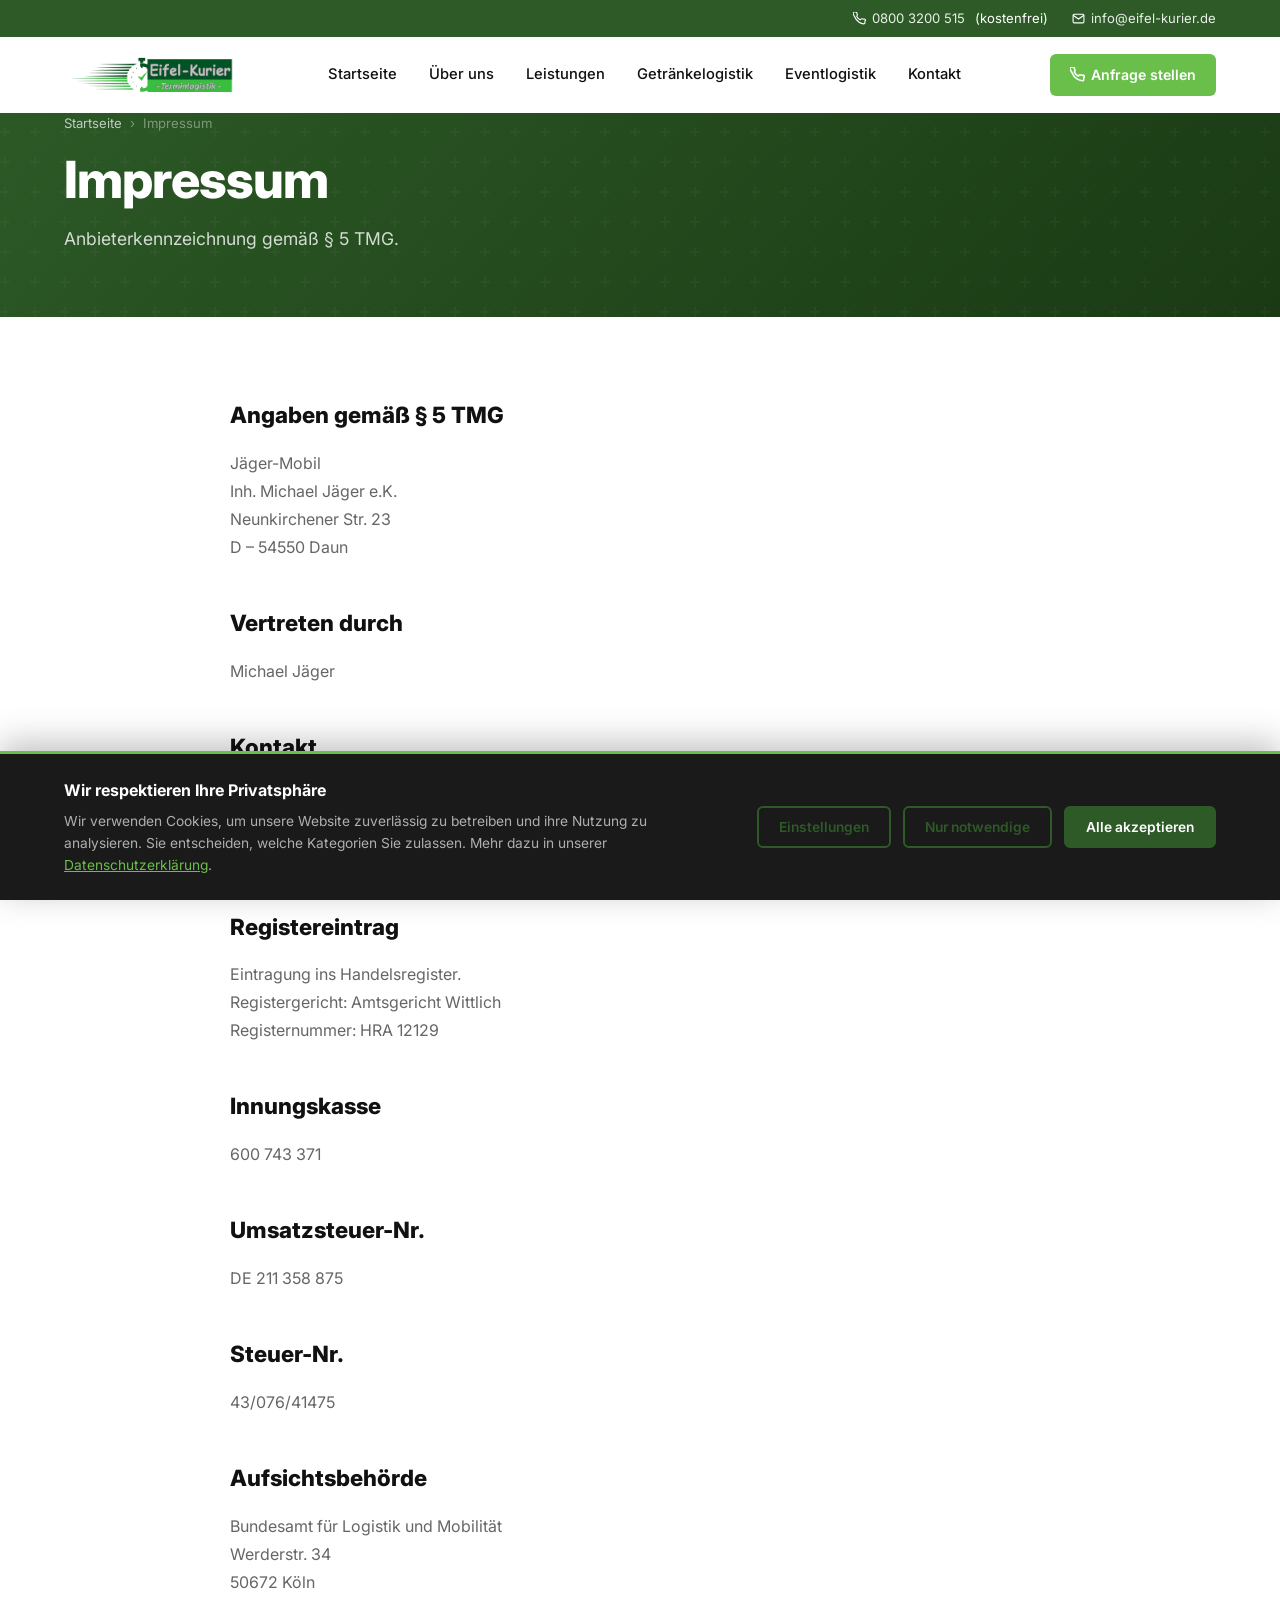
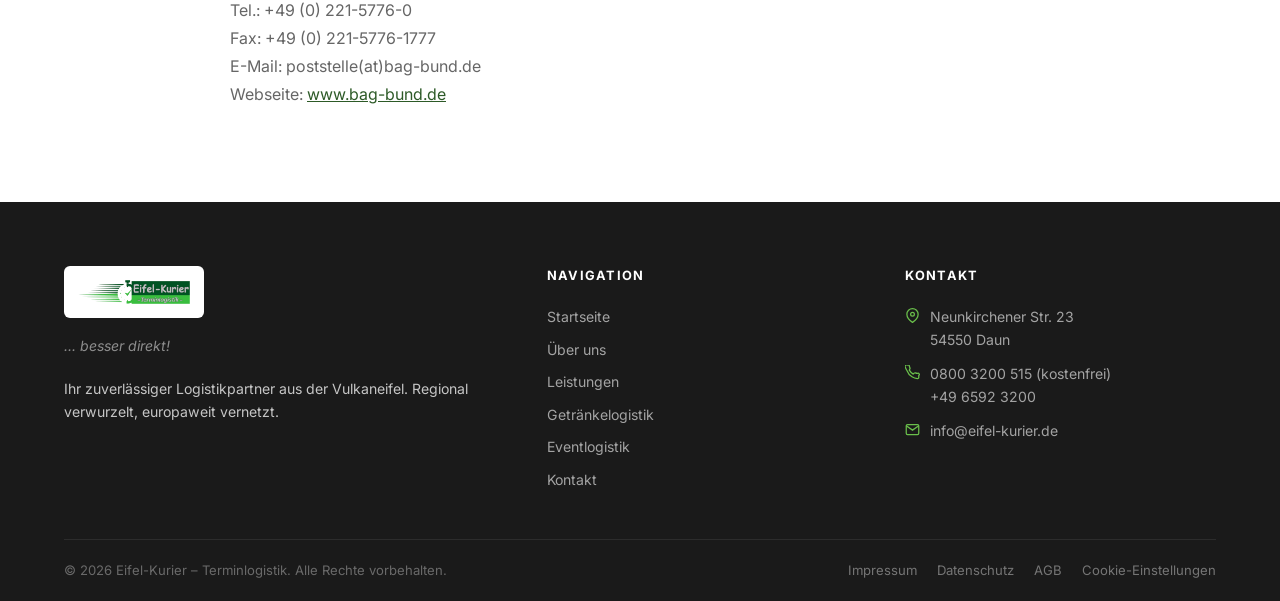
<file: Website/pages/impressum.html>
<!DOCTYPE html>
<html lang="de">
<head>
  <meta charset="UTF-8">
  <meta name="viewport" content="width=device-width, initial-scale=1.0">
  <title>Impressum – Eifel-Kurier</title>
  <meta name="description" content="Impressum von Eifel-Kurier (Jäger-Mobil Inh. Michael Jäger e.K.): Anbieterkennzeichnung, Kontakt, Registereintrag und zuständige Aufsichtsbehörde.">
  <meta name="robots" content="noindex, follow">
  <link rel="canonical" href="https://www.eifel-kurier.de/pages/impressum.html">
  <link rel="icon" type="image/png" href="../images/favicon-32.png">
  <link rel="apple-touch-icon" href="../images/apple-touch-icon.png">
  <link rel="preconnect" href="https://fonts.googleapis.com">
  <link rel="preconnect" href="https://fonts.gstatic.com" crossorigin>
  <link href="https://fonts.googleapis.com/css2?family=Inter:wght@400;500;600;700;800&display=swap" rel="stylesheet">
  <link rel="stylesheet" href="../css/main.css">
  <link rel="stylesheet" href="../css/nav.css">
  <link rel="stylesheet" href="../css/hero.css">
  <link rel="stylesheet" href="../css/components.css">
  <link rel="stylesheet" href="../css/animations.css">
  <link rel="stylesheet" href="../css/pages.css">
  <link rel="stylesheet" href="../css/cookie-consent.css">
</head>
<body>

<!-- Top-Bar -->
<div class="topbar">
  <div class="container">
    <div class="topbar-item">
      <svg width="13" height="13" viewBox="0 0 24 24" fill="none" stroke="currentColor" stroke-width="2"><path d="M22 16.92v3a2 2 0 01-2.18 2 19.79 19.79 0 01-8.63-3.07A19.5 19.5 0 013.07 8.81 19.79 19.79 0 01.06 2.18 2 2 0 012.04 0h3a2 2 0 012 1.72c.12 1.01.42 2 .88 2.92a2 2 0 01-.45 2.11L6.91 8.25a16 16 0 006.29 6.29l1.5-1.5a2 2 0 012.11-.45c.92.46 1.91.76 2.92.88A2 2 0 0122 16.92z"/></svg>
      <a href="tel:08003200515">0800 3200 515</a>&nbsp;(kostenfrei)
    </div>
    <div class="topbar-item">
      <svg width="13" height="13" viewBox="0 0 24 24" fill="none" stroke="currentColor" stroke-width="2"><path d="M4 4h16c1.1 0 2 .9 2 2v12c0 1.1-.9 2-2 2H4c-1.1 0-2-.9-2-2V6c0-1.1.9-2 2-2z"/><polyline points="22,6 12,13 2,6"/></svg>
      <a href="mailto:info@eifel-kurier.de">info@eifel-kurier.de</a>
    </div>
  </div>
</div>

<!-- Header -->
<header class="site-header" style="top:37px">
  <div class="container header-inner">
    <a href="../index.html" class="nav-logo" aria-label="Eifel-Kurier Startseite">
      <img src="../images/logo.png" alt="Eifel-Kurier Logo" width="140" height="46">
    </a>
    <nav class="nav-menu" aria-label="Hauptnavigation">
      <a href="../index.html">Startseite</a>
      <a href="ueber-uns.html">Über uns</a>
      <a href="leistungen.html">Leistungen</a>
      <a href="getraenkelogistik.html">Getränkelogistik</a>
      <a href="eventlogistik.html">Eventlogistik</a>
      <a href="kontakt.html">Kontakt</a>
    </nav>
    <a href="kontakt.html" class="nav-cta">
      <svg width="15" height="15" viewBox="0 0 24 24" fill="none" stroke="currentColor" stroke-width="2.5"><path d="M22 16.92v3a2 2 0 01-2.18 2 19.79 19.79 0 01-8.63-3.07A19.5 19.5 0 013.07 8.81 19.79 19.79 0 01.06 2.18 2 2 0 012.04 0h3a2 2 0 012 1.72c.12 1.01.42 2 .88 2.92a2 2 0 01-.45 2.11L6.91 8.25a16 16 0 006.29 6.29l1.5-1.5a2 2 0 012.11-.45c.92.46 1.91.76 2.92.88A2 2 0 0122 16.92z"/></svg>
      Anfrage stellen
    </a>
    <button class="hamburger" id="hamburger" aria-label="Menü öffnen" aria-expanded="false">
      <span></span><span></span><span></span>
    </button>
  </div>
</header>

<div class="mobile-overlay" id="mobileOverlay"></div>
<nav class="mobile-menu" id="mobileMenu" aria-label="Mobile Navigation">
  <button class="mobile-menu-close" aria-label="Menü schließen">
    <svg width="20" height="20" viewBox="0 0 24 24" fill="none" stroke="currentColor" stroke-width="2.5"><line x1="18" y1="6" x2="6" y2="18"/><line x1="6" y1="6" x2="18" y2="18"/></svg>
  </button>
  <a href="../index.html">Startseite</a>
  <a href="ueber-uns.html">Über uns</a>
  <a href="leistungen.html">Leistungen</a>
  <a href="getraenkelogistik.html">Getränkelogistik</a>
  <a href="eventlogistik.html">Eventlogistik</a>
  <a href="kontakt.html">Kontakt</a>
  <a href="kontakt.html" class="nav-cta">Anfrage stellen</a>
</nav>

<!-- Page Header -->
<div class="page-header" style="padding-top:76px">
  <div class="container">
    <div class="page-header-breadcrumb">
      <a href="../index.html">Startseite</a>
      <span>›</span>
      <span>Impressum</span>
    </div>
    <h1>Impressum</h1>
    <p>Anbieterkennzeichnung gemäß § 5 TMG.</p>
  </div>
</div>

<!-- ═══════════════════════════════════════════════════════════
     IMPRESSUM-INHALT
     ═══════════════════════════════════════════════════════════ -->
<section class="section">
  <div class="container">
    <div class="legal-content">

      <h2>Angaben gemäß § 5 TMG</h2>
      <p>
        Jäger-Mobil<br>
        Inh. Michael Jäger e.K.<br>
        Neunkirchener Str. 23<br>
        D – 54550 Daun
      </p>

      <h2>Vertreten durch</h2>
      <p>Michael Jäger</p>

      <h2>Kontakt</h2>
      <p>
        Telefon: <a href="tel:08003200515">+49 (0) 800 3200 515</a><br>
        E-Mail: <a href="mailto:info@eifel-kurier.de">info@eifel-kurier.de</a><br>
        Web: <a href="../index.html">www.eifel-kurier.de</a>
      </p>

      <h2>Registereintrag</h2>
      <p>
        Eintragung ins Handelsregister.<br>
        Registergericht: Amtsgericht Wittlich<br>
        Registernummer: HRA 12129
      </p>

      <h2>Innungskasse</h2>
      <p>600 743 371</p>

      <h2>Umsatzsteuer-Nr.</h2>
      <p>DE 211 358 875</p>

      <h2>Steuer-Nr.</h2>
      <p>43/076/41475</p>

      <h2>Aufsichtsbehörde</h2>
      <p>
        Bundesamt für Logistik und Mobilität<br>
        Werderstr. 34<br>
        50672 Köln<br>
        Tel.: +49 (0) 221-5776-0<br>
        Fax: +49 (0) 221-5776-1777<br>
        E-Mail: poststelle(at)bag-bund.de<br>
        Webseite: <a href="https://www.bag-bund.de" target="_blank" rel="noopener">www.bag-bund.de</a>
      </p>

    </div>
  </div>
</section>

<!-- Footer -->
<footer class="site-footer">
  <div class="container">
    <div class="footer-grid">
      <div class="footer-brand">
        <img src="../images/logo.png" alt="Eifel-Kurier Logo" width="140" height="46" loading="lazy">
        <p class="footer-slogan">... besser direkt!</p>
        <p>Ihr zuverlässiger Logistikpartner aus der Vulkaneifel. Regional verwurzelt, europaweit vernetzt.</p>
      </div>
      <div class="footer-col">
        <h4>Navigation</h4>
        <nav class="footer-links">
          <a href="../index.html">Startseite</a>
          <a href="ueber-uns.html">Über uns</a>
          <a href="leistungen.html">Leistungen</a>
          <a href="getraenkelogistik.html">Getränkelogistik</a>
          <a href="eventlogistik.html">Eventlogistik</a>
          <a href="kontakt.html">Kontakt</a>
        </nav>
      </div>
      <div class="footer-col">
        <h4>Kontakt</h4>
        <div class="footer-contact-item">
          <svg width="15" height="15" viewBox="0 0 24 24" fill="none" stroke="currentColor" stroke-width="2"><path d="M21 10c0 7-9 13-9 13s-9-6-9-13a9 9 0 0118 0z"/><circle cx="12" cy="10" r="3"/></svg>
          <span>Neunkirchener Str. 23<br>54550 Daun</span>
        </div>
        <div class="footer-contact-item">
          <svg width="15" height="15" viewBox="0 0 24 24" fill="none" stroke="currentColor" stroke-width="2"><path d="M22 16.92v3a2 2 0 01-2.18 2 19.79 19.79 0 01-8.63-3.07A19.5 19.5 0 013.07 8.81 19.79 19.79 0 01.06 2.18 2 2 0 012.04 0h3a2 2 0 012 1.72c.12 1.01.42 2 .88 2.92a2 2 0 01-.45 2.11L6.91 8.25a16 16 0 006.29 6.29l1.5-1.5a2 2 0 012.11-.45c.92.46 1.91.76 2.92.88A2 2 0 0122 16.92z"/></svg>
          <div><a href="tel:08003200515">0800 3200 515</a> (kostenfrei)<br><a href="tel:+4965923200">+49 6592 3200</a></div>
        </div>
        <div class="footer-contact-item">
          <svg width="15" height="15" viewBox="0 0 24 24" fill="none" stroke="currentColor" stroke-width="2"><path d="M4 4h16c1.1 0 2 .9 2 2v12c0 1.1-.9 2-2 2H4c-1.1 0-2-.9-2-2V6c0-1.1.9-2 2-2z"/><polyline points="22,6 12,13 2,6"/></svg>
          <a href="mailto:info@eifel-kurier.de">info@eifel-kurier.de</a>
        </div>
      </div>
    </div>
    <div class="footer-bottom">
      <span>&copy; 2026 Eifel-Kurier – Terminlogistik. Alle Rechte vorbehalten.</span>
      <div class="footer-bottom-links">
        <a href="impressum.html">Impressum</a>
        <a href="datenschutz.html">Datenschutz</a>
        <a href="agb.html">AGB</a>
        <a href="#" class="cookie-settings-link">Cookie-Einstellungen</a>
      </div>
    </div>
  </div>
</footer>

<script src="../js/nav.js"></script>
<script src="../js/animations.js"></script>
<script src="../js/cookie-consent.js"></script>
</body>
</html>
</file>
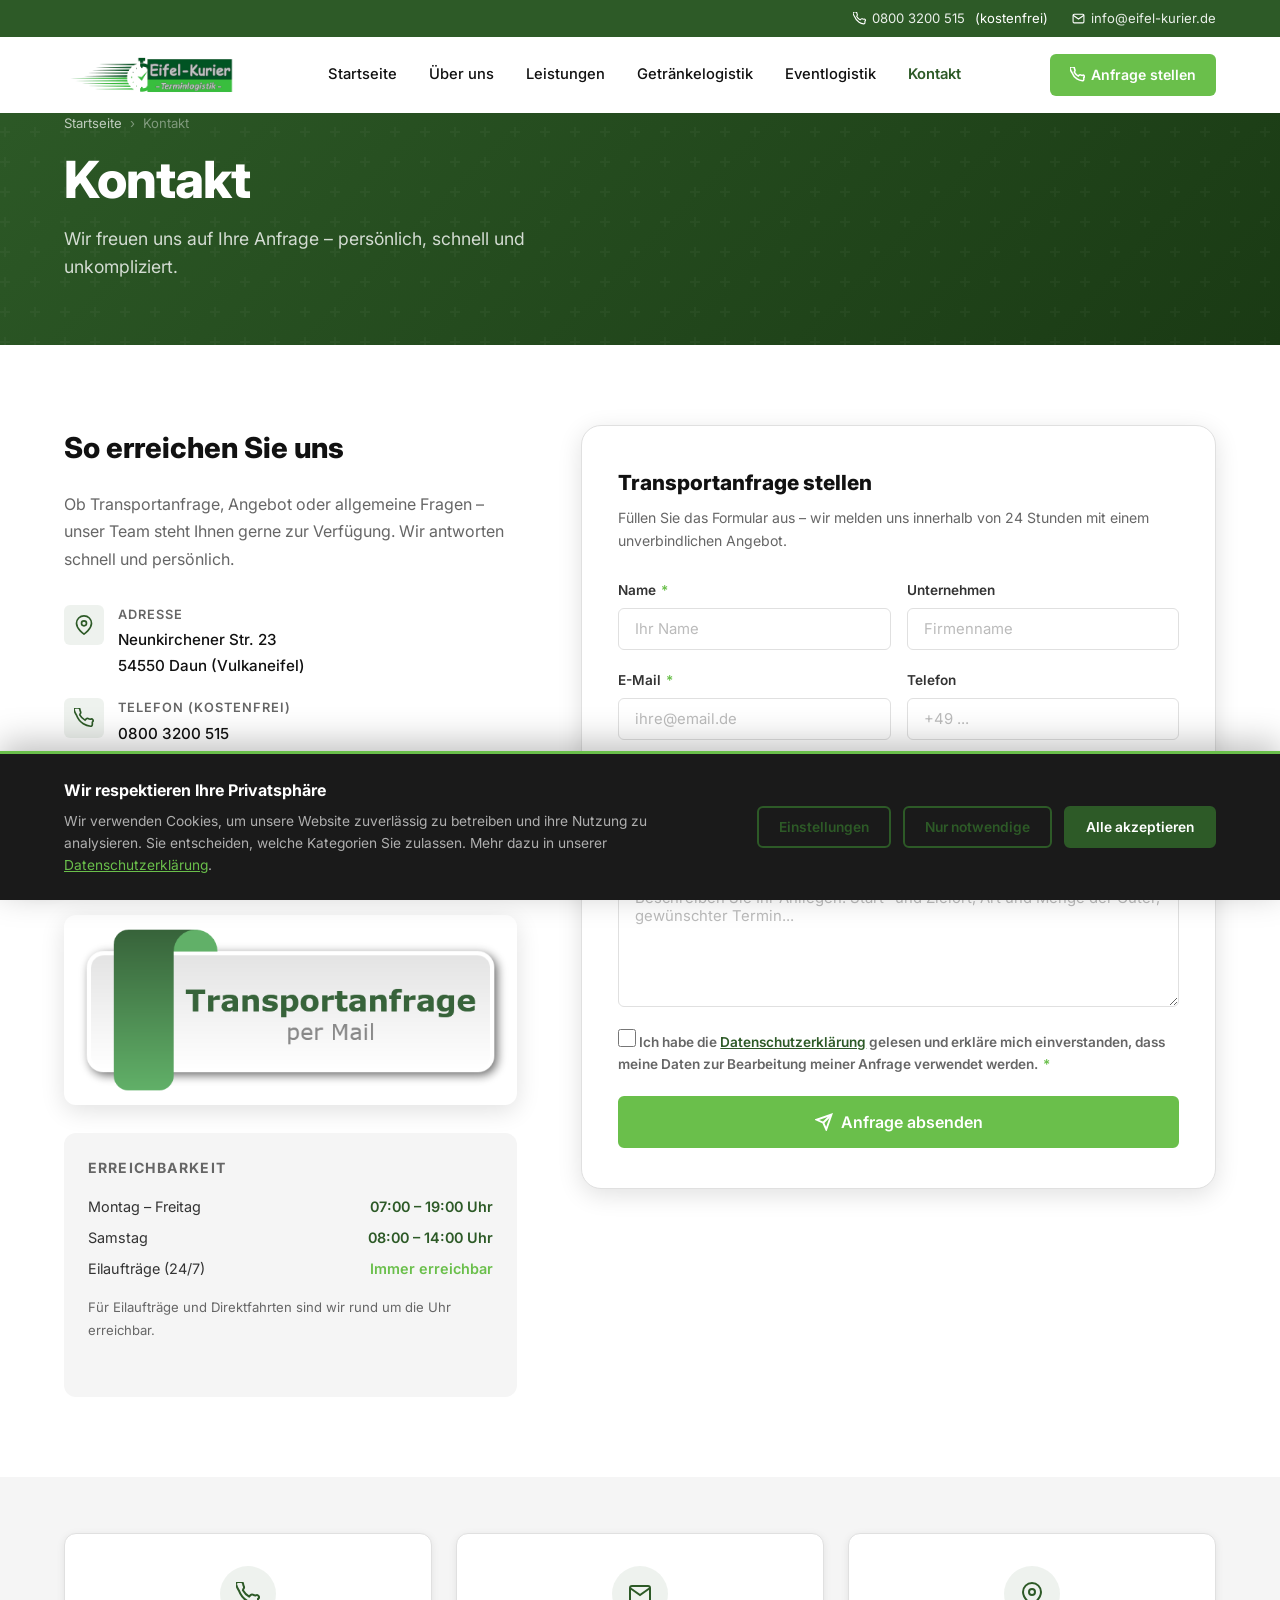
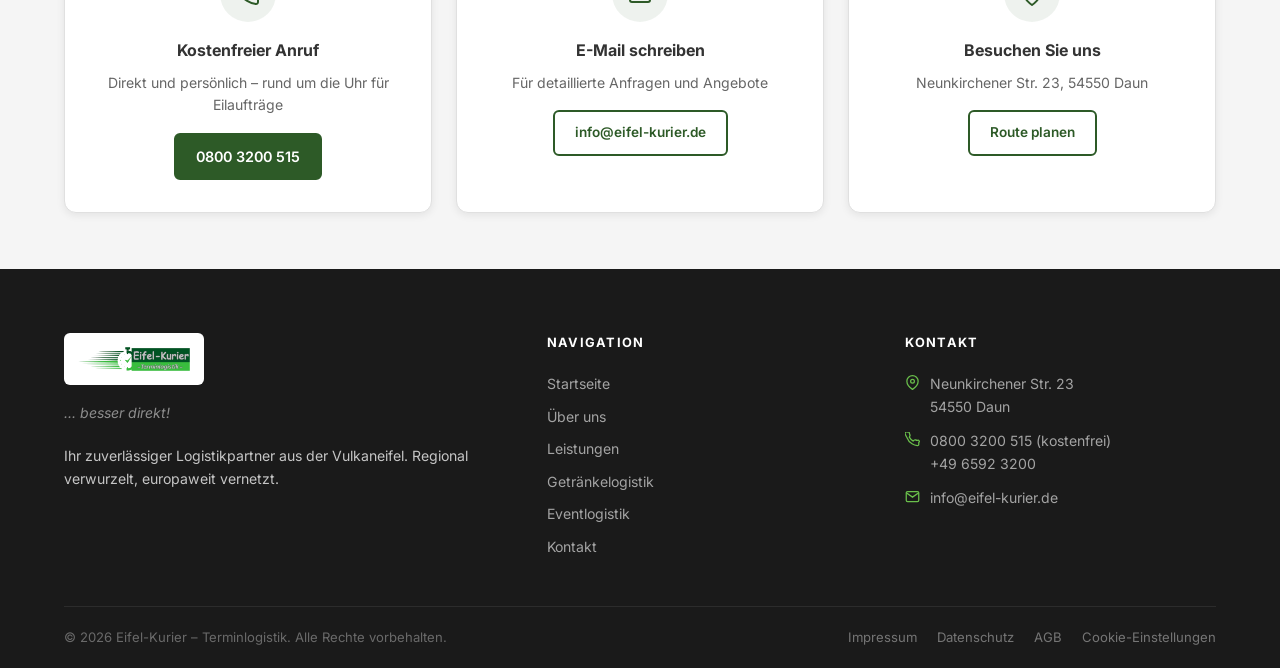
<file: Website/pages/kontakt.html>
﻿<!DOCTYPE html>
<html lang="de">
<head>
  <meta charset="UTF-8">
  <meta name="viewport" content="width=device-width, initial-scale=1.0">
  <title>Kontakt – Eifel-Kurier</title>
  <meta name="description" content="Nehmen Sie Kontakt mit Eifel-Kurier auf: Neunkirchener Str. 23, 54550 Daun. Tel: 0800 3200 515 (kostenfrei). Wir freuen uns auf Ihre Anfrage!">
  <link rel="canonical" href="https://www.eifel-kurier.de/pages/kontakt.html">
  <link rel="icon" type="image/png" href="../images/favicon-32.png">
  <link rel="apple-touch-icon" href="../images/apple-touch-icon.png">
  <meta property="og:type" content="website">
  <meta property="og:site_name" content="Eifel-Kurier">
  <meta property="og:locale" content="de_DE">
  <meta property="og:title" content="Kontakt – Eifel-Kurier">
  <meta property="og:description" content="Neunkirchener Str. 23, 54550 Daun. Tel: 0800 3200 515 (kostenfrei). Wir freuen uns auf Ihre Anfrage!">
  <meta property="og:image" content="https://www.eifel-kurier.de/images/logo.png">
  <meta property="og:url" content="https://www.eifel-kurier.de/pages/kontakt.html">
  <meta name="twitter:card" content="summary_large_image">
  <link rel="preconnect" href="https://fonts.googleapis.com">
  <link rel="preconnect" href="https://fonts.gstatic.com" crossorigin>
  <link href="https://fonts.googleapis.com/css2?family=Inter:wght@400;500;600;700;800&display=swap" rel="stylesheet">
  <link rel="stylesheet" href="../css/main.css">
  <link rel="stylesheet" href="../css/nav.css">
  <link rel="stylesheet" href="../css/hero.css">
  <link rel="stylesheet" href="../css/components.css">
  <link rel="stylesheet" href="../css/animations.css">
  <link rel="stylesheet" href="../css/pages.css">
  <link rel="stylesheet" href="../css/cookie-consent.css">
</head>
<body>

<!-- Top-Bar -->
<div class="topbar">
  <div class="container">
    <div class="topbar-item">
      <svg width="13" height="13" viewBox="0 0 24 24" fill="none" stroke="currentColor" stroke-width="2"><path d="M22 16.92v3a2 2 0 01-2.18 2 19.79 19.79 0 01-8.63-3.07A19.5 19.5 0 013.07 8.81 19.79 19.79 0 01.06 2.18 2 2 0 012.04 0h3a2 2 0 012 1.72c.12 1.01.42 2 .88 2.92a2 2 0 01-.45 2.11L6.91 8.25a16 16 0 006.29 6.29l1.5-1.5a2 2 0 012.11-.45c.92.46 1.91.76 2.92.88A2 2 0 0122 16.92z"/></svg>
      <a href="tel:08003200515">0800 3200 515</a>&nbsp;(kostenfrei)
    </div>
    <div class="topbar-item">
      <svg width="13" height="13" viewBox="0 0 24 24" fill="none" stroke="currentColor" stroke-width="2"><path d="M4 4h16c1.1 0 2 .9 2 2v12c0 1.1-.9 2-2 2H4c-1.1 0-2-.9-2-2V6c0-1.1.9-2 2-2z"/><polyline points="22,6 12,13 2,6"/></svg>
      <a href="mailto:info@eifel-kurier.de">info@eifel-kurier.de</a>
    </div>
  </div>
</div>

<!-- Header -->
<header class="site-header" style="top:37px">
  <div class="container header-inner">
    <a href="../index.html" class="nav-logo">
      <img src="../images/logo.png" alt="Eifel-Kurier Logo" width="140" height="46">
    </a>
    <nav class="nav-menu">
      <a href="../index.html">Startseite</a>
      <a href="ueber-uns.html">Über uns</a>
      <a href="leistungen.html">Leistungen</a>
      <a href="getraenkelogistik.html">Getränkelogistik</a>
      <a href="eventlogistik.html">Eventlogistik</a>
      <a href="kontakt.html" class="active">Kontakt</a>
    </nav>
    <a href="kontakt.html" class="nav-cta">
      <svg width="15" height="15" viewBox="0 0 24 24" fill="none" stroke="currentColor" stroke-width="2.5"><path d="M22 16.92v3a2 2 0 01-2.18 2 19.79 19.79 0 01-8.63-3.07A19.5 19.5 0 013.07 8.81 19.79 19.79 0 01.06 2.18 2 2 0 012.04 0h3a2 2 0 012 1.72c.12 1.01.42 2 .88 2.92a2 2 0 01-.45 2.11L6.91 8.25a16 16 0 006.29 6.29l1.5-1.5a2 2 0 012.11-.45c.92.46 1.91.76 2.92.88A2 2 0 0122 16.92z"/></svg>
      Anfrage stellen
    </a>
    <button class="hamburger" id="hamburger" aria-label="Menü öffnen" aria-expanded="false">
      <span></span><span></span><span></span>
    </button>
  </div>
</header>

<div class="mobile-overlay" id="mobileOverlay"></div>
<nav class="mobile-menu" id="mobileMenu">
  <button class="mobile-menu-close" aria-label="Menü schließen">
    <svg width="20" height="20" viewBox="0 0 24 24" fill="none" stroke="currentColor" stroke-width="2.5"><line x1="18" y1="6" x2="6" y2="18"/><line x1="6" y1="6" x2="18" y2="18"/></svg>
  </button>
  <a href="../index.html">Startseite</a>
  <a href="ueber-uns.html">Über uns</a>
  <a href="leistungen.html">Leistungen</a>
  <a href="getraenkelogistik.html">Getränkelogistik</a>
  <a href="eventlogistik.html">Eventlogistik</a>
  <a href="kontakt.html" class="active">Kontakt</a>
  <a href="kontakt.html" class="nav-cta">Anfrage stellen</a>
</nav>

<!-- Page Header -->
<div class="page-header" style="padding-top:76px">
  <div class="container">
    <div class="page-header-breadcrumb">
      <a href="../index.html">Startseite</a>
      <span>›</span>
      <span>Kontakt</span>
    </div>
    <h1>Kontakt</h1>
    <p>Wir freuen uns auf Ihre Anfrage – persönlich, schnell und unkompliziert.</p>
  </div>
</div>

<!-- ═══════════════════════════════════════════════════════════
     KONTAKT-LAYOUT
     ═══════════════════════════════════════════════════════════ -->
<section class="section">
  <div class="container">
    <div class="contact-layout">

      <!-- Linke Spalte: Kontaktinfos -->
      <div class="contact-info reveal-left">
        <h2>So erreichen Sie uns</h2>
        <p>
          Ob Transportanfrage, Angebot oder allgemeine Fragen – unser Team steht
          Ihnen gerne zur Verfügung. Wir antworten schnell und persönlich.
        </p>

        <div class="contact-detail">
          <div class="contact-detail-icon">
            <svg width="20" height="20" viewBox="0 0 24 24" fill="none" stroke="currentColor" stroke-width="2"><path d="M21 10c0 7-9 13-9 13s-9-6-9-13a9 9 0 0118 0z"/><circle cx="12" cy="10" r="3"/></svg>
          </div>
          <div class="contact-detail-text">
            <strong>Adresse</strong>
            <span>Neunkirchener Str. 23<br>54550 Daun (Vulkaneifel)</span>
          </div>
        </div>

        <div class="contact-detail">
          <div class="contact-detail-icon">
            <svg width="20" height="20" viewBox="0 0 24 24" fill="none" stroke="currentColor" stroke-width="2"><path d="M22 16.92v3a2 2 0 01-2.18 2 19.79 19.79 0 01-8.63-3.07A19.5 19.5 0 013.07 8.81 19.79 19.79 0 01.06 2.18 2 2 0 012.04 0h3a2 2 0 012 1.72c.12 1.01.42 2 .88 2.92a2 2 0 01-.45 2.11L6.91 8.25a16 16 0 006.29 6.29l1.5-1.5a2 2 0 012.11-.45c.92.46 1.91.76 2.92.88A2 2 0 0122 16.92z"/></svg>
          </div>
          <div class="contact-detail-text">
            <strong>Telefon (kostenfrei)</strong>
            <a href="tel:08003200515">0800 3200 515</a>
          </div>
        </div>

        <div class="contact-detail">
          <div class="contact-detail-icon">
            <svg width="20" height="20" viewBox="0 0 24 24" fill="none" stroke="currentColor" stroke-width="2"><path d="M22 16.92v3a2 2 0 01-2.18 2 19.79 19.79 0 01-8.63-3.07A19.5 19.5 0 013.07 8.81 19.79 19.79 0 01.06 2.18 2 2 0 012.04 0h3a2 2 0 012 1.72c.12 1.01.42 2 .88 2.92a2 2 0 01-.45 2.11L6.91 8.25a16 16 0 006.29 6.29l1.5-1.5a2 2 0 012.11-.45c.92.46 1.91.76 2.92.88A2 2 0 0122 16.92z"/></svg>
          </div>
          <div class="contact-detail-text">
            <strong>Telefon International</strong>
            <a href="tel:+4965923200">+49 6592 3200</a>
          </div>
        </div>

        <div class="contact-detail">
          <div class="contact-detail-icon">
            <svg width="20" height="20" viewBox="0 0 24 24" fill="none" stroke="currentColor" stroke-width="2"><path d="M4 4h16c1.1 0 2 .9 2 2v12c0 1.1-.9 2-2 2H4c-1.1 0-2-.9-2-2V6c0-1.1.9-2 2-2z"/><polyline points="22,6 12,13 2,6"/></svg>
          </div>
          <div class="contact-detail-text">
            <strong>E-Mail</strong>
            <a href="mailto:info@eifel-kurier.de">info@eifel-kurier.de</a>
          </div>
        </div>

        <!-- Schnell-Kontakt Bild -->
        <div style="margin-top:32px; border-radius:var(--radius-md); overflow:hidden; box-shadow:var(--shadow-md)">
          <img src="../images/transportanfrage.png"
               alt="Transportanfrage – Eifel-Kurier"
               width="480" height="200"
               loading="lazy"
               style="width:100%; height:auto; display:block;">
        </div>

        <!-- Öffnungszeiten -->
        <div style="margin-top:28px; padding:24px; background:var(--color-gray-light); border-radius:var(--radius-md)">
          <h4 style="font-size:0.88rem; font-weight:700; text-transform:uppercase; letter-spacing:0.08em; color:var(--color-gray-mid); margin-bottom:16px">Erreichbarkeit</h4>
          <div style="display:flex; justify-content:space-between; margin-bottom:8px; font-size:0.9rem">
            <span style="color:var(--color-gray-dark)">Montag – Freitag</span>
            <span style="font-weight:600; color:var(--color-dark-green)">07:00 – 19:00 Uhr</span>
          </div>
          <div style="display:flex; justify-content:space-between; margin-bottom:8px; font-size:0.9rem">
            <span style="color:var(--color-gray-dark)">Samstag</span>
            <span style="font-weight:600; color:var(--color-dark-green)">08:00 – 14:00 Uhr</span>
          </div>
          <div style="display:flex; justify-content:space-between; margin-bottom:16px; font-size:0.9rem">
            <span style="color:var(--color-gray-dark)">Eilaufträge (24/7)</span>
            <span style="font-weight:600; color:var(--color-light-green)">Immer erreichbar</span>
          </div>
          <p style="font-size:0.82rem; color:var(--color-gray-mid)">Für Eilaufträge und Direktfahrten sind wir rund um die Uhr erreichbar.</p>
        </div>
      </div>

      <!-- Rechte Spalte: Formular -->
      <div class="reveal-right">
        <div class="contact-form">
          <h3 style="font-size:1.3rem; font-weight:800; color:var(--color-black); margin-bottom:8px">Transportanfrage stellen</h3>
          <p style="font-size:0.88rem; color:var(--color-gray-mid); margin-bottom:28px; line-height:1.6">Füllen Sie das Formular aus – wir melden uns innerhalb von 24 Stunden mit einem unverbindlichen Angebot.</p>

          <form id="contactForm" novalidate>

            <div class="form-row">
              <div class="form-group">
                <label for="name">Name <span class="required">*</span></label>
                <input type="text" id="name" name="name" class="form-control" placeholder="Ihr Name" required autocomplete="name">
              </div>
              <div class="form-group">
                <label for="firma">Unternehmen</label>
                <input type="text" id="firma" name="firma" class="form-control" placeholder="Firmenname" autocomplete="organization">
              </div>
            </div>

            <div class="form-row">
              <div class="form-group">
                <label for="email">E-Mail <span class="required">*</span></label>
                <input type="email" id="email" name="email" class="form-control" placeholder="ihre@email.de" required autocomplete="email">
              </div>
              <div class="form-group">
                <label for="telefon">Telefon</label>
                <input type="tel" id="telefon" name="telefon" class="form-control" placeholder="+49 ..." autocomplete="tel">
              </div>
            </div>

            <div class="form-group">
              <label for="anfrage">Art der Anfrage <span class="required">*</span></label>
              <select id="anfrage" name="anfrage" class="form-control" required>
                <option value="" disabled selected>Bitte wählen...</option>
                <option value="direktfahrt">Direkt- &amp; Sonderfahrt</option>
                <option value="getraenke">Getränkelogistik</option>
                <option value="spezial">Spezialtransport</option>
                <option value="volumen">Volumentransport</option>
                <option value="event">Eventlogistik</option>
                <option value="beschaffung">Beschaffungslogistik</option>
                <option value="international">Internationaler Transport</option>
                <option value="verzollung">Schweiz / Verzollung</option>
                <option value="sonstiges">Sonstiges</option>
              </select>
            </div>

            <div class="form-group">
              <label for="nachricht">Ihre Nachricht <span class="required">*</span></label>
              <textarea id="nachricht" name="nachricht" class="form-control" rows="5"
                        placeholder="Beschreiben Sie Ihr Anliegen: Start- und Zielort, Art und Menge der Güter, gewünschter Termin..." required></textarea>
            </div>

            <div class="form-group">
              <label class="form-checkbox">
                <input type="checkbox" name="datenschutz" required>
                <span>
                  Ich habe die <a href="datenschutz.html">Datenschutzerklärung</a> gelesen und erkläre mich einverstanden,
                  dass meine Daten zur Bearbeitung meiner Anfrage verwendet werden. <span class="required">*</span>
                </span>
              </label>
            </div>

            <button type="submit" class="btn btn-light" style="width:100%; justify-content:center; padding:14px 28px; font-size:1rem">
              <svg width="18" height="18" viewBox="0 0 24 24" fill="none" stroke="currentColor" stroke-width="2.5"><line x1="22" y1="2" x2="11" y2="13"/><polygon points="22 2 15 22 11 13 2 9 22 2"/></svg>
              Anfrage absenden
            </button>

          </form>

          <div id="formSuccess" class="form-success" role="alert">
            <svg width="32" height="32" viewBox="0 0 24 24" fill="none" stroke="#2d5a27" stroke-width="2" style="margin:0 auto 12px; display:block"><circle cx="12" cy="12" r="10"/><polyline points="20 6 9 17 4 12"/></svg>
            <strong style="display:block; font-size:1.1rem; margin-bottom:8px">Vielen Dank für Ihre Anfrage!</strong>
            Wir haben Ihre Nachricht erhalten und melden uns innerhalb von 24 Stunden bei Ihnen zurück.
            <br><br>
            <a href="tel:08003200515" style="color:var(--color-dark-green); font-weight:600">Eilig? Rufen Sie uns an: 0800 3200 515</a>
          </div>
        </div>
      </div>

    </div>
  </div>
</section>

<!-- ═══════════════════════════════════════════════════════════
     DIREKTER KONTAKT CTA
     ═══════════════════════════════════════════════════════════ -->
<section class="section section--gray" style="padding:56px 0">
  <div class="container">
    <div style="display:grid; grid-template-columns: repeat(3, 1fr); gap:24px; text-align:center">

      <div class="reveal" style="padding:32px 24px; background:#fff; border-radius:var(--radius-md); box-shadow:var(--shadow-sm); border:1px solid var(--color-border)">
        <div style="width:56px; height:56px; border-radius:50%; background:rgba(45,90,39,0.08); display:flex; align-items:center; justify-content:center; margin:0 auto 16px; color:var(--color-dark-green)">
          <svg width="24" height="24" viewBox="0 0 24 24" fill="none" stroke="currentColor" stroke-width="2"><path d="M22 16.92v3a2 2 0 01-2.18 2 19.79 19.79 0 01-8.63-3.07A19.5 19.5 0 013.07 8.81 19.79 19.79 0 01.06 2.18 2 2 0 012.04 0h3a2 2 0 012 1.72c.12 1.01.42 2 .88 2.92a2 2 0 01-.45 2.11L6.91 8.25a16 16 0 006.29 6.29l1.5-1.5a2 2 0 012.11-.45c.92.46 1.91.76 2.92.88A2 2 0 0122 16.92z"/></svg>
        </div>
        <h3 style="font-size:1rem; font-weight:700; margin-bottom:8px">Kostenfreier Anruf</h3>
        <p style="font-size:0.88rem; color:var(--color-gray-mid); margin-bottom:16px">Direkt und persönlich – rund um die Uhr für Eilaufträge</p>
        <a href="tel:08003200515" class="btn btn-primary" style="font-size:0.9rem; padding:10px 20px">0800 3200 515</a>
      </div>

      <div class="reveal" style="padding:32px 24px; background:#fff; border-radius:var(--radius-md); box-shadow:var(--shadow-sm); border:1px solid var(--color-border)">
        <div style="width:56px; height:56px; border-radius:50%; background:rgba(45,90,39,0.08); display:flex; align-items:center; justify-content:center; margin:0 auto 16px; color:var(--color-dark-green)">
          <svg width="24" height="24" viewBox="0 0 24 24" fill="none" stroke="currentColor" stroke-width="2"><path d="M4 4h16c1.1 0 2 .9 2 2v12c0 1.1-.9 2-2 2H4c-1.1 0-2-.9-2-2V6c0-1.1.9-2 2-2z"/><polyline points="22,6 12,13 2,6"/></svg>
        </div>
        <h3 style="font-size:1rem; font-weight:700; margin-bottom:8px">E-Mail schreiben</h3>
        <p style="font-size:0.88rem; color:var(--color-gray-mid); margin-bottom:16px">Für detaillierte Anfragen und Angebote</p>
        <a href="mailto:info@eifel-kurier.de" class="btn btn-outline-dark" style="font-size:0.85rem; padding:10px 20px">info@eifel-kurier.de</a>
      </div>

      <div class="reveal" style="padding:32px 24px; background:#fff; border-radius:var(--radius-md); box-shadow:var(--shadow-sm); border:1px solid var(--color-border)">
        <div style="width:56px; height:56px; border-radius:50%; background:rgba(45,90,39,0.08); display:flex; align-items:center; justify-content:center; margin:0 auto 16px; color:var(--color-dark-green)">
          <svg width="24" height="24" viewBox="0 0 24 24" fill="none" stroke="currentColor" stroke-width="2"><path d="M21 10c0 7-9 13-9 13s-9-6-9-13a9 9 0 0118 0z"/><circle cx="12" cy="10" r="3"/></svg>
        </div>
        <h3 style="font-size:1rem; font-weight:700; margin-bottom:8px">Besuchen Sie uns</h3>
        <p style="font-size:0.88rem; color:var(--color-gray-mid); margin-bottom:16px">Neunkirchener Str. 23, 54550 Daun</p>
        <a href="https://maps.google.com/?q=Neunkirchener+Str+23+54550+Daun" target="_blank" rel="noopener" class="btn btn-outline-dark" style="font-size:0.85rem; padding:10px 20px">Route planen</a>
      </div>

    </div>
  </div>
</section>

<!-- Footer -->
<footer class="site-footer">
  <div class="container">
    <div class="footer-grid">
      <div class="footer-brand">
        <img src="../images/logo.png" alt="Eifel-Kurier Logo" width="140" height="46" loading="lazy">
        <p class="footer-slogan">... besser direkt!</p>
        <p>Ihr zuverlässiger Logistikpartner aus der Vulkaneifel. Regional verwurzelt, europaweit vernetzt.</p>
      </div>
      <div class="footer-col">
        <h4>Navigation</h4>
        <nav class="footer-links">
          <a href="../index.html">Startseite</a>
          <a href="ueber-uns.html">Über uns</a>
          <a href="leistungen.html">Leistungen</a>
          <a href="getraenkelogistik.html">Getränkelogistik</a>
          <a href="eventlogistik.html">Eventlogistik</a>
          <a href="kontakt.html">Kontakt</a>
        </nav>
      </div>
      <div class="footer-col">
        <h4>Kontakt</h4>
        <div class="footer-contact-item">
          <svg width="15" height="15" viewBox="0 0 24 24" fill="none" stroke="currentColor" stroke-width="2"><path d="M21 10c0 7-9 13-9 13s-9-6-9-13a9 9 0 0118 0z"/><circle cx="12" cy="10" r="3"/></svg>
          <span>Neunkirchener Str. 23<br>54550 Daun</span>
        </div>
        <div class="footer-contact-item">
          <svg width="15" height="15" viewBox="0 0 24 24" fill="none" stroke="currentColor" stroke-width="2"><path d="M22 16.92v3a2 2 0 01-2.18 2 19.79 19.79 0 01-8.63-3.07A19.5 19.5 0 013.07 8.81 19.79 19.79 0 01.06 2.18 2 2 0 012.04 0h3a2 2 0 012 1.72c.12 1.01.42 2 .88 2.92a2 2 0 01-.45 2.11L6.91 8.25a16 16 0 006.29 6.29l1.5-1.5a2 2 0 012.11-.45c.92.46 1.91.76 2.92.88A2 2 0 0122 16.92z"/></svg>
          <div><a href="tel:08003200515">0800 3200 515</a> (kostenfrei)<br><a href="tel:+4965923200">+49 6592 3200</a></div>
        </div>
        <div class="footer-contact-item">
          <svg width="15" height="15" viewBox="0 0 24 24" fill="none" stroke="currentColor" stroke-width="2"><path d="M4 4h16c1.1 0 2 .9 2 2v12c0 1.1-.9 2-2 2H4c-1.1 0-2-.9-2-2V6c0-1.1.9-2 2-2z"/><polyline points="22,6 12,13 2,6"/></svg>
          <a href="mailto:info@eifel-kurier.de">info@eifel-kurier.de</a>
        </div>
      </div>
    </div>
    <div class="footer-bottom">
      <span>&copy; 2026 Eifel-Kurier – Terminlogistik. Alle Rechte vorbehalten.</span>
      <div class="footer-bottom-links">
        <a href="impressum.html">Impressum</a>
        <a href="datenschutz.html">Datenschutz</a>
        <a href="agb.html">AGB</a>
        <a href="#" class="cookie-settings-link">Cookie-Einstellungen</a>
      </div>
    </div>
  </div>
</footer>

<script src="../js/nav.js"></script>
<script src="../js/animations.js"></script>
<script src="../js/cookie-consent.js"></script>
</body>
</html>
</file>
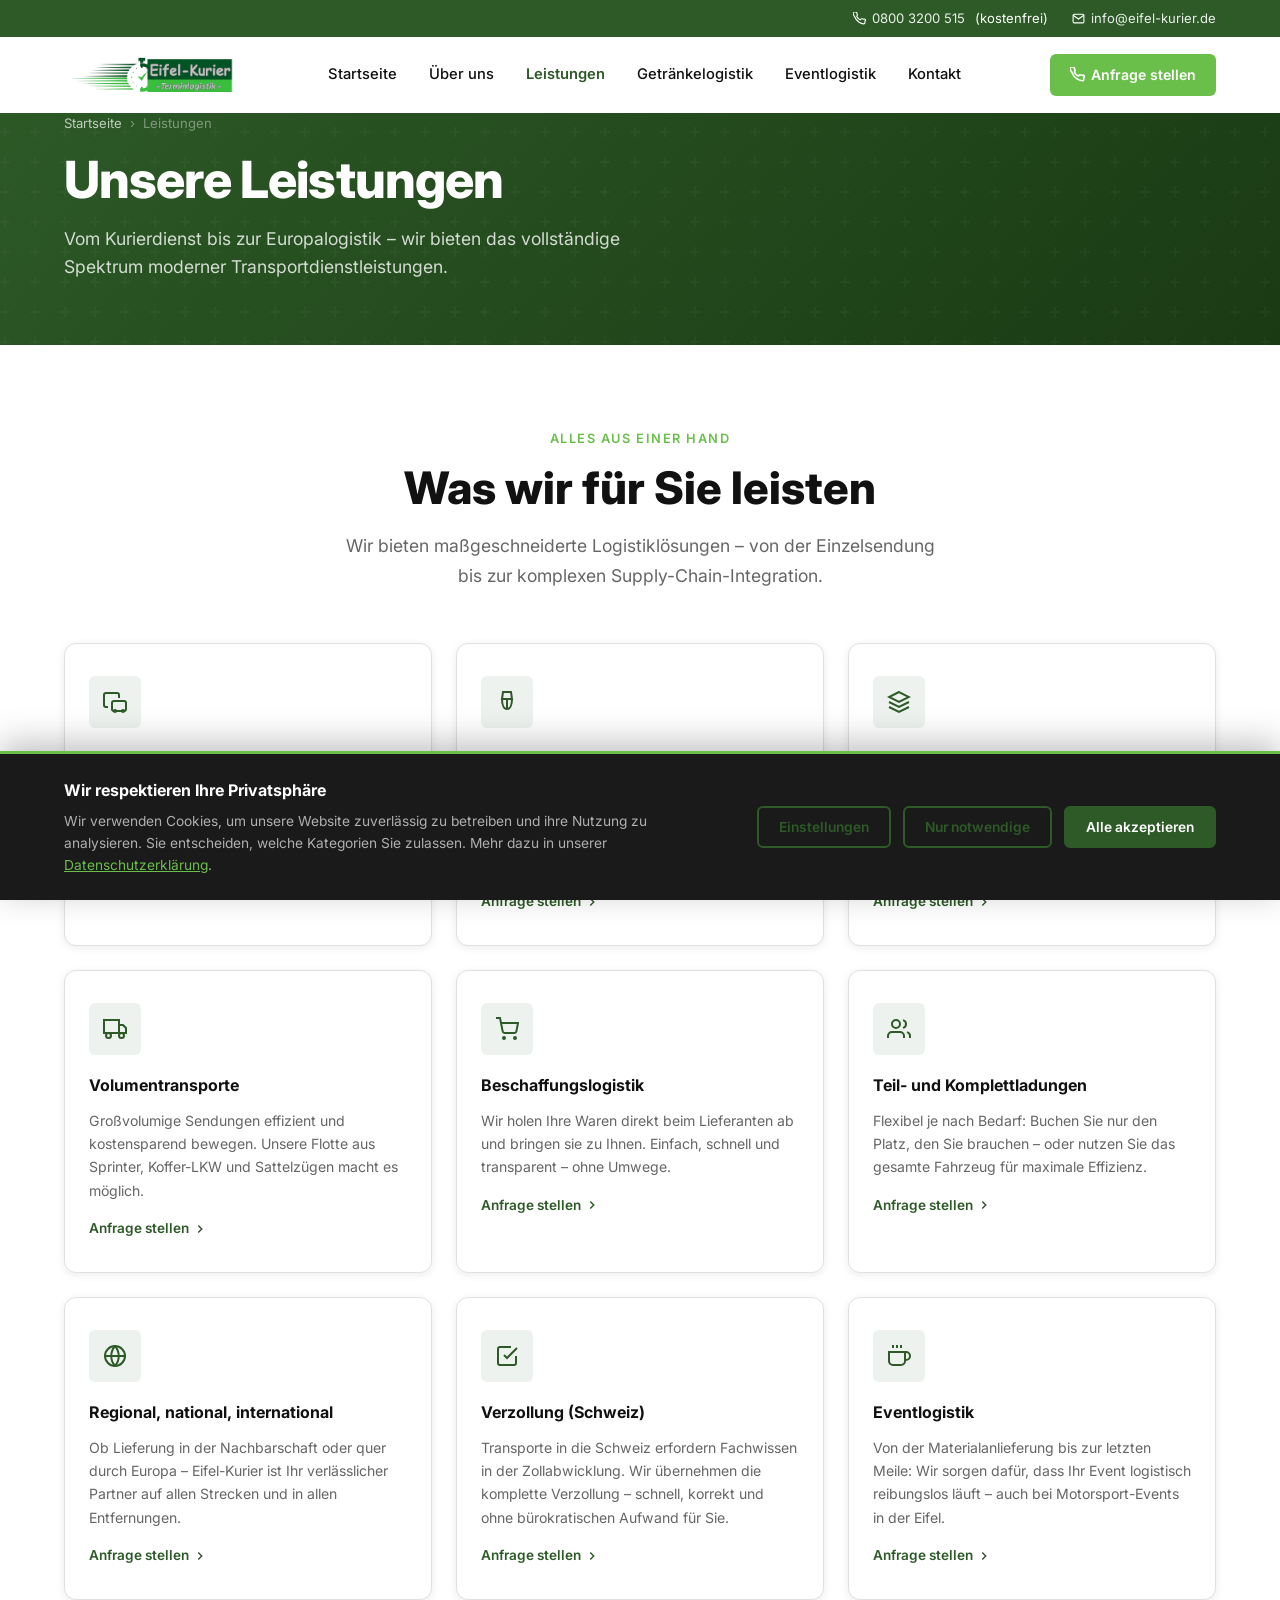
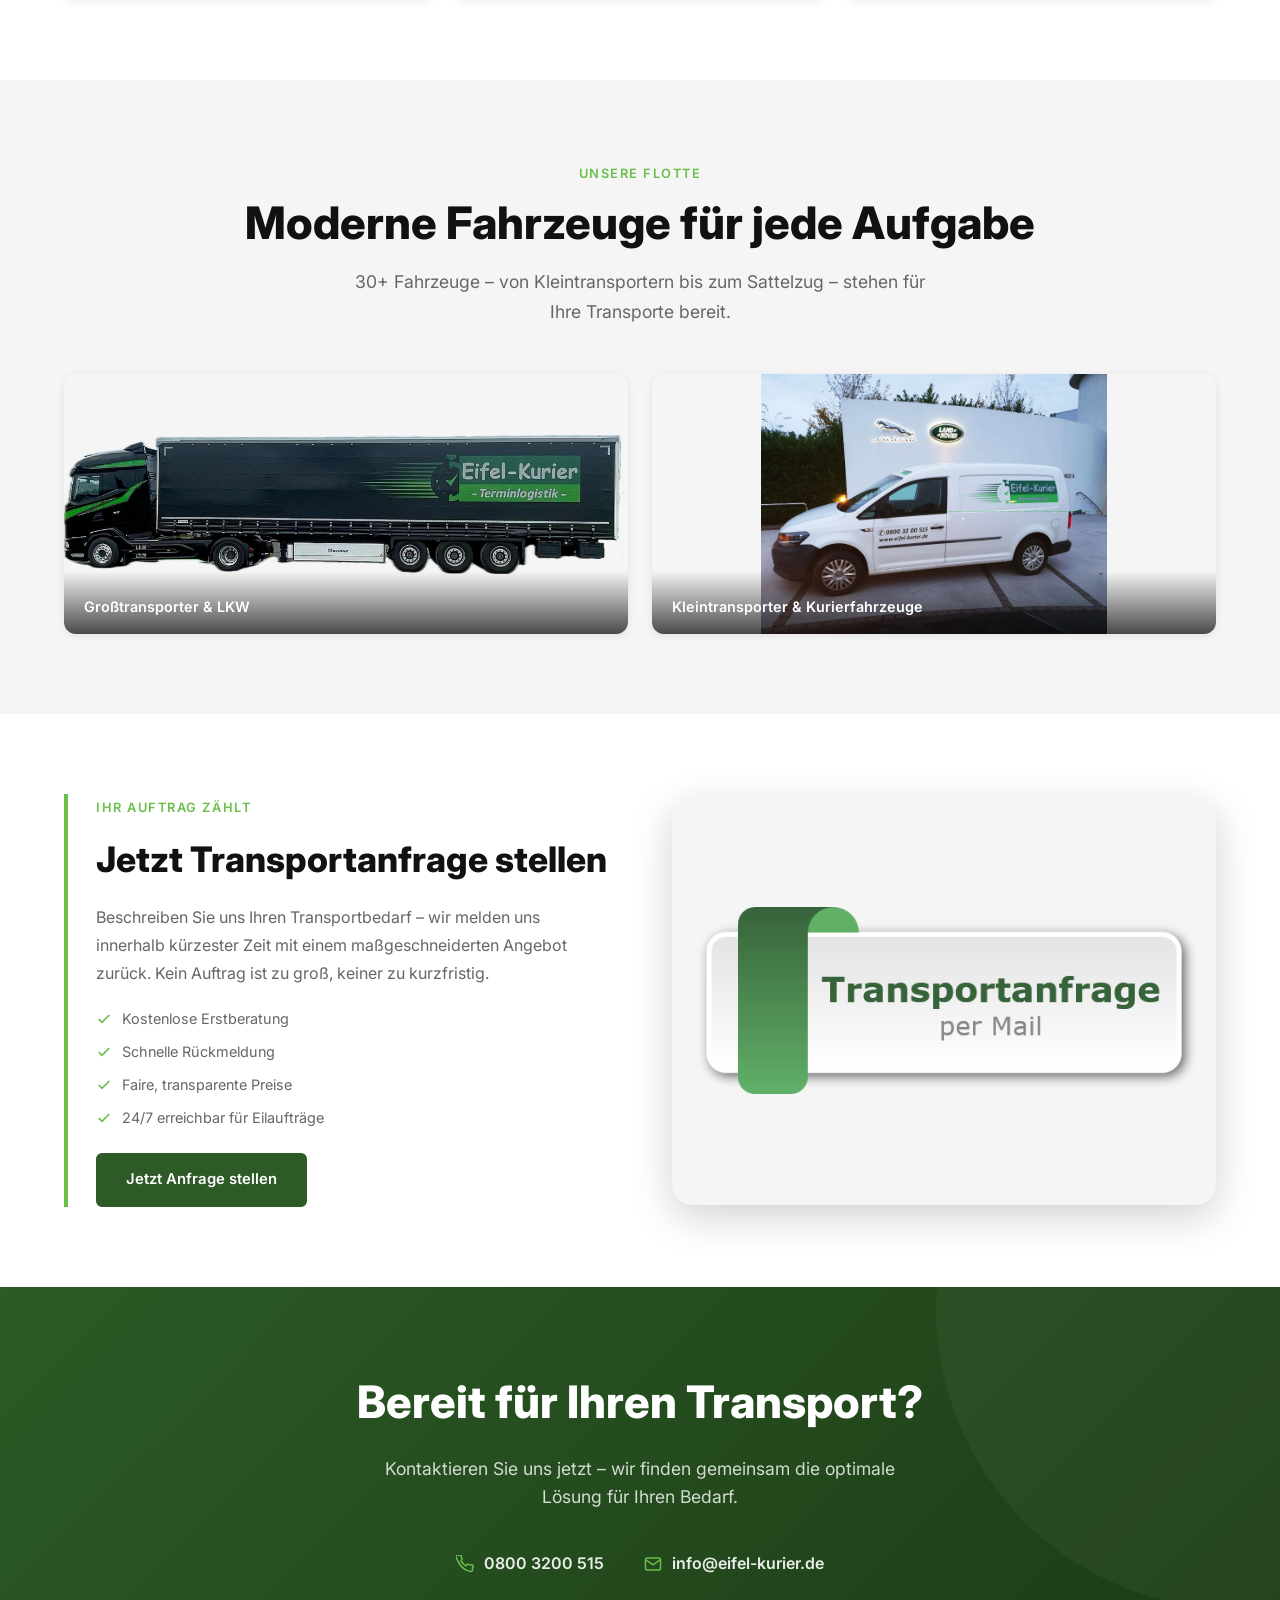
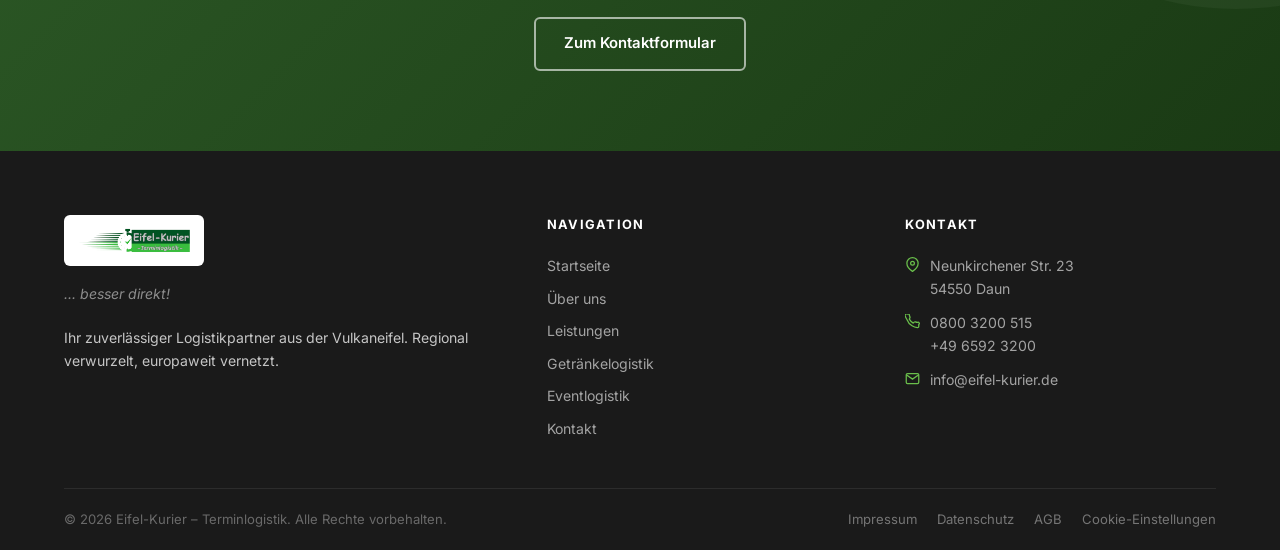
<file: Website/pages/leistungen.html>
﻿<!DOCTYPE html>
<html lang="de">
<head>
  <meta charset="UTF-8">
  <meta name="viewport" content="width=device-width, initial-scale=1.0">
  <title>Leistungen – Eifel-Kurier</title>
  <meta name="description" content="Eifel-Kurier Leistungen: Direktfahrten, Getränkelogistik, Spezialtransporte, Volumentransporte, Beschaffungslogistik, Eventlogistik und internationale Transporte inkl. Schweiz-Verzollung.">
  <link rel="canonical" href="https://www.eifel-kurier.de/pages/leistungen.html">
  <link rel="icon" type="image/png" href="../images/favicon-32.png">
  <link rel="apple-touch-icon" href="../images/apple-touch-icon.png">
  <meta property="og:type" content="website">
  <meta property="og:site_name" content="Eifel-Kurier">
  <meta property="og:locale" content="de_DE">
  <meta property="og:title" content="Leistungen – Eifel-Kurier">
  <meta property="og:description" content="Direktfahrten, Getränkelogistik, Spezialtransporte, Volumentransporte, Beschaffungslogistik, Eventlogistik und internationale Transporte inkl. Schweiz-Verzollung.">
  <meta property="og:image" content="https://www.eifel-kurier.de/images/logo.png">
  <meta property="og:url" content="https://www.eifel-kurier.de/pages/leistungen.html">
  <meta name="twitter:card" content="summary_large_image">
  <link rel="preconnect" href="https://fonts.googleapis.com">
  <link rel="preconnect" href="https://fonts.gstatic.com" crossorigin>
  <link href="https://fonts.googleapis.com/css2?family=Inter:wght@400;500;600;700;800&display=swap" rel="stylesheet">
  <link rel="stylesheet" href="../css/main.css">
  <link rel="stylesheet" href="../css/nav.css">
  <link rel="stylesheet" href="../css/hero.css">
  <link rel="stylesheet" href="../css/components.css">
  <link rel="stylesheet" href="../css/animations.css">
  <link rel="stylesheet" href="../css/pages.css">
  <link rel="stylesheet" href="../css/cookie-consent.css">
</head>
<body>

<!-- Top-Bar -->
<div class="topbar">
  <div class="container">
    <div class="topbar-item">
      <svg width="13" height="13" viewBox="0 0 24 24" fill="none" stroke="currentColor" stroke-width="2"><path d="M22 16.92v3a2 2 0 01-2.18 2 19.79 19.79 0 01-8.63-3.07A19.5 19.5 0 013.07 8.81 19.79 19.79 0 01.06 2.18 2 2 0 012.04 0h3a2 2 0 012 1.72c.12 1.01.42 2 .88 2.92a2 2 0 01-.45 2.11L6.91 8.25a16 16 0 006.29 6.29l1.5-1.5a2 2 0 012.11-.45c.92.46 1.91.76 2.92.88A2 2 0 0122 16.92z"/></svg>
      <a href="tel:08003200515">0800 3200 515</a>&nbsp;(kostenfrei)
    </div>
    <div class="topbar-item">
      <svg width="13" height="13" viewBox="0 0 24 24" fill="none" stroke="currentColor" stroke-width="2"><path d="M4 4h16c1.1 0 2 .9 2 2v12c0 1.1-.9 2-2 2H4c-1.1 0-2-.9-2-2V6c0-1.1.9-2 2-2z"/><polyline points="22,6 12,13 2,6"/></svg>
      <a href="mailto:info@eifel-kurier.de">info@eifel-kurier.de</a>
    </div>
  </div>
</div>

<!-- Header -->
<header class="site-header" style="top:37px">
  <div class="container header-inner">
    <a href="../index.html" class="nav-logo">
      <img src="../images/logo.png" alt="Eifel-Kurier Logo" width="140" height="46">
    </a>
    <nav class="nav-menu">
      <a href="../index.html">Startseite</a>
      <a href="ueber-uns.html">Über uns</a>
      <a href="leistungen.html" class="active">Leistungen</a>
      <a href="getraenkelogistik.html">Getränkelogistik</a>
      <a href="eventlogistik.html">Eventlogistik</a>
      <a href="kontakt.html">Kontakt</a>
    </nav>
    <a href="kontakt.html" class="nav-cta">
      <svg width="15" height="15" viewBox="0 0 24 24" fill="none" stroke="currentColor" stroke-width="2.5"><path d="M22 16.92v3a2 2 0 01-2.18 2 19.79 19.79 0 01-8.63-3.07A19.5 19.5 0 013.07 8.81 19.79 19.79 0 01.06 2.18 2 2 0 012.04 0h3a2 2 0 012 1.72c.12 1.01.42 2 .88 2.92a2 2 0 01-.45 2.11L6.91 8.25a16 16 0 006.29 6.29l1.5-1.5a2 2 0 012.11-.45c.92.46 1.91.76 2.92.88A2 2 0 0122 16.92z"/></svg>
      Anfrage stellen
    </a>
    <button class="hamburger" id="hamburger" aria-label="Menü öffnen" aria-expanded="false">
      <span></span><span></span><span></span>
    </button>
  </div>
</header>

<div class="mobile-overlay" id="mobileOverlay"></div>
<nav class="mobile-menu" id="mobileMenu">
  <button class="mobile-menu-close" aria-label="Menü schließen">
    <svg width="20" height="20" viewBox="0 0 24 24" fill="none" stroke="currentColor" stroke-width="2.5"><line x1="18" y1="6" x2="6" y2="18"/><line x1="6" y1="6" x2="18" y2="18"/></svg>
  </button>
  <a href="../index.html">Startseite</a>
  <a href="ueber-uns.html">Über uns</a>
  <a href="leistungen.html" class="active">Leistungen</a>
  <a href="getraenkelogistik.html">Getränkelogistik</a>
  <a href="eventlogistik.html">Eventlogistik</a>
  <a href="kontakt.html">Kontakt</a>
  <a href="kontakt.html" class="nav-cta">Anfrage stellen</a>
</nav>

<!-- Page Header -->
<div class="page-header" style="padding-top:76px">
  <div class="container">
    <div class="page-header-breadcrumb">
      <a href="../index.html">Startseite</a>
      <span>›</span>
      <span>Leistungen</span>
    </div>
    <h1>Unsere Leistungen</h1>
    <p>Vom Kurierdienst bis zur Europalogistik – wir bieten das vollständige Spektrum moderner Transportdienstleistungen.</p>
  </div>
</div>

<!-- ═══════════════════════════════════════════════════════════
     LEISTUNGS-KARTEN (9 Leistungen)
     ═══════════════════════════════════════════════════════════ -->
<section class="section">
  <div class="container">
    <div class="text-center reveal" style="margin-bottom:52px">
      <span class="section-label">Alles aus einer Hand</span>
      <h2 class="section-title">Was wir für Sie leisten</h2>
      <p class="section-subtitle">Wir bieten maßgeschneiderte Logistiklösungen – von der Einzelsendung bis zur komplexen Supply-Chain-Integration.</p>
    </div>

    <div class="service-detail-grid">

      <!-- 1 -->
      <div class="service-detail-card stagger-item">
        <div class="service-detail-icon">
          <svg width="24" height="24" viewBox="0 0 24 24" fill="none" stroke="currentColor" stroke-width="2"><path d="M5 17H3a2 2 0 01-2-2V5a2 2 0 012-2h11a2 2 0 012 2v3"/><rect x="9" y="11" width="14" height="10" rx="2"/><circle cx="12" cy="21" r="1"/><circle cx="20" cy="21" r="1"/></svg>
        </div>
        <h3>Direkt- und Sonderfahrten</h3>
        <p>Direkttransport ohne Umwege von A nach B – national und international, 24/7 verfügbar. Für Eilsendungen, die keine Zeit verlieren dürfen.</p>
        <a href="kontakt.html?anfrage=direktfahrt" class="service-card-link">
          Anfrage stellen
          <svg width="14" height="14" viewBox="0 0 24 24" fill="none" stroke="currentColor" stroke-width="2.5"><polyline points="9 18 15 12 9 6"/></svg>
        </a>
      </div>

      <!-- 2 -->
      <div class="service-detail-card stagger-item">
        <div class="service-detail-icon">
          <svg width="24" height="24" viewBox="0 0 24 24" fill="none" stroke="currentColor" stroke-width="2"><path d="M8 2h8l1 7H7L8 2z"/><path d="M7 9c0 6 2 10 5 10s5-4 5-10"/><line x1="12" y1="9" x2="12" y2="19"/></svg>
        </div>
        <h3>Getränkelogistik</h3>
        <p>Spezialisierte Logistik für Getränkeproduzenten und -händler. Sachgerechter Transport, optimale Routenplanung, termingenaue Auslieferung.</p>
        <a href="kontakt.html?anfrage=getraenke" class="service-card-link">
          Anfrage stellen
          <svg width="14" height="14" viewBox="0 0 24 24" fill="none" stroke="currentColor" stroke-width="2.5"><polyline points="9 18 15 12 9 6"/></svg>
        </a>
      </div>

      <!-- 3 -->
      <div class="service-detail-card stagger-item">
        <div class="service-detail-icon">
          <svg width="24" height="24" viewBox="0 0 24 24" fill="none" stroke="currentColor" stroke-width="2"><polygon points="12 2 2 7 12 12 22 7 12 2"/><polyline points="2 17 12 22 22 17"/><polyline points="2 12 12 17 22 12"/></svg>
        </div>
        <h3>Spezialtransporte</h3>
        <p>Sensible, sperrige oder hochwertige Güter erfordern besondere Sorgfalt. Wir verfügen über das Equipment und das Know-how für anspruchsvolle Transportaufgaben.</p>
        <a href="kontakt.html?anfrage=spezial" class="service-card-link">
          Anfrage stellen
          <svg width="14" height="14" viewBox="0 0 24 24" fill="none" stroke="currentColor" stroke-width="2.5"><polyline points="9 18 15 12 9 6"/></svg>
        </a>
      </div>

      <!-- 4 -->
      <div class="service-detail-card stagger-item">
        <div class="service-detail-icon">
          <svg width="24" height="24" viewBox="0 0 24 24" fill="none" stroke="currentColor" stroke-width="2"><rect x="1" y="3" width="15" height="13"/><path d="M16 8h4l3 3v5h-7V8z"/><circle cx="5.5" cy="18.5" r="2.5"/><circle cx="18.5" cy="18.5" r="2.5"/></svg>
        </div>
        <h3>Volumentransporte</h3>
        <p>Großvolumige Sendungen effizient und kostensparend bewegen. Unsere Flotte aus Sprinter, Koffer-LKW und Sattelzügen macht es möglich.</p>
        <a href="kontakt.html?anfrage=volumen" class="service-card-link">
          Anfrage stellen
          <svg width="14" height="14" viewBox="0 0 24 24" fill="none" stroke="currentColor" stroke-width="2.5"><polyline points="9 18 15 12 9 6"/></svg>
        </a>
      </div>

      <!-- 5 -->
      <div class="service-detail-card stagger-item">
        <div class="service-detail-icon">
          <svg width="24" height="24" viewBox="0 0 24 24" fill="none" stroke="currentColor" stroke-width="2"><circle cx="9" cy="21" r="1"/><circle cx="20" cy="21" r="1"/><path d="M1 1h4l2.68 13.39a2 2 0 002 1.61h9.72a2 2 0 002-1.61L23 6H6"/></svg>
        </div>
        <h3>Beschaffungslogistik</h3>
        <p>Wir holen Ihre Waren direkt beim Lieferanten ab und bringen sie zu Ihnen. Einfach, schnell und transparent – ohne Umwege.</p>
        <a href="kontakt.html?anfrage=beschaffung" class="service-card-link">
          Anfrage stellen
          <svg width="14" height="14" viewBox="0 0 24 24" fill="none" stroke="currentColor" stroke-width="2.5"><polyline points="9 18 15 12 9 6"/></svg>
        </a>
      </div>

      <!-- 6 -->
      <div class="service-detail-card stagger-item">
        <div class="service-detail-icon">
          <svg width="24" height="24" viewBox="0 0 24 24" fill="none" stroke="currentColor" stroke-width="2"><path d="M17 21v-2a4 4 0 00-4-4H5a4 4 0 00-4 4v2"/><circle cx="9" cy="7" r="4"/><path d="M23 21v-2a4 4 0 00-3-3.87"/><path d="M16 3.13a4 4 0 010 7.75"/></svg>
        </div>
        <h3>Teil- und Komplettladungen</h3>
        <p>Flexibel je nach Bedarf: Buchen Sie nur den Platz, den Sie brauchen – oder nutzen Sie das gesamte Fahrzeug für maximale Effizienz.</p>
        <a href="kontakt.html?anfrage=sonstiges" class="service-card-link">
          Anfrage stellen
          <svg width="14" height="14" viewBox="0 0 24 24" fill="none" stroke="currentColor" stroke-width="2.5"><polyline points="9 18 15 12 9 6"/></svg>
        </a>
      </div>

      <!-- 7 -->
      <div class="service-detail-card stagger-item">
        <div class="service-detail-icon">
          <svg width="24" height="24" viewBox="0 0 24 24" fill="none" stroke="currentColor" stroke-width="2"><circle cx="12" cy="12" r="10"/><line x1="2" y1="12" x2="22" y2="12"/><path d="M12 2a15.3 15.3 0 010 20M12 2a15.3 15.3 0 000 20"/></svg>
        </div>
        <h3>Regional, national, international</h3>
        <p>Ob Lieferung in der Nachbarschaft oder quer durch Europa – Eifel-Kurier ist Ihr verlässlicher Partner auf allen Strecken und in allen Entfernungen.</p>
        <a href="kontakt.html?anfrage=international" class="service-card-link">
          Anfrage stellen
          <svg width="14" height="14" viewBox="0 0 24 24" fill="none" stroke="currentColor" stroke-width="2.5"><polyline points="9 18 15 12 9 6"/></svg>
        </a>
      </div>

      <!-- 8 -->
      <div class="service-detail-card stagger-item">
        <div class="service-detail-icon">
          <svg width="24" height="24" viewBox="0 0 24 24" fill="none" stroke="currentColor" stroke-width="2"><path d="M9 11l3 3L22 4"/><path d="M21 12v7a2 2 0 01-2 2H5a2 2 0 01-2-2V5a2 2 0 012-2h11"/></svg>
        </div>
        <h3>Verzollung (Schweiz)</h3>
        <p>Transporte in die Schweiz erfordern Fachwissen in der Zollabwicklung. Wir übernehmen die komplette Verzollung – schnell, korrekt und ohne bürokratischen Aufwand für Sie.</p>
        <a href="kontakt.html?anfrage=verzollung" class="service-card-link">
          Anfrage stellen
          <svg width="14" height="14" viewBox="0 0 24 24" fill="none" stroke="currentColor" stroke-width="2.5"><polyline points="9 18 15 12 9 6"/></svg>
        </a>
      </div>

      <!-- 9 -->
      <div class="service-detail-card stagger-item">
        <div class="service-detail-icon">
          <svg width="24" height="24" viewBox="0 0 24 24" fill="none" stroke="currentColor" stroke-width="2"><path d="M18 8h1a4 4 0 010 8h-1"/><path d="M2 8h16v9a4 4 0 01-4 4H6a4 4 0 01-4-4V8z"/><line x1="6" y1="1" x2="6" y2="4"/><line x1="10" y1="1" x2="10" y2="4"/><line x1="14" y1="1" x2="14" y2="4"/></svg>
        </div>
        <h3>Eventlogistik</h3>
        <p>Von der Materialanlieferung bis zur letzten Meile: Wir sorgen dafür, dass Ihr Event logistisch reibungslos läuft – auch bei Motorsport-Events in der Eifel.</p>
        <a href="kontakt.html?anfrage=event" class="service-card-link">
          Anfrage stellen
          <svg width="14" height="14" viewBox="0 0 24 24" fill="none" stroke="currentColor" stroke-width="2.5"><polyline points="9 18 15 12 9 6"/></svg>
        </a>
      </div>

    </div>
  </div>
</section>

<!-- ═══════════════════════════════════════════════════════════
     FAHRZEUGFLOTTE
     ═══════════════════════════════════════════════════════════ -->
<section class="fleet-section">
  <div class="container">
    <div class="text-center reveal" style="margin-bottom:48px">
      <span class="section-label">Unsere Flotte</span>
      <h2 class="section-title">Moderne Fahrzeuge für jede Aufgabe</h2>
      <p class="section-subtitle">30+ Fahrzeuge – von Kleintransportern bis zum Sattelzug – stehen für Ihre Transporte bereit.</p>
    </div>

    <div class="fleet-grid">
      <div class="fleet-card reveal-left">
        <img src="../images/lkw-seitlich.png"
             alt="Eifel-Kurier LKW – Großtransporter für Volumentransporte"
             width="700" height="260"
             loading="lazy">
        <div class="fleet-card-label">Großtransporter &amp; LKW</div>
      </div>
      <div class="fleet-card reveal-right">
        <img src="../images/transport-auto.jpg"
             alt="Eifel-Kurier Kleintransporter für Direktfahrten"
             width="700" height="260"
             loading="lazy">
        <div class="fleet-card-label">Kleintransporter &amp; Kurierfahrzeuge</div>
      </div>
    </div>
  </div>
</section>

<!-- Transportanfrage Bild + CTA -->
<section class="section">
  <div class="container">
    <div class="about-teaser">
      <div class="about-teaser-text reveal-left">
        <span class="section-label">Ihr Auftrag zählt</span>
        <h2>Jetzt Transportanfrage stellen</h2>
        <p>
          Beschreiben Sie uns Ihren Transportbedarf – wir melden uns innerhalb
          kürzester Zeit mit einem maßgeschneiderten Angebot zurück.
          Kein Auftrag ist zu groß, keiner zu kurzfristig.
        </p>
        <ul style="margin: 16px 0 24px; display:flex; flex-direction:column; gap:10px">
          <li style="display:flex; gap:10px; align-items:center; font-size:0.9rem; color:var(--color-gray-mid)">
            <svg width="16" height="16" viewBox="0 0 24 24" fill="none" stroke="#6abf4b" stroke-width="2.5"><polyline points="20 6 9 17 4 12"/></svg>
            Kostenlose Erstberatung
          </li>
          <li style="display:flex; gap:10px; align-items:center; font-size:0.9rem; color:var(--color-gray-mid)">
            <svg width="16" height="16" viewBox="0 0 24 24" fill="none" stroke="#6abf4b" stroke-width="2.5"><polyline points="20 6 9 17 4 12"/></svg>
            Schnelle Rückmeldung
          </li>
          <li style="display:flex; gap:10px; align-items:center; font-size:0.9rem; color:var(--color-gray-mid)">
            <svg width="16" height="16" viewBox="0 0 24 24" fill="none" stroke="#6abf4b" stroke-width="2.5"><polyline points="20 6 9 17 4 12"/></svg>
            Faire, transparente Preise
          </li>
          <li style="display:flex; gap:10px; align-items:center; font-size:0.9rem; color:var(--color-gray-mid)">
            <svg width="16" height="16" viewBox="0 0 24 24" fill="none" stroke="#6abf4b" stroke-width="2.5"><polyline points="20 6 9 17 4 12"/></svg>
            24/7 erreichbar für Eilaufträge
          </li>
        </ul>
        <a href="kontakt.html" class="btn btn-primary">Jetzt Anfrage stellen</a>
      </div>
      <div class="about-teaser-image reveal-right">
        <img src="../images/transportanfrage.png"
             alt="Transportanfrage stellen bei Eifel-Kurier"
             width="560" height="420"
             loading="lazy">
      </div>
    </div>
  </div>
</section>

<!-- CTA -->
<section class="cta-section">
  <div class="container">
    <div class="reveal">
      <h2>Bereit für Ihren Transport?</h2>
      <p>Kontaktieren Sie uns jetzt – wir finden gemeinsam die optimale Lösung für Ihren Bedarf.</p>
    </div>
    <div class="cta-contacts reveal">
      <div class="cta-contact-item">
        <svg width="18" height="18" viewBox="0 0 24 24" fill="none" stroke="currentColor" stroke-width="2"><path d="M22 16.92v3a2 2 0 01-2.18 2 19.79 19.79 0 01-8.63-3.07A19.5 19.5 0 013.07 8.81 19.79 19.79 0 01.06 2.18 2 2 0 012.04 0h3a2 2 0 012 1.72c.12 1.01.42 2 .88 2.92a2 2 0 01-.45 2.11L6.91 8.25a16 16 0 006.29 6.29l1.5-1.5a2 2 0 012.11-.45c.92.46 1.91.76 2.92.88A2 2 0 0122 16.92z"/></svg>
        <a href="tel:08003200515">0800 3200 515</a>
      </div>
      <div class="cta-contact-item">
        <svg width="18" height="18" viewBox="0 0 24 24" fill="none" stroke="currentColor" stroke-width="2"><path d="M4 4h16c1.1 0 2 .9 2 2v12c0 1.1-.9 2-2 2H4c-1.1 0-2-.9-2-2V6c0-1.1.9-2 2-2z"/><polyline points="22,6 12,13 2,6"/></svg>
        <a href="mailto:info@eifel-kurier.de">info@eifel-kurier.de</a>
      </div>
    </div>
    <div class="reveal">
      <a href="kontakt.html" class="btn btn-outline">Zum Kontaktformular</a>
    </div>
  </div>
</section>

<!-- Footer -->
<footer class="site-footer">
  <div class="container">
    <div class="footer-grid">
      <div class="footer-brand">
        <img src="../images/logo.png" alt="Eifel-Kurier Logo" width="140" height="46" loading="lazy">
        <p class="footer-slogan">... besser direkt!</p>
        <p>Ihr zuverlässiger Logistikpartner aus der Vulkaneifel. Regional verwurzelt, europaweit vernetzt.</p>
      </div>
      <div class="footer-col">
        <h4>Navigation</h4>
        <nav class="footer-links">
          <a href="../index.html">Startseite</a>
          <a href="ueber-uns.html">Über uns</a>
          <a href="leistungen.html">Leistungen</a>
          <a href="getraenkelogistik.html">Getränkelogistik</a>
          <a href="eventlogistik.html">Eventlogistik</a>
          <a href="kontakt.html">Kontakt</a>
        </nav>
      </div>
      <div class="footer-col">
        <h4>Kontakt</h4>
        <div class="footer-contact-item">
          <svg width="15" height="15" viewBox="0 0 24 24" fill="none" stroke="currentColor" stroke-width="2"><path d="M21 10c0 7-9 13-9 13s-9-6-9-13a9 9 0 0118 0z"/><circle cx="12" cy="10" r="3"/></svg>
          <span>Neunkirchener Str. 23<br>54550 Daun</span>
        </div>
        <div class="footer-contact-item">
          <svg width="15" height="15" viewBox="0 0 24 24" fill="none" stroke="currentColor" stroke-width="2"><path d="M22 16.92v3a2 2 0 01-2.18 2 19.79 19.79 0 01-8.63-3.07A19.5 19.5 0 013.07 8.81 19.79 19.79 0 01.06 2.18 2 2 0 012.04 0h3a2 2 0 012 1.72c.12 1.01.42 2 .88 2.92a2 2 0 01-.45 2.11L6.91 8.25a16 16 0 006.29 6.29l1.5-1.5a2 2 0 012.11-.45c.92.46 1.91.76 2.92.88A2 2 0 0122 16.92z"/></svg>
          <div><a href="tel:08003200515">0800 3200 515</a><br><a href="tel:+4965923200">+49 6592 3200</a></div>
        </div>
        <div class="footer-contact-item">
          <svg width="15" height="15" viewBox="0 0 24 24" fill="none" stroke="currentColor" stroke-width="2"><path d="M4 4h16c1.1 0 2 .9 2 2v12c0 1.1-.9 2-2 2H4c-1.1 0-2-.9-2-2V6c0-1.1.9-2 2-2z"/><polyline points="22,6 12,13 2,6"/></svg>
          <a href="mailto:info@eifel-kurier.de">info@eifel-kurier.de</a>
        </div>
      </div>
    </div>
    <div class="footer-bottom">
      <span>&copy; 2026 Eifel-Kurier – Terminlogistik. Alle Rechte vorbehalten.</span>
      <div class="footer-bottom-links">
        <a href="impressum.html">Impressum</a>
        <a href="datenschutz.html">Datenschutz</a>
        <a href="agb.html">AGB</a>
        <a href="#" class="cookie-settings-link">Cookie-Einstellungen</a>
      </div>
    </div>
  </div>
</footer>

<script src="../js/nav.js"></script>
<script src="../js/animations.js"></script>
<script src="../js/cookie-consent.js"></script>
</body>
</html>
</file>
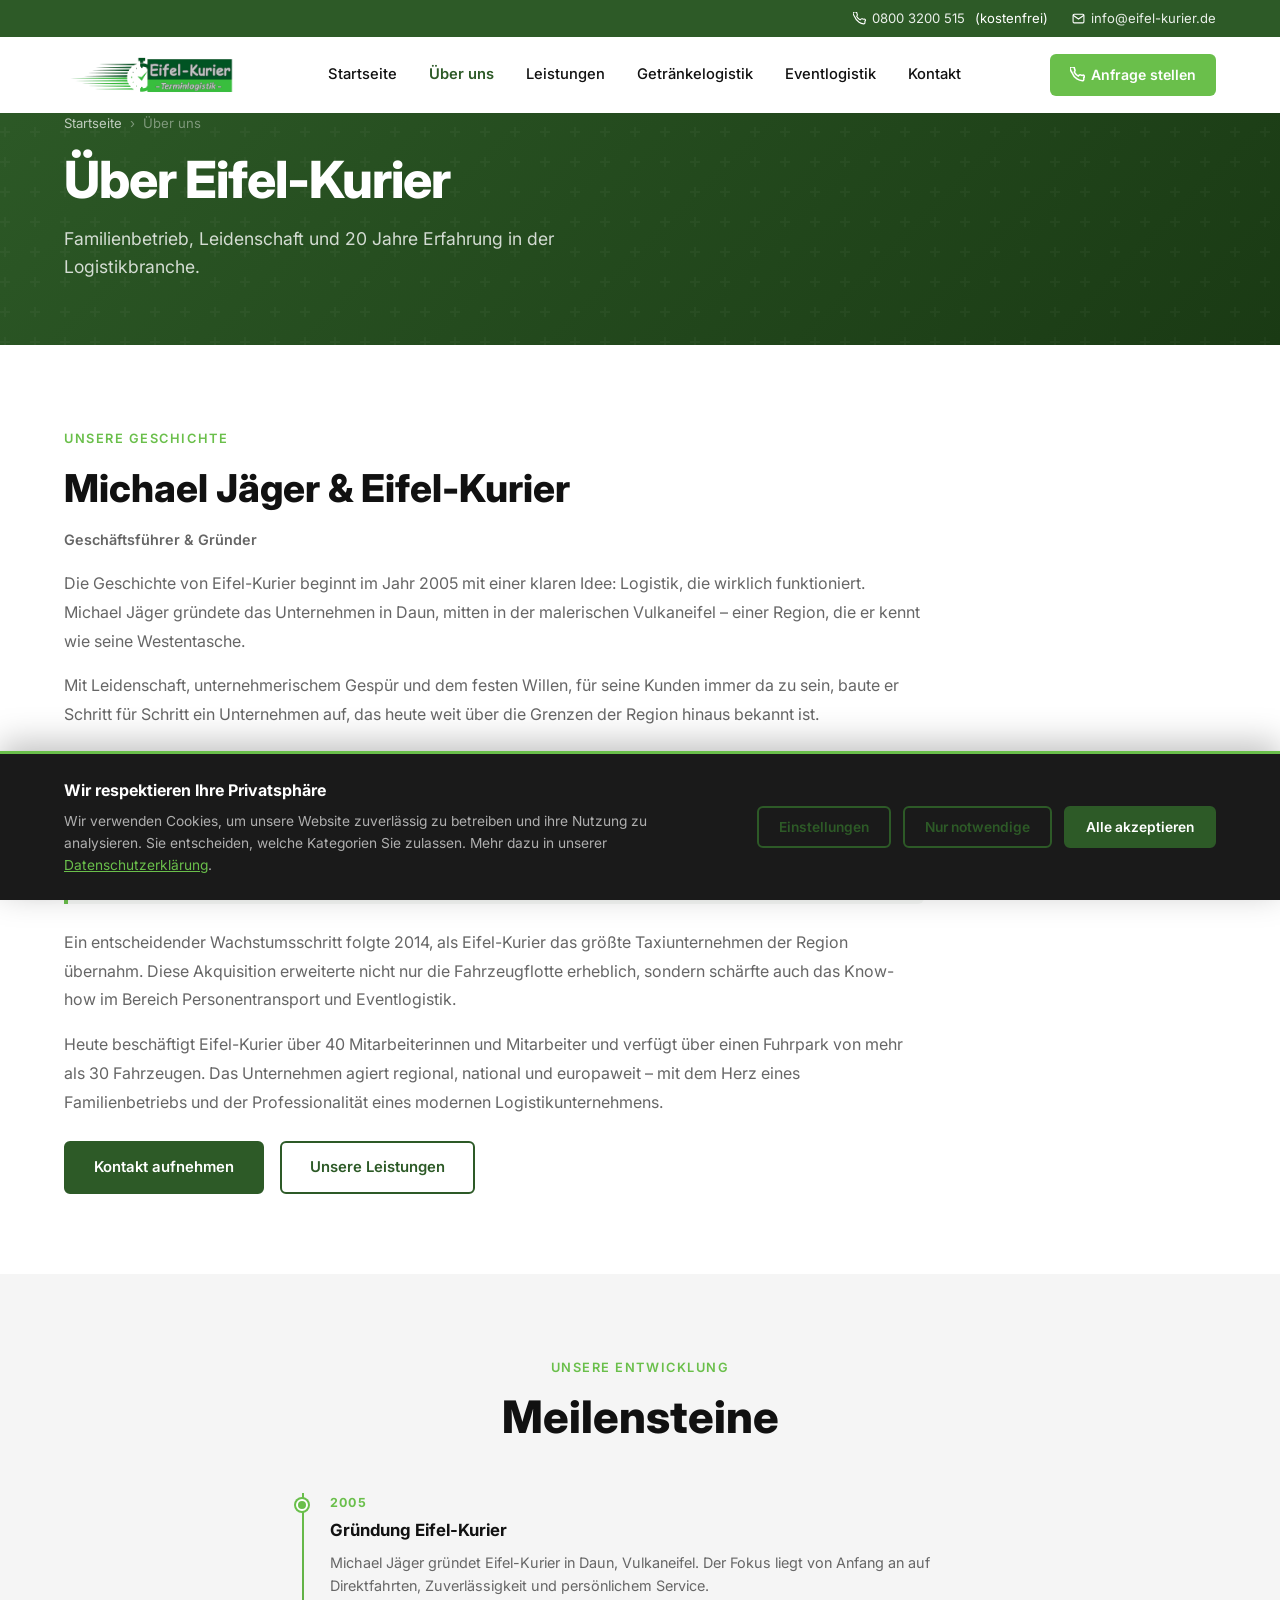
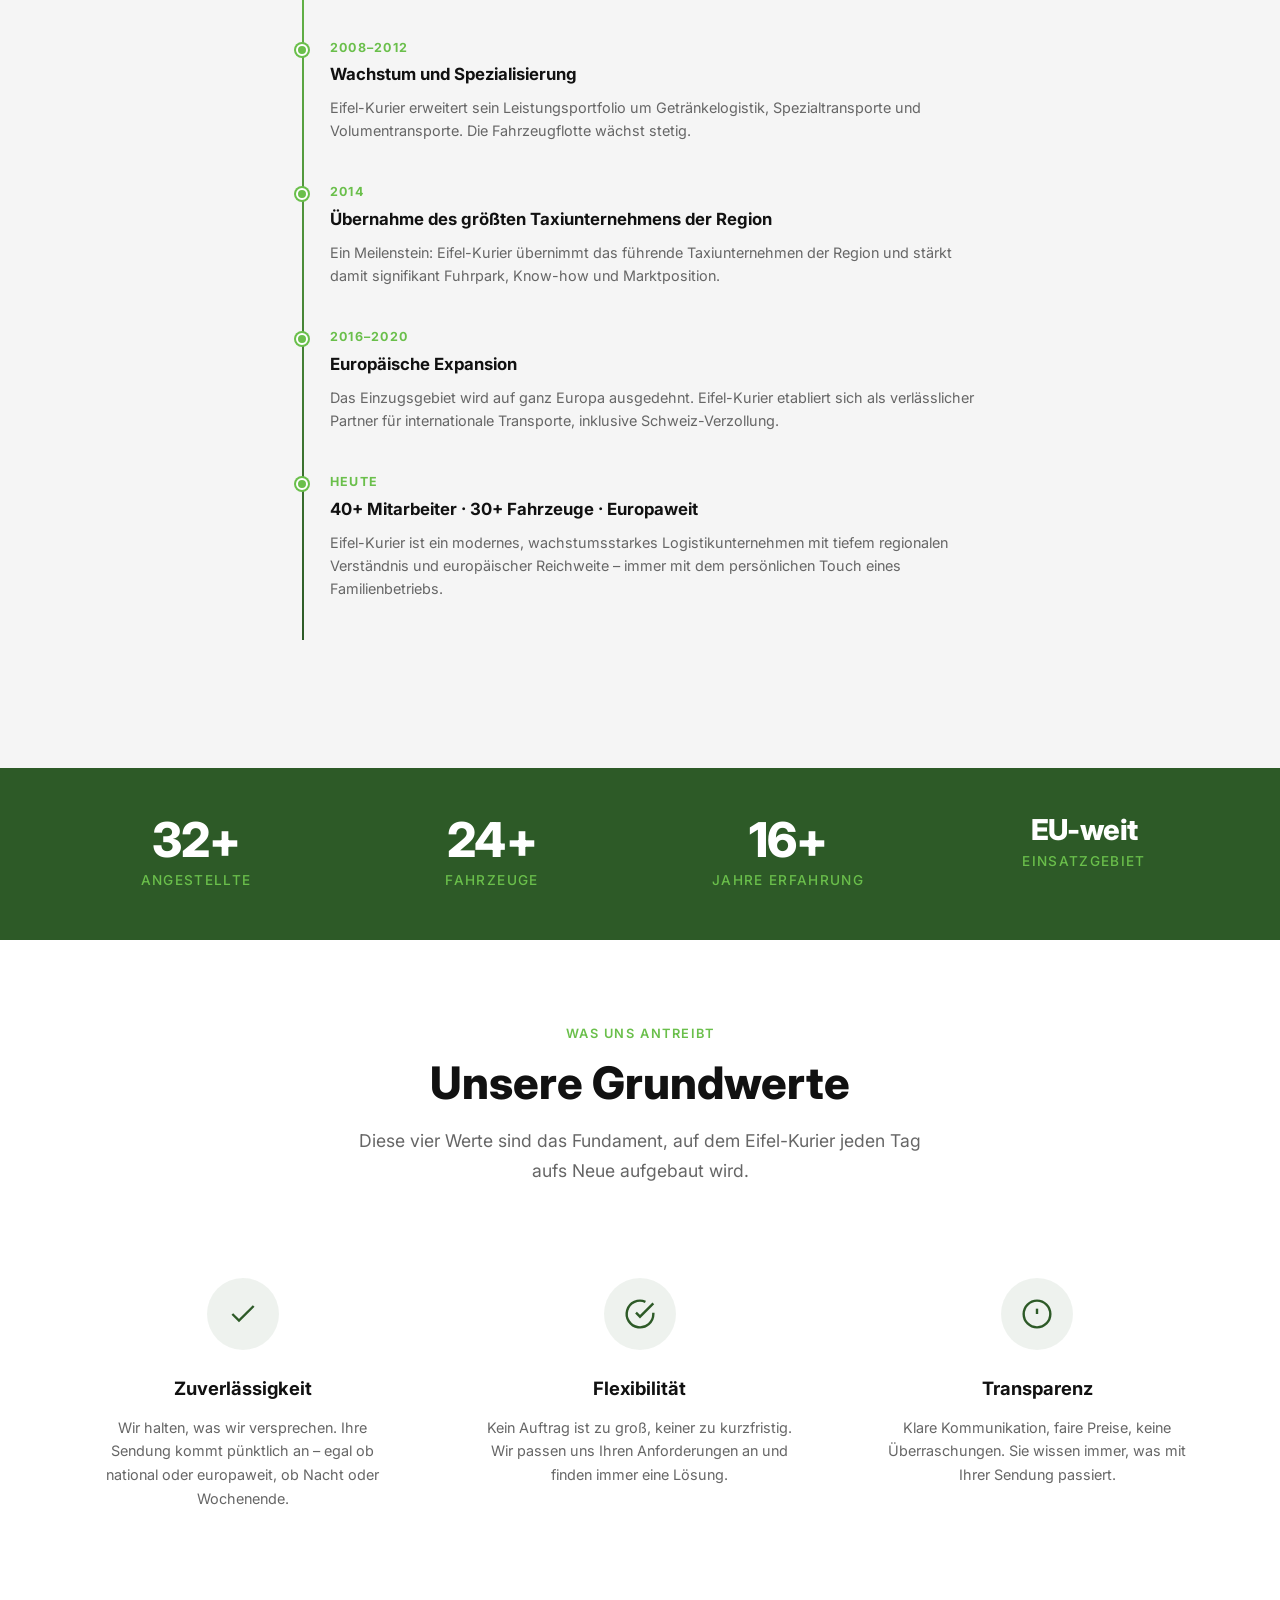
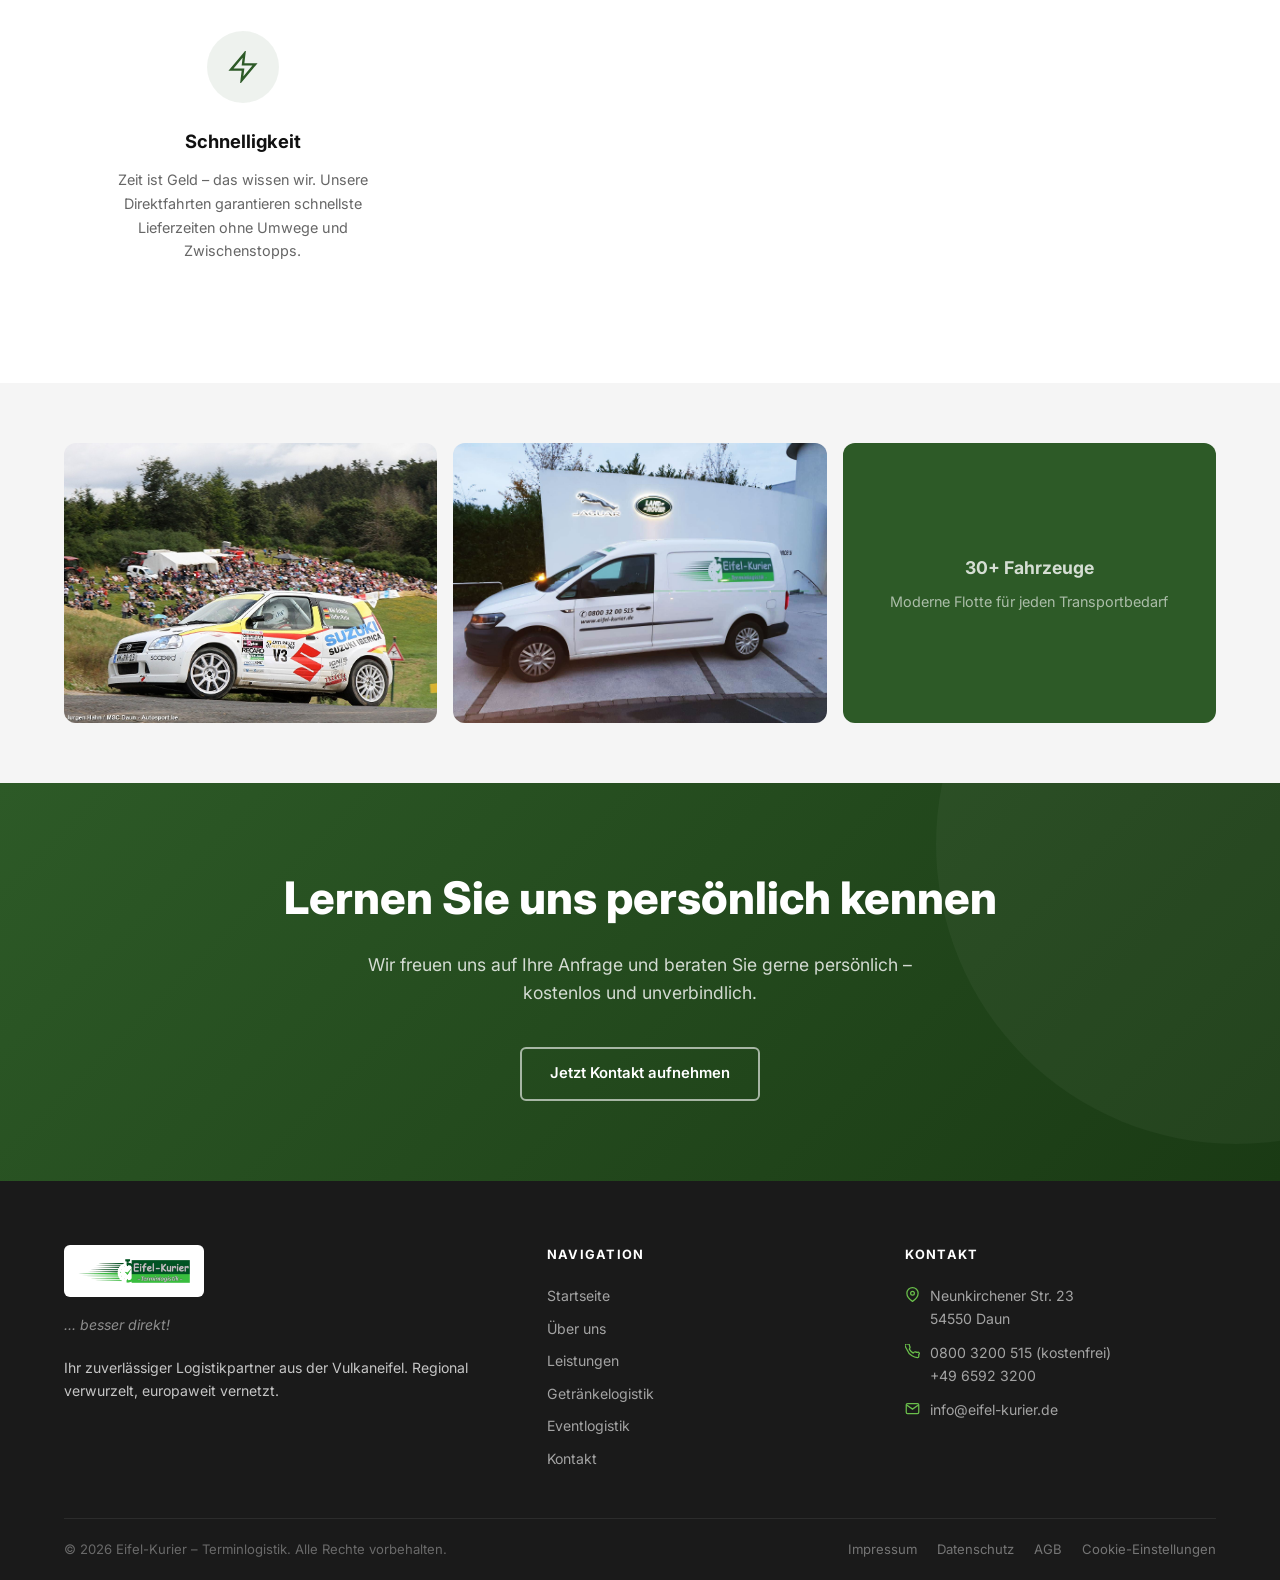
<file: Website/pages/ueber-uns.html>
﻿<!DOCTYPE html>
<html lang="de">
<head>
  <meta charset="UTF-8">
  <meta name="viewport" content="width=device-width, initial-scale=1.0">
  <title>Über uns – Eifel-Kurier</title>
  <meta name="description" content="Lernen Sie Eifel-Kurier kennen: Gegründet 2005 von Michael Jäger, heute ein etablierter Logistikbetrieb mit 40+ Angestellten und 30+ Fahrzeugen aus der Vulkaneifel.">
  <link rel="canonical" href="https://www.eifel-kurier.de/pages/ueber-uns.html">
  <link rel="icon" type="image/png" href="../images/favicon-32.png">
  <link rel="apple-touch-icon" href="../images/apple-touch-icon.png">
  <meta property="og:type" content="website">
  <meta property="og:site_name" content="Eifel-Kurier">
  <meta property="og:locale" content="de_DE">
  <meta property="og:title" content="Über uns – Eifel-Kurier">
  <meta property="og:description" content="Gegründet 2005 von Michael Jäger, heute ein etablierter Logistikbetrieb mit 40+ Angestellten und 30+ Fahrzeugen aus der Vulkaneifel.">
  <meta property="og:image" content="https://www.eifel-kurier.de/images/logo.png">
  <meta property="og:url" content="https://www.eifel-kurier.de/pages/ueber-uns.html">
  <meta name="twitter:card" content="summary_large_image">
  <link rel="preconnect" href="https://fonts.googleapis.com">
  <link rel="preconnect" href="https://fonts.gstatic.com" crossorigin>
  <link href="https://fonts.googleapis.com/css2?family=Inter:wght@400;500;600;700;800&display=swap" rel="stylesheet">
  <link rel="stylesheet" href="../css/main.css">
  <link rel="stylesheet" href="../css/nav.css">
  <link rel="stylesheet" href="../css/hero.css">
  <link rel="stylesheet" href="../css/components.css">
  <link rel="stylesheet" href="../css/animations.css">
  <link rel="stylesheet" href="../css/pages.css">
  <link rel="stylesheet" href="../css/cookie-consent.css">
</head>
<body>

<!-- Top-Bar -->
<div class="topbar">
  <div class="container">
    <div class="topbar-item">
      <svg width="13" height="13" viewBox="0 0 24 24" fill="none" stroke="currentColor" stroke-width="2"><path d="M22 16.92v3a2 2 0 01-2.18 2 19.79 19.79 0 01-8.63-3.07A19.5 19.5 0 013.07 8.81 19.79 19.79 0 01.06 2.18 2 2 0 012.04 0h3a2 2 0 012 1.72c.12 1.01.42 2 .88 2.92a2 2 0 01-.45 2.11L6.91 8.25a16 16 0 006.29 6.29l1.5-1.5a2 2 0 012.11-.45c.92.46 1.91.76 2.92.88A2 2 0 0122 16.92z"/></svg>
      <a href="tel:08003200515">0800 3200 515</a>&nbsp;(kostenfrei)
    </div>
    <div class="topbar-item">
      <svg width="13" height="13" viewBox="0 0 24 24" fill="none" stroke="currentColor" stroke-width="2"><path d="M4 4h16c1.1 0 2 .9 2 2v12c0 1.1-.9 2-2 2H4c-1.1 0-2-.9-2-2V6c0-1.1.9-2 2-2z"/><polyline points="22,6 12,13 2,6"/></svg>
      <a href="mailto:info@eifel-kurier.de">info@eifel-kurier.de</a>
    </div>
  </div>
</div>

<!-- Header -->
<header class="site-header" style="top:37px">
  <div class="container header-inner">
    <a href="../index.html" class="nav-logo" aria-label="Eifel-Kurier Startseite">
      <img src="../images/logo.png" alt="Eifel-Kurier Logo" width="140" height="46">
    </a>

    <nav class="nav-menu" aria-label="Hauptnavigation">
      <a href="../index.html">Startseite</a>
      <a href="ueber-uns.html" class="active">Über uns</a>
      <a href="leistungen.html">Leistungen</a>
      <a href="getraenkelogistik.html">Getränkelogistik</a>
      <a href="eventlogistik.html">Eventlogistik</a>
      <a href="kontakt.html">Kontakt</a>
    </nav>

    <a href="kontakt.html" class="nav-cta">
      <svg width="15" height="15" viewBox="0 0 24 24" fill="none" stroke="currentColor" stroke-width="2.5"><path d="M22 16.92v3a2 2 0 01-2.18 2 19.79 19.79 0 01-8.63-3.07A19.5 19.5 0 013.07 8.81 19.79 19.79 0 01.06 2.18 2 2 0 012.04 0h3a2 2 0 012 1.72c.12 1.01.42 2 .88 2.92a2 2 0 01-.45 2.11L6.91 8.25a16 16 0 006.29 6.29l1.5-1.5a2 2 0 012.11-.45c.92.46 1.91.76 2.92.88A2 2 0 0122 16.92z"/></svg>
      Anfrage stellen
    </a>

    <button class="hamburger" id="hamburger" aria-label="Menü öffnen" aria-expanded="false">
      <span></span><span></span><span></span>
    </button>
  </div>
</header>

<div class="mobile-overlay" id="mobileOverlay"></div>
<nav class="mobile-menu" id="mobileMenu" aria-label="Mobile Navigation">
  <button class="mobile-menu-close" aria-label="Menü schließen">
    <svg width="20" height="20" viewBox="0 0 24 24" fill="none" stroke="currentColor" stroke-width="2.5"><line x1="18" y1="6" x2="6" y2="18"/><line x1="6" y1="6" x2="18" y2="18"/></svg>
  </button>
  <a href="../index.html">Startseite</a>
  <a href="ueber-uns.html" class="active">Über uns</a>
  <a href="leistungen.html">Leistungen</a>
  <a href="getraenkelogistik.html">Getränkelogistik</a>
  <a href="eventlogistik.html">Eventlogistik</a>
  <a href="kontakt.html">Kontakt</a>
  <a href="kontakt.html" class="nav-cta">Anfrage stellen</a>
</nav>

<!-- Page Header -->
<div class="page-header" style="padding-top:76px">
  <div class="container">
    <div class="page-header-breadcrumb">
      <a href="../index.html">Startseite</a>
      <span>›</span>
      <span>Über uns</span>
    </div>
    <h1>Über Eifel-Kurier</h1>
    <p>Familienbetrieb, Leidenschaft und 20 Jahre Erfahrung in der Logistikbranche.</p>
  </div>
</div>

<!-- ═══════════════════════════════════════════════════════════
     GRÜNDER & GESCHICHTE
     ═══════════════════════════════════════════════════════════ -->
<section class="section">
  <div class="container">
    <div class="founder-section">

      <div class="founder-text reveal">
        <span class="section-label">Unsere Geschichte</span>
        <h2>Michael Jäger &amp; Eifel-Kurier</h2>
        <p class="founder-subtitle">Geschäftsführer &amp; Gründer</p>

        <p>
          Die Geschichte von Eifel-Kurier beginnt im Jahr 2005 mit einer klaren Idee:
          Logistik, die wirklich funktioniert. Michael Jäger gründete das Unternehmen
          in Daun, mitten in der malerischen Vulkaneifel – einer Region, die er kennt
          wie seine Westentasche.
        </p>

        <p>
          Mit Leidenschaft, unternehmerischem Gespür und dem festen Willen, für seine
          Kunden immer da zu sein, baute er Schritt für Schritt ein Unternehmen auf,
          das heute weit über die Grenzen der Region hinaus bekannt ist.
        </p>

        <blockquote class="founder-quote">
          "Logistik ist Vertrauen. Unser Anspruch ist es, dieses Vertrauen täglich
          neu zu verdienen – durch Pünktlichkeit, Zuverlässigkeit und persönlichen
          Service."
          <br><br>— Michael Jäger, Gründer
        </blockquote>

        <p>
          Ein entscheidender Wachstumsschritt folgte 2014, als Eifel-Kurier das größte
          Taxiunternehmen der Region übernahm. Diese Akquisition erweiterte nicht nur die
          Fahrzeugflotte erheblich, sondern schärfte auch das Know-how im Bereich
          Personentransport und Eventlogistik.
        </p>

        <p>
          Heute beschäftigt Eifel-Kurier über 40 Mitarbeiterinnen und Mitarbeiter und
          verfügt über einen Fuhrpark von mehr als 30 Fahrzeugen. Das Unternehmen
          agiert regional, national und europaweit – mit dem Herz eines Familienbetriebs
          und der Professionalität eines modernen Logistikunternehmens.
        </p>

        <div style="display:flex; gap:16px; flex-wrap:wrap; margin-top:24px">
          <a href="kontakt.html" class="btn btn-primary">Kontakt aufnehmen</a>
          <a href="leistungen.html" class="btn btn-outline-dark">Unsere Leistungen</a>
        </div>
      </div>

    </div>
  </div>
</section>

<!-- ═══════════════════════════════════════════════════════════
     TIMELINE
     ═══════════════════════════════════════════════════════════ -->
<section class="section section--gray">
  <div class="container">
    <div class="text-center reveal" style="margin-bottom:48px">
      <span class="section-label">Unsere Entwicklung</span>
      <h2 class="section-title">Meilensteine</h2>
    </div>

    <div class="timeline">
      <div class="timeline-item reveal">
        <div class="timeline-year">2005</div>
        <div class="timeline-title">Gründung Eifel-Kurier</div>
        <p class="timeline-text">
          Michael Jäger gründet Eifel-Kurier in Daun, Vulkaneifel. Der Fokus liegt von
          Anfang an auf Direktfahrten, Zuverlässigkeit und persönlichem Service.
        </p>
      </div>

      <div class="timeline-item reveal">
        <div class="timeline-year">2008–2012</div>
        <div class="timeline-title">Wachstum und Spezialisierung</div>
        <p class="timeline-text">
          Eifel-Kurier erweitert sein Leistungsportfolio um Getränkelogistik,
          Spezialtransporte und Volumentransporte. Die Fahrzeugflotte wächst stetig.
        </p>
      </div>

      <div class="timeline-item reveal">
        <div class="timeline-year">2014</div>
        <div class="timeline-title">Übernahme des größten Taxiunternehmens der Region</div>
        <p class="timeline-text">
          Ein Meilenstein: Eifel-Kurier übernimmt das führende Taxiunternehmen der
          Region und stärkt damit signifikant Fuhrpark, Know-how und Marktposition.
        </p>
      </div>

      <div class="timeline-item reveal">
        <div class="timeline-year">2016–2020</div>
        <div class="timeline-title">Europäische Expansion</div>
        <p class="timeline-text">
          Das Einzugsgebiet wird auf ganz Europa ausgedehnt. Eifel-Kurier etabliert
          sich als verlässlicher Partner für internationale Transporte, inklusive
          Schweiz-Verzollung.
        </p>
      </div>

      <div class="timeline-item reveal">
        <div class="timeline-year">Heute</div>
        <div class="timeline-title">40+ Mitarbeiter · 30+ Fahrzeuge · Europaweit</div>
        <p class="timeline-text">
          Eifel-Kurier ist ein modernes, wachstumsstarkes Logistikunternehmen mit
          tiefem regionalen Verständnis und europäischer Reichweite – immer mit dem
          persönlichen Touch eines Familienbetriebs.
        </p>
      </div>
    </div>
  </div>
</section>

<!-- ═══════════════════════════════════════════════════════════
     KENNZAHLEN
     ═══════════════════════════════════════════════════════════ -->
<section class="stats-bar">
  <div class="container">
    <div class="stats-grid">
      <div class="stat-item stagger-item">
        <span class="stat-number" data-target="40" data-suffix="+">40+</span>
        <span class="stat-label">Angestellte</span>
      </div>
      <div class="stat-item stagger-item">
        <span class="stat-number" data-target="30" data-suffix="+">30+</span>
        <span class="stat-label">Fahrzeuge</span>
      </div>
      <div class="stat-item stagger-item">
        <span class="stat-number" data-target="20" data-suffix="+">20+</span>
        <span class="stat-label">Jahre Erfahrung</span>
      </div>
      <div class="stat-item stagger-item">
        <span class="stat-number" style="font-size:1.8rem">EU-weit</span>
        <span class="stat-label">Einsatzgebiet</span>
      </div>
    </div>
  </div>
</section>

<!-- ═══════════════════════════════════════════════════════════
     GRUNDWERTE
     ═══════════════════════════════════════════════════════════ -->
<section class="section">
  <div class="container">
    <div class="text-center reveal" style="margin-bottom:52px">
      <span class="section-label">Was uns antreibt</span>
      <h2 class="section-title">Unsere Grundwerte</h2>
      <p class="section-subtitle">Diese vier Werte sind das Fundament, auf dem Eifel-Kurier jeden Tag aufs Neue aufgebaut wird.</p>
    </div>

    <div class="values-grid">
      <div class="value-item stagger-item">
        <div class="value-icon">
          <svg width="32" height="32" viewBox="0 0 24 24" fill="none" stroke="currentColor" stroke-width="1.8"><polyline points="20 6 9 17 4 12"/></svg>
        </div>
        <h3>Zuverlässigkeit</h3>
        <p>Wir halten, was wir versprechen. Ihre Sendung kommt pünktlich an – egal ob national oder europaweit, ob Nacht oder Wochenende.</p>
      </div>

      <div class="value-item stagger-item">
        <div class="value-icon">
          <svg width="32" height="32" viewBox="0 0 24 24" fill="none" stroke="currentColor" stroke-width="1.8"><path d="M22 11.08V12a10 10 0 11-5.93-9.14"/><polyline points="22 4 12 14.01 9 11.01"/></svg>
        </div>
        <h3>Flexibilität</h3>
        <p>Kein Auftrag ist zu groß, keiner zu kurzfristig. Wir passen uns Ihren Anforderungen an und finden immer eine Lösung.</p>
      </div>

      <div class="value-item stagger-item">
        <div class="value-icon">
          <svg width="32" height="32" viewBox="0 0 24 24" fill="none" stroke="currentColor" stroke-width="1.8"><circle cx="12" cy="12" r="10"/><line x1="12" y1="8" x2="12" y2="12"/><line x1="12" y1="16" x2="12.01" y2="16"/></svg>
        </div>
        <h3>Transparenz</h3>
        <p>Klare Kommunikation, faire Preise, keine Überraschungen. Sie wissen immer, was mit Ihrer Sendung passiert.</p>
      </div>

      <div class="value-item stagger-item">
        <div class="value-icon">
          <svg width="32" height="32" viewBox="0 0 24 24" fill="none" stroke="currentColor" stroke-width="1.8"><path d="M13 2L3 14h9l-1 8 10-12h-9l1-8z"/></svg>
        </div>
        <h3>Schnelligkeit</h3>
        <p>Zeit ist Geld – das wissen wir. Unsere Direktfahrten garantieren schnellste Lieferzeiten ohne Umwege und Zwischenstopps.</p>
      </div>
    </div>
  </div>
</section>

<!-- Fahrzeugbild -->
<section class="section section--gray" style="padding: 60px 0">
  <div class="container">
    <div class="gallery-grid">
      <div class="gallery-item reveal">
        <img src="../images/motorsport-publikum.jpg"
             alt="Eifel-Kurier bei der ADAC Rallye – Eventlogistik"
             width="600" height="450"
             loading="lazy">
      </div>
      <div class="gallery-item reveal">
        <img src="../images/transport-auto.jpg"
             alt="Eifel-Kurier Kleintransporter"
             width="600" height="450"
             loading="lazy">
      </div>
      <div class="gallery-item reveal" style="background:var(--color-dark-green); display:flex; align-items:center; justify-content:center; padding:32px; text-align:center;">
        <div>
          <p style="color:rgba(255,255,255,0.8); font-size:1.1rem; font-weight:700; margin-bottom:8px">30+ Fahrzeuge</p>
          <p style="color:rgba(255,255,255,0.6); font-size:0.9rem">Moderne Flotte für jeden Transportbedarf</p>
        </div>
      </div>
    </div>
  </div>
</section>

<!-- CTA -->
<section class="cta-section">
  <div class="container">
    <div class="reveal">
      <h2>Lernen Sie uns persönlich kennen</h2>
      <p>Wir freuen uns auf Ihre Anfrage und beraten Sie gerne persönlich – kostenlos und unverbindlich.</p>
    </div>
    <div class="reveal">
      <a href="kontakt.html" class="btn btn-outline">Jetzt Kontakt aufnehmen</a>
    </div>
  </div>
</section>

<!-- Footer -->
<footer class="site-footer">
  <div class="container">
    <div class="footer-grid">
      <div class="footer-brand">
        <img src="../images/logo.png" alt="Eifel-Kurier Logo" width="140" height="46" loading="lazy">
        <p class="footer-slogan">... besser direkt!</p>
        <p>Ihr zuverlässiger Logistikpartner aus der Vulkaneifel. Regional verwurzelt, europaweit vernetzt.</p>
      </div>
      <div class="footer-col">
        <h4>Navigation</h4>
        <nav class="footer-links">
          <a href="../index.html">Startseite</a>
          <a href="ueber-uns.html">Über uns</a>
          <a href="leistungen.html">Leistungen</a>
          <a href="getraenkelogistik.html">Getränkelogistik</a>
          <a href="eventlogistik.html">Eventlogistik</a>
          <a href="kontakt.html">Kontakt</a>
        </nav>
      </div>
      <div class="footer-col">
        <h4>Kontakt</h4>
        <div class="footer-contact-item">
          <svg width="15" height="15" viewBox="0 0 24 24" fill="none" stroke="currentColor" stroke-width="2"><path d="M21 10c0 7-9 13-9 13s-9-6-9-13a9 9 0 0118 0z"/><circle cx="12" cy="10" r="3"/></svg>
          <span>Neunkirchener Str. 23<br>54550 Daun</span>
        </div>
        <div class="footer-contact-item">
          <svg width="15" height="15" viewBox="0 0 24 24" fill="none" stroke="currentColor" stroke-width="2"><path d="M22 16.92v3a2 2 0 01-2.18 2 19.79 19.79 0 01-8.63-3.07A19.5 19.5 0 013.07 8.81 19.79 19.79 0 01.06 2.18 2 2 0 012.04 0h3a2 2 0 012 1.72c.12 1.01.42 2 .88 2.92a2 2 0 01-.45 2.11L6.91 8.25a16 16 0 006.29 6.29l1.5-1.5a2 2 0 012.11-.45c.92.46 1.91.76 2.92.88A2 2 0 0122 16.92z"/></svg>
          <div><a href="tel:08003200515">0800 3200 515</a> (kostenfrei)<br><a href="tel:+4965923200">+49 6592 3200</a></div>
        </div>
        <div class="footer-contact-item">
          <svg width="15" height="15" viewBox="0 0 24 24" fill="none" stroke="currentColor" stroke-width="2"><path d="M4 4h16c1.1 0 2 .9 2 2v12c0 1.1-.9 2-2 2H4c-1.1 0-2-.9-2-2V6c0-1.1.9-2 2-2z"/><polyline points="22,6 12,13 2,6"/></svg>
          <a href="mailto:info@eifel-kurier.de">info@eifel-kurier.de</a>
        </div>
      </div>
    </div>
    <div class="footer-bottom">
      <span>&copy; 2026 Eifel-Kurier – Terminlogistik. Alle Rechte vorbehalten.</span>
      <div class="footer-bottom-links">
        <a href="impressum.html">Impressum</a>
        <a href="datenschutz.html">Datenschutz</a>
        <a href="agb.html">AGB</a>
        <a href="#" class="cookie-settings-link">Cookie-Einstellungen</a>
      </div>
    </div>
  </div>
</footer>

<script src="../js/nav.js"></script>
<script src="../js/animations.js"></script>
<script src="../js/cookie-consent.js"></script>
</body>
</html>
</file>
<file: Website/css/main.css>
/* ============================================================
   EIFEL-KURIER – main.css
   Reset, Custom Properties, Basis-Styles
   ============================================================ */

/* --- Custom Properties ------------------------------------ */
:root {
  --color-white:       #ffffff;
  --color-black:       #111111;
  --color-dark-green:  #2d5a27;
  --color-light-green: #6abf4b;
  --color-gray-dark:   #333333;
  --color-gray-mid:    #666666;
  --color-gray-light:  #f5f5f5;
  --color-border:      #e0e0e0;

  --gradient-hero: linear-gradient(135deg, #1a3a14 0%, #111111 100%);
  --gradient-section: linear-gradient(135deg, #2d5a27 0%, #1a3a14 100%);

  --font-main: 'Inter', system-ui, -apple-system, sans-serif;

  --radius-sm:  6px;
  --radius-md:  12px;
  --radius-lg:  20px;

  --shadow-sm:  0 2px 8px rgba(0,0,0,.08);
  --shadow-md:  0 6px 24px rgba(0,0,0,.12);
  --shadow-lg:  0 12px 40px rgba(0,0,0,.18);

  --transition: 0.28s ease;

  --max-width: 1200px;
  --section-pad: 80px 0;
}

/* --- Reset ------------------------------------------------ */
*, *::before, *::after {
  box-sizing: border-box;
  margin: 0;
  padding: 0;
}

html {
  scroll-behavior: smooth;
  font-size: 16px;
}

body {
  font-family: var(--font-main);
  color: var(--color-gray-dark);
  background: var(--color-white);
  line-height: 1.6;
  -webkit-font-smoothing: antialiased;
}

img {
  display: block;
  max-width: 100%;
  height: auto;
}

a {
  color: inherit;
  text-decoration: none;
}

ul, ol {
  list-style: none;
}

button {
  font-family: inherit;
  cursor: pointer;
  border: none;
  background: none;
}

input, textarea, select {
  font-family: inherit;
}

/* --- Utility --------------------------------------------- */
.container {
  max-width: var(--max-width);
  margin: 0 auto;
  padding: 0 24px;
}

.section {
  padding: var(--section-pad);
}

.section--gray {
  background: var(--color-gray-light);
}

.section--dark {
  background: var(--color-dark-green);
  color: var(--color-white);
}

.section--black {
  background: #1a1a1a;
  color: var(--color-white);
}

.section-label {
  display: inline-block;
  font-size: 0.8rem;
  font-weight: 600;
  letter-spacing: 0.12em;
  text-transform: uppercase;
  color: var(--color-light-green);
  margin-bottom: 12px;
}

.section-title {
  font-size: clamp(1.8rem, 4vw, 2.8rem);
  font-weight: 800;
  color: var(--color-black);
  line-height: 1.2;
  margin-bottom: 16px;
}

.section-title--white {
  color: var(--color-white);
}

.section-subtitle {
  font-size: 1.1rem;
  color: var(--color-gray-mid);
  max-width: 600px;
  line-height: 1.7;
}

.section-subtitle--white {
  color: rgba(255,255,255,0.8);
}

.text-center { text-align: center; }
.text-center .section-subtitle { margin-left: auto; margin-right: auto; }

/* --- Responsive prefers-reduced-motion ------------------- */
@media (prefers-reduced-motion: reduce) {
  *, *::before, *::after {
    animation-duration: 0.01ms !important;
    animation-iteration-count: 1 !important;
    transition-duration: 0.01ms !important;
  }
  html { scroll-behavior: auto; }
}

/* --- Responsive base ------------------------------------- */
@media (max-width: 768px) {
  :root { --section-pad: 56px 0; }
  .container { padding: 0 16px; }
}
</file>
<file: Website/css/nav.css>
/* ============================================================
   EIFEL-KURIER – nav.css
   Navigation, Header, Hamburger-Menü
   ============================================================ */

/* --- Top-Bar (optional) ----------------------------------- */
.topbar {
  background: var(--color-dark-green);
  color: var(--color-white);
  font-size: 0.82rem;
  padding: 8px 0;
}

.topbar .container {
  display: flex;
  gap: 24px;
  align-items: center;
  justify-content: flex-end;
}

.topbar-item {
  display: flex;
  align-items: center;
  gap: 6px;
}

.topbar-item a {
  color: rgba(255,255,255,0.9);
  transition: color var(--transition);
}

.topbar-item a:hover {
  color: var(--color-light-green);
}

/* --- Header ----------------------------------------------- */
.site-header {
  position: fixed;
  top: 0; /* wird per JS dynamisch angepasst */
  left: 0;
  right: 0;
  z-index: 1000;
  background: var(--color-white);
  transition: box-shadow var(--transition), padding var(--transition);
}

.site-header.scrolled {
  box-shadow: 0 2px 20px rgba(0,0,0,0.12);
}

.has-topbar .site-header {
  top: 37px;
}

.header-inner {
  display: flex;
  align-items: center;
  justify-content: space-between;
  height: 76px;
  gap: 16px;
}

/* --- Logo ------------------------------------------------- */
.nav-logo {
  flex-shrink: 0;
  display: flex;
  align-items: center;
  text-decoration: none;
}

.nav-logo img {
  height: 58px;
  width: auto;
}

.nav-logo-text {
  font-size: 1.4rem;
  font-weight: 800;
  color: var(--color-dark-green);
  letter-spacing: -0.02em;
}

/* --- Desktop Navigation ----------------------------------- */
.nav-menu {
  display: flex;
  align-items: center;
  gap: 4px;
}

.nav-menu a {
  display: block;
  padding: 8px 14px;
  font-size: 0.92rem;
  font-weight: 500;
  color: var(--color-black);
  border-radius: var(--radius-sm);
  transition: color var(--transition), background var(--transition);
  white-space: nowrap;
}

.nav-menu a:hover {
  color: var(--color-light-green);
  background: rgba(106,191,75,0.08);
}

.nav-menu a.active {
  color: var(--color-dark-green);
  font-weight: 600;
}

/* --- CTA Button in Nav ------------------------------------ */
.nav-cta {
  flex-shrink: 0;
  display: inline-flex;
  align-items: center;
  gap: 6px;
  padding: 10px 20px;
  background: var(--color-light-green);
  color: var(--color-white) !important;
  font-size: 0.88rem;
  font-weight: 600;
  border-radius: var(--radius-sm);
  transition: background var(--transition), transform var(--transition);
  white-space: nowrap;
}

.nav-cta:hover {
  background: var(--color-dark-green) !important;
  transform: translateY(-1px);
}

/* --- Hamburger -------------------------------------------- */
.hamburger {
  display: none;
  flex-direction: column;
  justify-content: space-between;
  width: 28px;
  height: 20px;
  padding: 0;
  cursor: pointer;
  background: none;
  border: none;
  z-index: 1100;
}

.hamburger span {
  display: block;
  height: 2px;
  background: var(--color-black);
  border-radius: 2px;
  transition: transform 0.3s ease, opacity 0.3s ease;
}

.hamburger.open span:nth-child(1) {
  transform: translateY(9px) rotate(45deg);
}
.hamburger.open span:nth-child(2) {
  opacity: 0;
}
.hamburger.open span:nth-child(3) {
  transform: translateY(-9px) rotate(-45deg);
}

/* --- Mobile Menu ------------------------------------------ */
.mobile-menu {
  display: none;
  position: fixed;
  top: 0;
  right: 0;
  bottom: 0;
  width: min(340px, 100vw);
  background: var(--color-white);
  box-shadow: -4px 0 40px rgba(0,0,0,0.15);
  z-index: 1050;
  flex-direction: column;
  padding: 80px 32px 40px;
  gap: 4px;
  transform: translateX(100%);
  transition: transform 0.35s cubic-bezier(0.4,0,0.2,1);
  overflow-y: auto;
}

.mobile-menu.open {
  transform: translateX(0);
}

.mobile-menu a {
  display: block;
  padding: 14px 0;
  font-size: 1.05rem;
  font-weight: 500;
  color: var(--color-black);
  border-bottom: 1px solid var(--color-border);
  transition: color var(--transition), padding-left var(--transition);
}

.mobile-menu a:hover {
  color: var(--color-dark-green);
  padding-left: 8px;
}

.mobile-menu a.active {
  color: var(--color-dark-green);
  font-weight: 600;
}

.mobile-menu .nav-cta {
  display: inline-flex;
  margin-top: 24px;
  border-bottom: none;
  padding: 12px 24px;
}

.mobile-overlay {
  display: none;
  position: fixed;
  inset: 0;
  background: rgba(0,0,0,0.5);
  z-index: 1040;
  opacity: 0;
  pointer-events: none;
  transition: opacity 0.35s ease;
}

.mobile-overlay.open {
  opacity: 1;
  pointer-events: auto;
}

.mobile-menu-close {
  position: absolute;
  top: 24px;
  right: 24px;
  font-size: 1.2rem;
  color: var(--color-gray-mid);
  cursor: pointer;
  padding: 8px;
  border-radius: 50%;
  transition: background var(--transition);
}

.mobile-menu-close:hover {
  background: var(--color-gray-light);
}

/* --- Responsive ------------------------------------------- */
@media (max-width: 900px) {
  .nav-menu { display: none; }
  .nav-cta { display: none; }
  .hamburger { display: flex; }
  .mobile-menu { display: flex; }
  .mobile-overlay { display: block; }
}

@media (max-width: 480px) {
  .header-inner { height: 64px; }
  .nav-logo img { height: 46px; }

  /* Zweites Topbar-Item (E-Mail) ausblenden, damit die Telefonnummer
     nicht umbricht und vom fixierten Header verdeckt wird. */
  .topbar .container { justify-content: center; }
  .topbar-item:nth-child(2) { display: none; }
}
</file>
<file: Website/css/hero.css>
/* ============================================================
   EIFEL-KURIER – hero.css
   Hero-Sektionen, Page-Header
   ============================================================ */

/* --- Startseite Hero -------------------------------------- */
.hero {
  position: relative;
  min-height: 88vh;
  display: flex;
  align-items: center;
  overflow: hidden;
  background: var(--gradient-hero);
}

.hero-canvas {
  position: absolute;
  inset: 0;
  z-index: 0;
}

.hero-content {
  position: relative;
  z-index: 2;
  max-width: 800px;
  padding: 80px 0 60px;
}

.hero-logo-wrap {
  margin-bottom: 40px;
}

.hero-logo {
  max-height: 120px;
  max-width: 360px;
  width: auto;
  filter: drop-shadow(0 4px 24px rgba(0,0,0,0.4));
}

.hero-badge {
  display: inline-flex;
  align-items: center;
  gap: 8px;
  background: rgba(106,191,75,0.2);
  border: 1px solid rgba(106,191,75,0.4);
  color: var(--color-light-green);
  font-size: 0.82rem;
  font-weight: 600;
  letter-spacing: 0.1em;
  text-transform: uppercase;
  padding: 6px 16px;
  border-radius: 100px;
  margin-bottom: 24px;
}

.hero-badge::before {
  content: '';
  width: 6px;
  height: 6px;
  border-radius: 50%;
  background: var(--color-light-green);
  animation: pulse-dot 2s infinite;
}

.hero h1 {
  font-size: clamp(2.2rem, 6vw, 4rem);
  font-weight: 800;
  color: var(--color-white);
  line-height: 1.1;
  margin-bottom: 20px;
  letter-spacing: -0.02em;
}

.hero h1 .accent {
  color: var(--color-light-green);
}

.hero-sub {
  font-size: clamp(1rem, 2vw, 1.2rem);
  color: rgba(255,255,255,0.8);
  margin-bottom: 16px;
  max-width: 580px;
  line-height: 1.7;
}

.hero-slogan {
  font-size: 1.1rem;
  font-style: italic;
  color: var(--color-light-green);
  margin-bottom: 40px;
  font-weight: 500;
}

.hero-btns {
  display: flex;
  gap: 16px;
  flex-wrap: wrap;
  margin-bottom: 48px;
}

.hero-phone {
  display: inline-flex;
  align-items: center;
  gap: 10px;
  color: rgba(255,255,255,0.9);
  font-size: 1.05rem;
  font-weight: 600;
  background: rgba(255,255,255,0.1);
  border: 1px solid rgba(255,255,255,0.2);
  padding: 12px 24px;
  border-radius: 100px;
  backdrop-filter: blur(8px);
  transition: background var(--transition), border-color var(--transition);
}

.hero-phone:hover {
  background: rgba(255,255,255,0.18);
  border-color: rgba(255,255,255,0.4);
}

.hero-phone svg {
  color: var(--color-light-green);
  flex-shrink: 0;
}

.hero-phone a {
  color: inherit;
  font-size: 1.1rem;
  font-weight: 700;
  letter-spacing: 0.02em;
}

.hero-scroll-hint {
  position: absolute;
  bottom: 32px;
  left: 50%;
  transform: translateX(-50%);
  display: flex;
  flex-direction: column;
  align-items: center;
  gap: 8px;
  color: rgba(255,255,255,0.4);
  font-size: 0.75rem;
  letter-spacing: 0.1em;
  text-transform: uppercase;
  animation: bounce-down 2s infinite;
  z-index: 2;
}

.hero-scroll-hint svg {
  opacity: 0.6;
}

/* --- Page Header (Unterseiten) ---------------------------- */
.page-header {
  background: var(--gradient-section);
  padding: 120px 0 64px;
  position: relative;
  overflow: hidden;
}

.page-header::before {
  content: '';
  position: absolute;
  inset: 0;
  background: url("data:image/svg+xml,%3Csvg width='60' height='60' viewBox='0 0 60 60' xmlns='http://www.w3.org/2000/svg'%3E%3Cg fill='none' fill-rule='evenodd'%3E%3Cg fill='%23ffffff' fill-opacity='0.03'%3E%3Cpath d='M36 34v-4h-2v4h-4v2h4v4h2v-4h4v-2h-4zm0-30V0h-2v4h-4v2h4v4h2V6h4V4h-4zM6 34v-4H4v4H0v2h4v4h2v-4h4v-2H6zM6 4V0H4v4H0v2h4v4h2V6h4V4H6z'/%3E%3C/g%3E%3C/g%3E%3C/svg%3E");
}

.page-header .container {
  position: relative;
  z-index: 1;
}

.page-header-breadcrumb {
  display: flex;
  align-items: center;
  gap: 8px;
  font-size: 0.82rem;
  color: rgba(255,255,255,0.6);
  margin-bottom: 16px;
}

.page-header-breadcrumb a {
  color: rgba(255,255,255,0.7);
  transition: color var(--transition);
}

.page-header-breadcrumb a:hover {
  color: var(--color-light-green);
}

.page-header-breadcrumb span {
  color: rgba(255,255,255,0.4);
}

.page-header h1 {
  font-size: clamp(2rem, 5vw, 3.2rem);
  font-weight: 800;
  color: var(--color-white);
  line-height: 1.15;
  letter-spacing: -0.02em;
  margin-bottom: 16px;
}

.page-header p {
  font-size: 1.1rem;
  color: rgba(255,255,255,0.8);
  max-width: 560px;
}

/* --- Animationen ------------------------------------------ */
@keyframes pulse-dot {
  0%, 100% { transform: scale(1); opacity: 1; }
  50%       { transform: scale(1.5); opacity: 0.5; }
}

@keyframes bounce-down {
  0%, 100% { transform: translateX(-50%) translateY(0); }
  50%       { transform: translateX(-50%) translateY(8px); }
}

@keyframes hero-gradient-shift {
  0%   { background-position: 0% 50%; }
  50%  { background-position: 100% 50%; }
  100% { background-position: 0% 50%; }
}

/* --- Responsive ------------------------------------------- */
@media (max-width: 768px) {
  .hero { min-height: 88svh; }
  .hero-content { padding: 72px 0 48px; }
  .hero-logo { max-height: 80px; max-width: 240px; }
  .hero-btns { flex-direction: column; }
  .hero-btns .btn { width: 100%; justify-content: center; }
  .page-header { padding: 100px 0 48px; }
}

@media (max-width: 480px) {
  .hero h1 { font-size: 1.9rem; }
  .hero-phone { font-size: 0.95rem; }
}
</file>
<file: Website/css/components.css>
/* ============================================================
   EIFEL-KURIER – components.css
   Buttons, Cards, Badges, Forms, Kennzahlen, Footer
   ============================================================ */

/* ─── Buttons ─────────────────────────────────────────────── */
.btn {
  display: inline-flex;
  align-items: center;
  gap: 8px;
  padding: 13px 28px;
  font-size: 0.93rem;
  font-weight: 600;
  border-radius: var(--radius-sm);
  transition: background var(--transition), transform var(--transition),
              box-shadow var(--transition), color var(--transition);
  cursor: pointer;
  text-decoration: none;
  white-space: nowrap;
  border: 2px solid transparent;
}

.btn:hover {
  transform: translateY(-2px);
}

.btn-primary {
  background: var(--color-dark-green);
  color: var(--color-white);
  border-color: var(--color-dark-green);
}
.btn-primary:hover {
  background: #1f4019;
  border-color: #1f4019;
  box-shadow: 0 6px 20px rgba(45,90,39,0.4);
}

.btn-light {
  background: var(--color-light-green);
  color: var(--color-white);
  border-color: var(--color-light-green);
}
.btn-light:hover {
  background: #58ab3a;
  border-color: #58ab3a;
  box-shadow: 0 6px 20px rgba(106,191,75,0.4);
}

.btn-outline {
  background: transparent;
  color: var(--color-white);
  border-color: rgba(255,255,255,0.6);
}
.btn-outline:hover {
  background: rgba(255,255,255,0.1);
  border-color: var(--color-white);
}

.btn-outline-dark {
  background: transparent;
  color: var(--color-dark-green);
  border-color: var(--color-dark-green);
}
.btn-outline-dark:hover {
  background: var(--color-dark-green);
  color: var(--color-white);
}

/* ─── Kennzahlen-Leiste ────────────────────────────────────── */
.stats-bar {
  background: var(--color-dark-green);
  padding: 48px 0;
}

.stats-grid {
  display: grid;
  grid-template-columns: repeat(4, 1fr);
  gap: 32px;
  text-align: center;
}

.stat-item {
  display: flex;
  flex-direction: column;
  align-items: center;
  gap: 6px;
}

.stat-number {
  font-size: clamp(2.2rem, 4vw, 3rem);
  font-weight: 800;
  color: var(--color-white);
  line-height: 1;
  letter-spacing: -0.02em;
}

.stat-label {
  font-size: 0.85rem;
  font-weight: 500;
  color: var(--color-light-green);
  text-transform: uppercase;
  letter-spacing: 0.1em;
}

/* ─── Leistungs-Karten ─────────────────────────────────────── */
.cards-grid {
  display: grid;
  grid-template-columns: repeat(3, 1fr);
  gap: 28px;
}

.service-card {
  background: var(--color-white);
  border: 1px solid var(--color-border);
  border-radius: var(--radius-md);
  padding: 36px 28px;
  box-shadow: var(--shadow-sm);
  transition: transform var(--transition), box-shadow var(--transition),
              border-color var(--transition);
  position: relative;
  overflow: hidden;
}

.service-card::before {
  content: '';
  position: absolute;
  top: 0;
  left: 0;
  right: 0;
  height: 3px;
  background: transparent;
  transition: background var(--transition);
}

.service-card:hover {
  transform: translateY(-6px);
  box-shadow: var(--shadow-lg);
  border-color: transparent;
}

.service-card:hover::before {
  background: var(--color-light-green);
}

.service-card-icon {
  width: 56px;
  height: 56px;
  background: rgba(45,90,39,0.08);
  border-radius: var(--radius-md);
  display: flex;
  align-items: center;
  justify-content: center;
  margin-bottom: 20px;
  color: var(--color-dark-green);
  transition: background var(--transition), color var(--transition);
}

.service-card:hover .service-card-icon {
  background: var(--color-light-green);
  color: var(--color-white);
}

.service-card h3 {
  font-size: 1.05rem;
  font-weight: 700;
  color: var(--color-black);
  margin-bottom: 10px;
}

.service-card p {
  font-size: 0.9rem;
  color: var(--color-gray-mid);
  line-height: 1.6;
}

.service-card-link {
  display: inline-flex;
  align-items: center;
  gap: 4px;
  margin-top: 16px;
  font-size: 0.85rem;
  font-weight: 600;
  color: var(--color-dark-green);
  transition: gap var(--transition), color var(--transition);
}

.service-card-link:hover {
  color: var(--color-light-green);
  gap: 8px;
}

/* ─── Werte-Säulen ─────────────────────────────────────────── */
.values-grid {
  display: grid;
  grid-template-columns: repeat(3, 1fr);
  gap: 40px;
}

.value-item {
  text-align: center;
  padding: 40px 24px;
}

.value-icon {
  width: 72px;
  height: 72px;
  border-radius: 50%;
  background: rgba(45,90,39,0.08);
  display: flex;
  align-items: center;
  justify-content: center;
  margin: 0 auto 24px;
  color: var(--color-dark-green);
  transition: background var(--transition), transform var(--transition);
}

.value-item:hover .value-icon {
  background: var(--color-light-green);
  color: var(--color-white);
  transform: scale(1.08);
}

.value-item h3 {
  font-size: 1.15rem;
  font-weight: 700;
  color: var(--color-black);
  margin-bottom: 12px;
}

.value-item p {
  font-size: 0.9rem;
  color: var(--color-gray-mid);
  line-height: 1.65;
}

/* ─── Über-uns-Teaser ──────────────────────────────────────── */
.about-teaser {
  display: grid;
  grid-template-columns: 1fr 1fr;
  gap: 64px;
  align-items: center;
}

.about-teaser-text {
  border-left: 4px solid var(--color-light-green);
  padding-left: 28px;
}

.about-teaser-text h2 {
  font-size: clamp(1.6rem, 3vw, 2.2rem);
  font-weight: 800;
  color: var(--color-black);
  margin-bottom: 16px;
}

.about-teaser-text p {
  color: var(--color-gray-mid);
  line-height: 1.75;
  margin-bottom: 20px;
}

.about-teaser-image {
  border-radius: var(--radius-lg);
  overflow: hidden;
  box-shadow: var(--shadow-lg);
  aspect-ratio: 4/3;
  background: var(--color-gray-light);
  display: flex;
  align-items: center;
  justify-content: center;
}

.about-teaser-image img {
  width: 100%;
  height: 100%;
  object-fit: contain;   /* kein Zuschneiden – zeigt Bilder vollständig */
  padding: 8px;
}

/* ─── Motorsport-Sektion ───────────────────────────────────── */
.motorsport-section {
  background: var(--color-black);
  position: relative;
  overflow: hidden;
  padding: 80px 0;
}

.motorsport-section::before {
  content: '';
  position: absolute;
  inset: 0;
  background: repeating-linear-gradient(
    -45deg,
    transparent,
    transparent 40px,
    rgba(106,191,75,0.03) 40px,
    rgba(106,191,75,0.03) 80px
  );
}

.motorsport-inner {
  position: relative;
  z-index: 1;
  display: grid;
  grid-template-columns: 1fr 1fr;
  gap: 64px;
  align-items: center;
}

.motorsport-text .section-label { margin-bottom: 16px; }

.motorsport-text h2 {
  font-size: clamp(1.8rem, 3.5vw, 2.6rem);
  font-weight: 800;
  color: var(--color-white);
  line-height: 1.15;
  margin-bottom: 20px;
}

.motorsport-text p {
  color: rgba(255,255,255,0.75);
  line-height: 1.75;
  margin-bottom: 28px;
}

.motorsport-badge {
  display: inline-flex;
  align-items: center;
  gap: 8px;
  background: var(--color-light-green);
  color: var(--color-white);
  font-size: 0.8rem;
  font-weight: 700;
  letter-spacing: 0.08em;
  text-transform: uppercase;
  padding: 6px 16px;
  border-radius: 100px;
  margin-bottom: 32px;
}

.motorsport-gallery {
  display: grid;
  grid-template-columns: 1fr 1fr;
  gap: 16px;
}

.motorsport-gallery-main {
  grid-column: 1 / -1;
  border-radius: var(--radius-md);
  overflow: hidden;
  aspect-ratio: 16/9;
  background: #1a1a1a;
}

.motorsport-gallery-main img,
.motorsport-gallery-item img {
  width: 100%;
  height: 100%;
  object-fit: cover;
  transition: transform 0.5s ease;
}

.motorsport-gallery-main:hover img,
.motorsport-gallery-item:hover img {
  transform: scale(1.03);
}

.motorsport-gallery-item {
  border-radius: var(--radius-md);
  overflow: hidden;
  aspect-ratio: 4/3;
  background: #1a1a1a;
}

/* ─── CTA-Sektion ──────────────────────────────────────────── */
.cta-section {
  background: var(--gradient-section);
  padding: 80px 0;
  text-align: center;
  position: relative;
  overflow: hidden;
}

.cta-section::before {
  content: '';
  position: absolute;
  top: -60%;
  right: -20%;
  width: 600px;
  height: 600px;
  border-radius: 50%;
  background: rgba(255,255,255,0.04);
}

.cta-section .container { position: relative; z-index: 1; }

.cta-section h2 {
  font-size: clamp(1.8rem, 4vw, 2.8rem);
  font-weight: 800;
  color: var(--color-white);
  margin-bottom: 16px;
}

.cta-section p {
  color: rgba(255,255,255,0.8);
  font-size: 1.1rem;
  margin-bottom: 40px;
  max-width: 560px;
  margin-left: auto;
  margin-right: auto;
}

.cta-contacts {
  display: flex;
  justify-content: center;
  gap: 40px;
  margin-bottom: 40px;
  flex-wrap: wrap;
}

.cta-contact-item {
  display: flex;
  align-items: center;
  gap: 10px;
  color: rgba(255,255,255,0.9);
  font-size: 1rem;
}

.cta-contact-item svg {
  color: var(--color-light-green);
}

.cta-contact-item a {
  color: inherit;
  font-weight: 600;
  transition: color var(--transition);
}

.cta-contact-item a:hover {
  color: var(--color-light-green);
}

/* ─── Kontaktformular ──────────────────────────────────────── */
.contact-layout {
  display: grid;
  grid-template-columns: 1fr 1.4fr;
  gap: 64px;
  align-items: start;
}

.contact-info h2 {
  font-size: 1.8rem;
  font-weight: 800;
  color: var(--color-black);
  margin-bottom: 20px;
}

.contact-info p {
  color: var(--color-gray-mid);
  line-height: 1.7;
  margin-bottom: 32px;
}

.contact-detail {
  display: flex;
  align-items: flex-start;
  gap: 14px;
  margin-bottom: 20px;
}

.contact-detail-icon {
  width: 40px;
  height: 40px;
  border-radius: var(--radius-sm);
  background: rgba(45,90,39,0.08);
  display: flex;
  align-items: center;
  justify-content: center;
  color: var(--color-dark-green);
  flex-shrink: 0;
}

.contact-detail-text strong {
  display: block;
  font-size: 0.8rem;
  font-weight: 600;
  color: var(--color-gray-mid);
  text-transform: uppercase;
  letter-spacing: 0.08em;
  margin-bottom: 2px;
}

.contact-detail-text a,
.contact-detail-text span {
  font-size: 0.95rem;
  color: var(--color-black);
  font-weight: 500;
  transition: color var(--transition);
}

.contact-detail-text a:hover {
  color: var(--color-dark-green);
}

/* Kontaktformular */
.contact-form {
  background: var(--color-white);
  border: 1px solid var(--color-border);
  border-radius: var(--radius-lg);
  padding: 40px 36px;
  box-shadow: var(--shadow-md);
}

.form-group {
  margin-bottom: 20px;
}

.form-row {
  display: grid;
  grid-template-columns: 1fr 1fr;
  gap: 16px;
}

.form-group label {
  display: block;
  font-size: 0.85rem;
  font-weight: 600;
  color: var(--color-gray-dark);
  margin-bottom: 6px;
}

.form-group label .required {
  color: var(--color-light-green);
  margin-left: 2px;
}

.form-control {
  display: block;
  width: 100%;
  padding: 11px 16px;
  border: 1.5px solid var(--color-border);
  border-radius: var(--radius-sm);
  font-size: 0.93rem;
  color: var(--color-black);
  background: var(--color-white);
  transition: border-color var(--transition), box-shadow var(--transition);
  outline: none;
}

.form-control:focus {
  border-color: var(--color-dark-green);
  box-shadow: 0 0 0 3px rgba(45,90,39,0.12);
}

.form-control::placeholder {
  color: #bbb;
}

textarea.form-control {
  resize: vertical;
  min-height: 130px;
}

select.form-control {
  cursor: pointer;
  appearance: none;
  background-image: url("data:image/svg+xml,%3Csvg xmlns='http://www.w3.org/2000/svg' width='16' height='16' viewBox='0 0 24 24' fill='none' stroke='%23666' stroke-width='2'%3E%3Cpolyline points='6 9 12 15 18 9'/%3E%3C/svg%3E");
  background-repeat: no-repeat;
  background-position: right 12px center;
  padding-right: 40px;
}

.form-checkbox {
  display: flex;
  align-items: flex-start;
  gap: 12px;
  cursor: pointer;
}

.form-checkbox input[type="checkbox"] {
  width: 18px;
  height: 18px;
  margin-top: 2px;
  flex-shrink: 0;
  accent-color: var(--color-dark-green);
  cursor: pointer;
}

.form-checkbox span {
  font-size: 0.85rem;
  color: var(--color-gray-mid);
  line-height: 1.6;
}

.form-checkbox span a {
  color: var(--color-dark-green);
  text-decoration: underline;
}

.form-success {
  display: none;
  text-align: center;
  padding: 24px;
  background: rgba(45,90,39,0.06);
  border: 1px solid rgba(45,90,39,0.2);
  border-radius: var(--radius-md);
  color: var(--color-dark-green);
  font-weight: 500;
}

/* ─── Footer ───────────────────────────────────────────────── */
.site-footer {
  background: #1a1a1a;
  color: rgba(255,255,255,0.75);
  padding: 64px 0 0;
}

.footer-grid {
  display: grid;
  grid-template-columns: 1.4fr 1fr 1fr;
  gap: 48px;
  padding-bottom: 48px;
  border-bottom: 1px solid rgba(255,255,255,0.08);
}

.footer-brand .nav-logo-text {
  color: var(--color-white);
  font-size: 1.3rem;
}

.footer-brand img {
  max-height: 52px;
  background: var(--color-white);
  border-radius: var(--radius-sm);
  padding: 6px 10px;
  margin-bottom: 16px;
}

.footer-slogan {
  font-size: 0.9rem;
  color: rgba(255,255,255,0.5);
  font-style: italic;
  margin: 8px 0 20px;
}

.footer-brand p {
  font-size: 0.88rem;
  line-height: 1.65;
}

.footer-col h4 {
  font-size: 0.8rem;
  font-weight: 700;
  text-transform: uppercase;
  letter-spacing: 0.1em;
  color: var(--color-white);
  margin-bottom: 20px;
}

.footer-links {
  display: flex;
  flex-direction: column;
  gap: 10px;
}

.footer-links a {
  font-size: 0.88rem;
  color: rgba(255,255,255,0.6);
  transition: color var(--transition), padding-left var(--transition);
}

.footer-links a:hover {
  color: var(--color-light-green);
  padding-left: 4px;
}

.footer-contact-item {
  display: flex;
  align-items: flex-start;
  gap: 10px;
  font-size: 0.88rem;
  color: rgba(255,255,255,0.6);
  margin-bottom: 12px;
}

.footer-contact-item svg {
  color: var(--color-light-green);
  flex-shrink: 0;
  margin-top: 2px;
}

.footer-contact-item a {
  color: rgba(255,255,255,0.6);
  transition: color var(--transition);
}

.footer-contact-item a:hover {
  color: var(--color-light-green);
}

.footer-bottom {
  display: flex;
  align-items: center;
  justify-content: space-between;
  padding: 20px 0;
  font-size: 0.82rem;
  color: rgba(255,255,255,0.35);
}

.footer-bottom a {
  color: rgba(255,255,255,0.4);
  transition: color var(--transition);
}

.footer-bottom a:hover {
  color: var(--color-light-green);
}

.footer-bottom-links {
  display: flex;
  gap: 20px;
}

/* ─── Timeline ─────────────────────────────────────────────── */
.timeline {
  position: relative;
  padding-left: 40px;
  max-width: 700px;
  margin: 48px auto;
}

.timeline::before {
  content: '';
  position: absolute;
  left: 12px;
  top: 0;
  bottom: 0;
  width: 2px;
  background: linear-gradient(to bottom, var(--color-light-green), var(--color-dark-green));
}

.timeline-item {
  position: relative;
  padding-bottom: 40px;
}

.timeline-item::before {
  content: '';
  position: absolute;
  left: -34px;
  top: 6px;
  width: 12px;
  height: 12px;
  border-radius: 50%;
  background: var(--color-light-green);
  border: 2px solid var(--color-white);
  box-shadow: 0 0 0 2px var(--color-light-green);
}

.timeline-year {
  font-size: 0.78rem;
  font-weight: 700;
  color: var(--color-light-green);
  text-transform: uppercase;
  letter-spacing: 0.1em;
  margin-bottom: 4px;
}

.timeline-title {
  font-size: 1.05rem;
  font-weight: 700;
  color: var(--color-black);
  margin-bottom: 8px;
}

.timeline-text {
  font-size: 0.9rem;
  color: var(--color-gray-mid);
  line-height: 1.6;
}

/* ─── Bild-Galerie ─────────────────────────────────────────── */
.gallery-grid {
  display: grid;
  grid-template-columns: repeat(3, 1fr);
  gap: 16px;
}

.gallery-item {
  border-radius: var(--radius-md);
  overflow: hidden;
  aspect-ratio: 4/3;
  background: var(--color-gray-light);
}

.gallery-item img {
  width: 100%;
  height: 100%;
  object-fit: cover;
  transition: transform 0.5s ease;
}

.gallery-item:hover img {
  transform: scale(1.04);
}

/* ─── Responsive ───────────────────────────────────────────── */
@media (max-width: 900px) {
  .cards-grid { grid-template-columns: repeat(2, 1fr); }
  .values-grid { grid-template-columns: repeat(2, 1fr); }
  .about-teaser { grid-template-columns: 1fr; gap: 40px; }
  .motorsport-inner { grid-template-columns: 1fr; }
  .contact-layout { grid-template-columns: 1fr; }
  .footer-grid { grid-template-columns: 1fr 1fr; }
  .stats-grid { grid-template-columns: repeat(2, 1fr); gap: 24px; }
  .gallery-grid { grid-template-columns: 1fr 1fr; }
}

@media (max-width: 600px) {
  .cards-grid { grid-template-columns: 1fr; }
  .values-grid { grid-template-columns: 1fr; }
  .footer-grid { grid-template-columns: 1fr; }
  .footer-bottom { flex-direction: column; gap: 8px; text-align: center; }
  .form-row { grid-template-columns: 1fr; }
  .contact-form { padding: 28px 20px; }
  .cta-contacts { flex-direction: column; gap: 16px; align-items: center; }
  .gallery-grid { grid-template-columns: 1fr; }
  .motorsport-gallery { grid-template-columns: 1fr; }
}
</file>
<file: Website/css/animations.css>
/* ============================================================
   EIFEL-KURIER – animations.css
   Intersection-Observer-Klassen, Hover-Effekte, Counter
   ============================================================ */

/* --- Basis: Elemente beginnen unsichtbar ------------------- */
.reveal,
.reveal-left,
.reveal-right,
.reveal-scale,
.stagger-item {
  opacity: 0;
  transition: opacity 0.6s ease, transform 0.6s ease;
}

.reveal         { transform: translateY(30px); }
.reveal-left    { transform: translateX(-40px); }
.reveal-right   { transform: translateX(40px); }
.reveal-scale   { transform: scale(0.9); }
.stagger-item   { transform: translateY(24px); }

/* --- Sichtbar-Zustand (JS fügt .visible hinzu) ------------ */
.reveal.visible,
.reveal-left.visible,
.reveal-right.visible,
.reveal-scale.visible,
.stagger-item.visible {
  opacity: 1;
  transform: none;
}

/* --- Stagger-Verzögerungen --------------------------------- */
.stagger-item:nth-child(1) { transition-delay: 0ms; }
.stagger-item:nth-child(2) { transition-delay: 100ms; }
.stagger-item:nth-child(3) { transition-delay: 200ms; }
.stagger-item:nth-child(4) { transition-delay: 300ms; }
.stagger-item:nth-child(5) { transition-delay: 400ms; }
.stagger-item:nth-child(6) { transition-delay: 500ms; }
.stagger-item:nth-child(7) { transition-delay: 600ms; }
.stagger-item:nth-child(8) { transition-delay: 700ms; }
.stagger-item:nth-child(9) { transition-delay: 800ms; }

/* --- Hero-Logo Einblendung --------------------------------- */
.hero-logo-wrap {
  opacity: 0;
  transform: scale(0.85);
  transition: opacity 0.8s ease 0.1s, transform 0.8s ease 0.1s;
}

.hero-logo-wrap.visible {
  opacity: 1;
  transform: scale(1);
}

/* --- Hero-Inhalt ------------------------------------------- */
.hero-content .hero-badge,
.hero-content h1,
.hero-content .hero-sub,
.hero-content .hero-slogan,
.hero-content .hero-btns,
.hero-content .hero-phone {
  opacity: 0;
  transform: translateY(20px);
  transition: opacity 0.7s ease, transform 0.7s ease;
}

.hero-content.loaded .hero-badge    { opacity: 1; transform: none; transition-delay: 0.2s; }
.hero-content.loaded h1             { opacity: 1; transform: none; transition-delay: 0.35s; }
.hero-content.loaded .hero-sub      { opacity: 1; transform: none; transition-delay: 0.5s; }
.hero-content.loaded .hero-slogan   { opacity: 1; transform: none; transition-delay: 0.6s; }
.hero-content.loaded .hero-btns     { opacity: 1; transform: none; transition-delay: 0.7s; }
.hero-content.loaded .hero-phone    { opacity: 1; transform: none; transition-delay: 0.85s; }
.hero-content.loaded .hero-logo-wrap {
  opacity: 1;
  transform: scale(1);
  transition-delay: 0.1s;
}

/* --- Kennzahlen-Counter ------------------------------------ */
.stat-number {
  transition: color 0.3s ease;
}

/* --- Motorsport-Diagonalstreifen --------------------------- */
.diagonal-stripe {
  position: relative;
  overflow: hidden;
}

.diagonal-stripe::after {
  content: '';
  position: absolute;
  top: 0;
  right: -40px;
  bottom: 0;
  width: 80px;
  background: var(--color-light-green);
  transform: skewX(-8deg);
  opacity: 0.08;
  pointer-events: none;
}

/* --- Pulsierender Punkt (Live-Indikator) ------------------- */
@keyframes pulse-ring {
  0%   { transform: scale(1); opacity: 0.6; }
  100% { transform: scale(2); opacity: 0; }
}

.pulse-indicator {
  position: relative;
  display: inline-block;
}

.pulse-indicator::before {
  content: '';
  position: absolute;
  inset: 0;
  border-radius: 50%;
  background: var(--color-light-green);
  animation: pulse-ring 1.5s ease-out infinite;
}

/* --- Glanz-Effekt auf Cards ------------------------------- */
@keyframes shimmer {
  0%   { transform: translateX(-100%) skewX(-20deg); }
  100% { transform: translateX(200%) skewX(-20deg); }
}

.service-card::after {
  content: '';
  position: absolute;
  top: 0;
  left: -60%;
  width: 40%;
  height: 100%;
  background: linear-gradient(
    to right,
    transparent,
    rgba(255,255,255,0.06),
    transparent
  );
  transition: none;
}

.service-card:hover::after {
  animation: shimmer 0.6s ease forwards;
}

/* --- Loading-Linie am Seitenanfang ------------------------- */
@keyframes loading-bar {
  from { width: 0; }
  to   { width: 100%; }
}

.page-loading-bar {
  position: fixed;
  top: 0;
  left: 0;
  height: 3px;
  background: var(--color-light-green);
  z-index: 9999;
  animation: loading-bar 0.4s ease forwards;
}

/* --- Prefers-reduced-motion Override ----------------------- */
@media (prefers-reduced-motion: reduce) {
  .reveal,
  .reveal-left,
  .reveal-right,
  .reveal-scale,
  .stagger-item,
  .hero-logo-wrap,
  .hero-content .hero-badge,
  .hero-content h1,
  .hero-content .hero-sub,
  .hero-content .hero-slogan,
  .hero-content .hero-btns,
  .hero-content .hero-phone {
    opacity: 1 !important;
    transform: none !important;
    transition: none !important;
  }

  .hero-content.loaded .hero-badge,
  .hero-content.loaded h1,
  .hero-content.loaded .hero-sub,
  .hero-content.loaded .hero-slogan,
  .hero-content.loaded .hero-btns,
  .hero-content.loaded .hero-phone,
  .hero-content.loaded .hero-logo-wrap {
    transition-delay: 0ms !important;
  }
}
</file>
<file: Website/css/cookie-consent.css>
/* ============================================================
   EIFEL-KURIER – cookie-consent.css
   Cookie-Banner, Einstellungs-Modal, Wiederöffnen-Button
   ============================================================ */

/* --- Banner (unten fixiert) -------------------------------- */
.cookie-banner {
  position: fixed;
  left: 0;
  right: 0;
  bottom: 0;
  z-index: 2000;
  background: #1a1a1a;
  color: rgba(255,255,255,0.85);
  border-top: 3px solid var(--color-light-green);
  box-shadow: 0 -8px 32px rgba(0,0,0,0.25);
  padding: 24px 0;
  transform: translateY(110%);
  transition: transform 0.45s cubic-bezier(0.4,0,0.2,1);
}

.cookie-banner.visible {
  transform: translateY(0);
}

.cookie-banner-inner {
  display: flex;
  align-items: center;
  justify-content: space-between;
  gap: 32px;
  flex-wrap: wrap;
}

.cookie-banner-text {
  flex: 1 1 380px;
  min-width: 260px;
}

.cookie-banner-text h3 {
  font-size: 1rem;
  font-weight: 700;
  color: var(--color-white);
  margin-bottom: 6px;
}

.cookie-banner-text p {
  font-size: 0.86rem;
  line-height: 1.6;
  color: rgba(255,255,255,0.65);
}

.cookie-banner-text a {
  color: var(--color-light-green);
  text-decoration: underline;
}

.cookie-banner-actions {
  display: flex;
  gap: 12px;
  flex-wrap: wrap;
  flex-shrink: 0;
}

.cookie-banner-actions .btn {
  padding: 11px 20px;
  font-size: 0.86rem;
}

/* --- Modal-Overlay ------------------------------------------ */
.cookie-modal-overlay {
  position: fixed;
  inset: 0;
  z-index: 2100;
  background: rgba(0,0,0,0.55);
  display: flex;
  align-items: center;
  justify-content: center;
  padding: 24px;
  opacity: 0;
  visibility: hidden;
  transition: opacity 0.3s ease, visibility 0.3s ease;
}

.cookie-modal-overlay.visible {
  opacity: 1;
  visibility: visible;
}

.cookie-modal {
  background: var(--color-white);
  border-radius: var(--radius-lg);
  box-shadow: var(--shadow-lg);
  width: 100%;
  max-width: 560px;
  max-height: 86vh;
  overflow-y: auto;
  padding: 32px;
  transform: translateY(16px) scale(0.98);
  transition: transform 0.3s ease;
}

.cookie-modal-overlay.visible .cookie-modal {
  transform: translateY(0) scale(1);
}

.cookie-modal-header {
  display: flex;
  align-items: flex-start;
  justify-content: space-between;
  gap: 16px;
  margin-bottom: 8px;
}

.cookie-modal-header h3 {
  font-size: 1.2rem;
  font-weight: 800;
  color: var(--color-black);
}

.cookie-modal-close {
  flex-shrink: 0;
  width: 32px;
  height: 32px;
  border-radius: 50%;
  display: flex;
  align-items: center;
  justify-content: center;
  color: var(--color-gray-mid);
  transition: background var(--transition), color var(--transition);
}

.cookie-modal-close:hover {
  background: var(--color-gray-light);
  color: var(--color-black);
}

.cookie-modal-intro {
  font-size: 0.88rem;
  color: var(--color-gray-mid);
  line-height: 1.65;
  margin-bottom: 24px;
}

.cookie-category {
  display: flex;
  align-items: flex-start;
  justify-content: space-between;
  gap: 20px;
  padding: 18px 0;
  border-top: 1px solid var(--color-border);
}

.cookie-category:first-of-type {
  border-top: none;
}

.cookie-category-text h4 {
  font-size: 0.94rem;
  font-weight: 700;
  color: var(--color-black);
  margin-bottom: 4px;
}

.cookie-category-text p {
  font-size: 0.82rem;
  color: var(--color-gray-mid);
  line-height: 1.6;
}

.cookie-category-locked {
  font-size: 0.75rem;
  font-weight: 600;
  color: var(--color-light-green);
  text-transform: uppercase;
  letter-spacing: 0.06em;
  white-space: nowrap;
  padding-top: 3px;
}

/* --- Toggle-Switch ------------------------------------------ */
.cookie-switch {
  position: relative;
  flex-shrink: 0;
  width: 44px;
  height: 26px;
  display: inline-block;
}

.cookie-switch input {
  opacity: 0;
  width: 0;
  height: 0;
}

.cookie-switch-track {
  position: absolute;
  inset: 0;
  background: #d5d5d5;
  border-radius: 100px;
  cursor: pointer;
  transition: background var(--transition);
}

.cookie-switch-track::before {
  content: '';
  position: absolute;
  left: 3px;
  top: 3px;
  width: 20px;
  height: 20px;
  background: var(--color-white);
  border-radius: 50%;
  box-shadow: 0 1px 4px rgba(0,0,0,0.25);
  transition: transform var(--transition);
}

.cookie-switch input:checked + .cookie-switch-track {
  background: var(--color-light-green);
}

.cookie-switch input:checked + .cookie-switch-track::before {
  transform: translateX(18px);
}

.cookie-switch input:disabled + .cookie-switch-track {
  cursor: not-allowed;
  opacity: 0.6;
}

.cookie-switch input:focus-visible + .cookie-switch-track {
  outline: 2px solid var(--color-dark-green);
  outline-offset: 2px;
}

.cookie-modal-footer {
  display: flex;
  gap: 12px;
  flex-wrap: wrap;
  margin-top: 28px;
  padding-top: 20px;
  border-top: 1px solid var(--color-border);
}

.cookie-modal-footer .btn {
  flex: 1 1 auto;
  justify-content: center;
  font-size: 0.85rem;
  padding: 11px 18px;
}

/* --- Wiederöffnen: schwebender Button -------------------------- */
.cookie-fab {
  position: fixed;
  left: 20px;
  bottom: 20px;
  z-index: 1500;
  width: 46px;
  height: 46px;
  border-radius: 50%;
  background: var(--color-dark-green);
  color: var(--color-white);
  display: flex;
  align-items: center;
  justify-content: center;
  box-shadow: var(--shadow-md);
  opacity: 0;
  visibility: hidden;
  transform: scale(0.8);
  transition: opacity var(--transition), transform var(--transition), visibility var(--transition), background var(--transition);
}

.cookie-fab.visible {
  opacity: 1;
  visibility: visible;
  transform: scale(1);
}

.cookie-fab:hover {
  background: var(--color-light-green);
}

/* --- Responsive ----------------------------------------------- */
@media (max-width: 700px) {
  .cookie-banner-inner { flex-direction: column; align-items: stretch; }
  .cookie-banner-actions { width: 100%; }
  .cookie-banner-actions .btn { flex: 1 1 auto; justify-content: center; }
  .cookie-modal { padding: 24px 20px; }
  .cookie-modal-footer { flex-direction: column; }
  .cookie-fab { left: 12px; bottom: 12px; }
}
</file>
<file: Website/css/pages.css>
/* ============================================================
   EIFEL-KURIER – pages.css
   Seitenspezifische Styles
   ============================================================ */

/* ─── Über Uns ─────────────────────────────────────────────── */
.founder-section {
  display: grid;
  grid-template-columns: 1fr;
  gap: 40px;
  align-items: start;
  max-width: 860px;
}

.founder-image-wrap {
  display: none;
}

.founder-image {
  border-radius: var(--radius-lg);
  overflow: hidden;
  box-shadow: var(--shadow-lg);
  aspect-ratio: 3/4;
  background: var(--color-gray-light);
  display: flex;
  align-items: center;
  justify-content: center;
}

.founder-image img {
  width: 100%;
  height: 100%;
  object-fit: cover;
}

.founder-image-placeholder {
  text-align: center;
  color: var(--color-gray-mid);
  padding: 40px;
}

.founder-image-placeholder svg {
  color: var(--color-light-green);
  margin-bottom: 12px;
}

.founder-text .section-label { margin-bottom: 8px; }

.founder-text h2 {
  font-size: clamp(1.8rem, 3vw, 2.4rem);
  font-weight: 800;
  color: var(--color-black);
  margin-bottom: 8px;
}

.founder-subtitle {
  font-size: 0.9rem;
  font-weight: 600;
  color: var(--color-light-green);
  margin-bottom: 24px;
}

.founder-text p {
  color: var(--color-gray-mid);
  line-height: 1.8;
  margin-bottom: 16px;
}

.founder-quote {
  border-left: 4px solid var(--color-light-green);
  padding: 20px 24px;
  background: rgba(45,90,39,0.04);
  border-radius: 0 var(--radius-sm) var(--radius-sm) 0;
  margin: 24px 0;
  font-style: italic;
  color: var(--color-dark-green);
  font-weight: 500;
  font-size: 1.05rem;
  line-height: 1.65;
}

/* ─── Team-Grid ─────────────────────────────────────────────── */
.team-grid {
  display: grid;
  grid-template-columns: repeat(3, 1fr);
  gap: 28px;
}

.team-card {
  text-align: center;
  background: var(--color-white);
  border: 1px solid var(--color-border);
  border-radius: var(--radius-md);
  overflow: hidden;
  box-shadow: var(--shadow-sm);
  transition: transform var(--transition), box-shadow var(--transition);
}

.team-card:hover {
  transform: translateY(-4px);
  box-shadow: var(--shadow-md);
}

.team-card-image {
  aspect-ratio: 1;
  overflow: hidden;
  background: var(--color-gray-light);
}

.team-card-image img {
  width: 100%;
  height: 100%;
  object-fit: cover;
  transition: transform 0.5s ease;
}

.team-card:hover .team-card-image img {
  transform: scale(1.04);
}

.team-card-info {
  padding: 20px;
}

.team-card-info h3 {
  font-size: 1rem;
  font-weight: 700;
  color: var(--color-black);
  margin-bottom: 4px;
}

.team-card-info span {
  font-size: 0.82rem;
  color: var(--color-light-green);
  font-weight: 600;
}

/* ─── Leistungs-Detail-Card ─────────────────────────────────── */
.service-detail-grid {
  display: grid;
  grid-template-columns: repeat(3, 1fr);
  gap: 24px;
}

.service-detail-card {
  background: var(--color-white);
  border: 1px solid var(--color-border);
  border-radius: var(--radius-md);
  padding: 32px 24px;
  box-shadow: var(--shadow-sm);
  transition: transform var(--transition), box-shadow var(--transition),
              border-color var(--transition);
  position: relative;
  overflow: hidden;
}

.service-detail-card::before {
  content: '';
  position: absolute;
  left: 0;
  top: 0;
  bottom: 0;
  width: 4px;
  background: transparent;
  transition: background var(--transition);
}

.service-detail-card:hover {
  transform: translateY(-4px);
  box-shadow: var(--shadow-md);
  border-color: transparent;
}

.service-detail-card:hover::before {
  background: var(--color-light-green);
}

.service-detail-icon {
  width: 52px;
  height: 52px;
  border-radius: var(--radius-sm);
  background: rgba(45,90,39,0.08);
  display: flex;
  align-items: center;
  justify-content: center;
  color: var(--color-dark-green);
  margin-bottom: 18px;
  transition: background var(--transition), color var(--transition);
}

.service-detail-card:hover .service-detail-icon {
  background: var(--color-dark-green);
  color: var(--color-white);
}

.service-detail-card h3 {
  font-size: 1rem;
  font-weight: 700;
  color: var(--color-black);
  margin-bottom: 10px;
}

.service-detail-card p {
  font-size: 0.88rem;
  color: var(--color-gray-mid);
  line-height: 1.65;
}

/* ─── Fahrzeugflotte-Galerie ─────────────────────────────────── */
.fleet-section {
  background: var(--color-gray-light);
  padding: var(--section-pad);
}

.fleet-grid {
  display: grid;
  grid-template-columns: repeat(2, 1fr);
  gap: 24px;
}

.fleet-card {
  border-radius: var(--radius-md);
  overflow: hidden;
  position: relative;
  box-shadow: var(--shadow-sm);
}

.fleet-card img {
  width: 100%;
  height: 260px;
  object-fit: contain;
  background: var(--color-gray-light);
  display: block;
  transition: transform 0.5s ease;
}

.fleet-card:hover img {
  transform: scale(1.03);
}

.fleet-card-label {
  position: absolute;
  bottom: 0;
  left: 0;
  right: 0;
  background: linear-gradient(to top, rgba(0,0,0,0.7), transparent);
  color: var(--color-white);
  padding: 24px 20px 16px;
  font-weight: 600;
  font-size: 0.9rem;
}

/* ─── Getränkelogistik ─────────────────────────────────────── */
.getraenke-features {
  display: grid;
  grid-template-columns: repeat(2, 1fr);
  gap: 28px;
  margin-top: 48px;
}

.getraenke-feature {
  display: flex;
  gap: 20px;
  align-items: flex-start;
  padding: 28px;
  background: var(--color-white);
  border: 1px solid var(--color-border);
  border-radius: var(--radius-md);
  box-shadow: var(--shadow-sm);
  transition: transform var(--transition), box-shadow var(--transition);
}

.getraenke-feature:hover {
  transform: translateY(-3px);
  box-shadow: var(--shadow-md);
}

.getraenke-feature-icon {
  width: 44px;
  height: 44px;
  border-radius: var(--radius-sm);
  background: rgba(45,90,39,0.08);
  display: flex;
  align-items: center;
  justify-content: center;
  color: var(--color-dark-green);
  flex-shrink: 0;
}

.getraenke-feature-text h3 {
  font-size: 0.98rem;
  font-weight: 700;
  color: var(--color-black);
  margin-bottom: 6px;
}

.getraenke-feature-text p {
  font-size: 0.87rem;
  color: var(--color-gray-mid);
  line-height: 1.6;
}

/* ─── Eventlogistik ─────────────────────────────────────────── */
.event-hero-banner {
  background: var(--color-black);
  position: relative;
  overflow: hidden;
  padding: 80px 0;
  min-height: 400px;
  display: flex;
  align-items: center;
}

.event-hero-banner::before {
  content: '';
  position: absolute;
  inset: 0;
  background: repeating-linear-gradient(
    -45deg,
    transparent,
    transparent 60px,
    rgba(106,191,75,0.05) 60px,
    rgba(106,191,75,0.05) 120px
  );
}

.event-hero-banner img {
  position: absolute;
  inset: 0;
  width: 100%;
  height: 100%;
  object-fit: cover;
  opacity: 0.4;
}

.event-hero-content {
  position: relative;
  z-index: 2;
}

.event-hero-content h2 {
  font-size: clamp(1.8rem, 4vw, 2.8rem);
  font-weight: 800;
  color: var(--color-white);
  margin-bottom: 16px;
}

.event-hero-content p {
  color: rgba(255,255,255,0.8);
  font-size: 1.1rem;
  max-width: 600px;
  line-height: 1.7;
}

/* ─── Rechtliche Seiten (Impressum, Datenschutz, AGB) ───────── */
.legal-content {
  max-width: 820px;
  margin: 0 auto;
}

.legal-content .legal-meta-box {
  background: var(--color-gray-light);
  border-radius: var(--radius-md);
  padding: 24px 28px;
  margin-bottom: 36px;
}

.legal-content .legal-meta-box p {
  margin-bottom: 4px;
  color: var(--color-gray-dark);
  line-height: 1.6;
}

.legal-toc {
  display: flex;
  flex-wrap: wrap;
  gap: 10px;
  margin-bottom: 40px;
}

.legal-toc a {
  font-size: 0.82rem;
  font-weight: 600;
  color: var(--color-dark-green);
  background: rgba(45,90,39,0.08);
  padding: 6px 14px;
  border-radius: 100px;
  transition: background var(--transition), color var(--transition);
}

.legal-toc a:hover {
  background: var(--color-dark-green);
  color: var(--color-white);
}

.legal-content h2 {
  font-size: 1.4rem;
  font-weight: 800;
  color: var(--color-black);
  margin: 44px 0 16px;
  scroll-margin-top: 100px;
}

.legal-content h2:first-of-type {
  margin-top: 0;
}

.legal-content h3 {
  font-size: 1.05rem;
  font-weight: 700;
  color: var(--color-dark-green);
  margin: 28px 0 10px;
}

.legal-content p {
  color: var(--color-gray-mid);
  line-height: 1.75;
  margin-bottom: 14px;
}

.legal-content ul {
  margin: 0 0 16px 0;
  padding-left: 0;
}

.legal-content ul li {
  position: relative;
  padding-left: 22px;
  color: var(--color-gray-mid);
  line-height: 1.7;
  margin-bottom: 6px;
}

.legal-content ul li::before {
  content: '';
  position: absolute;
  left: 4px;
  top: 10px;
  width: 6px;
  height: 6px;
  border-radius: 50%;
  background: var(--color-light-green);
}

.legal-content a {
  color: var(--color-dark-green);
  text-decoration: underline;
}

.legal-content a:hover {
  color: var(--color-light-green);
}

.legal-content strong {
  color: var(--color-black);
}

/* ─── Responsive ─────────────────────────────────────────────── */
@media (max-width: 900px) {
  .founder-section { grid-template-columns: 1fr; }
  .founder-image-wrap { position: static; }
  .founder-image { aspect-ratio: 4/3; }
  .service-detail-grid { grid-template-columns: 1fr 1fr; }
  .team-grid { grid-template-columns: 1fr 1fr; }
  .getraenke-features { grid-template-columns: 1fr; }
  .fleet-grid { grid-template-columns: 1fr; }
}

@media (max-width: 600px) {
  .service-detail-grid { grid-template-columns: 1fr; }
  .team-grid { grid-template-columns: 1fr; }
}
</file>
